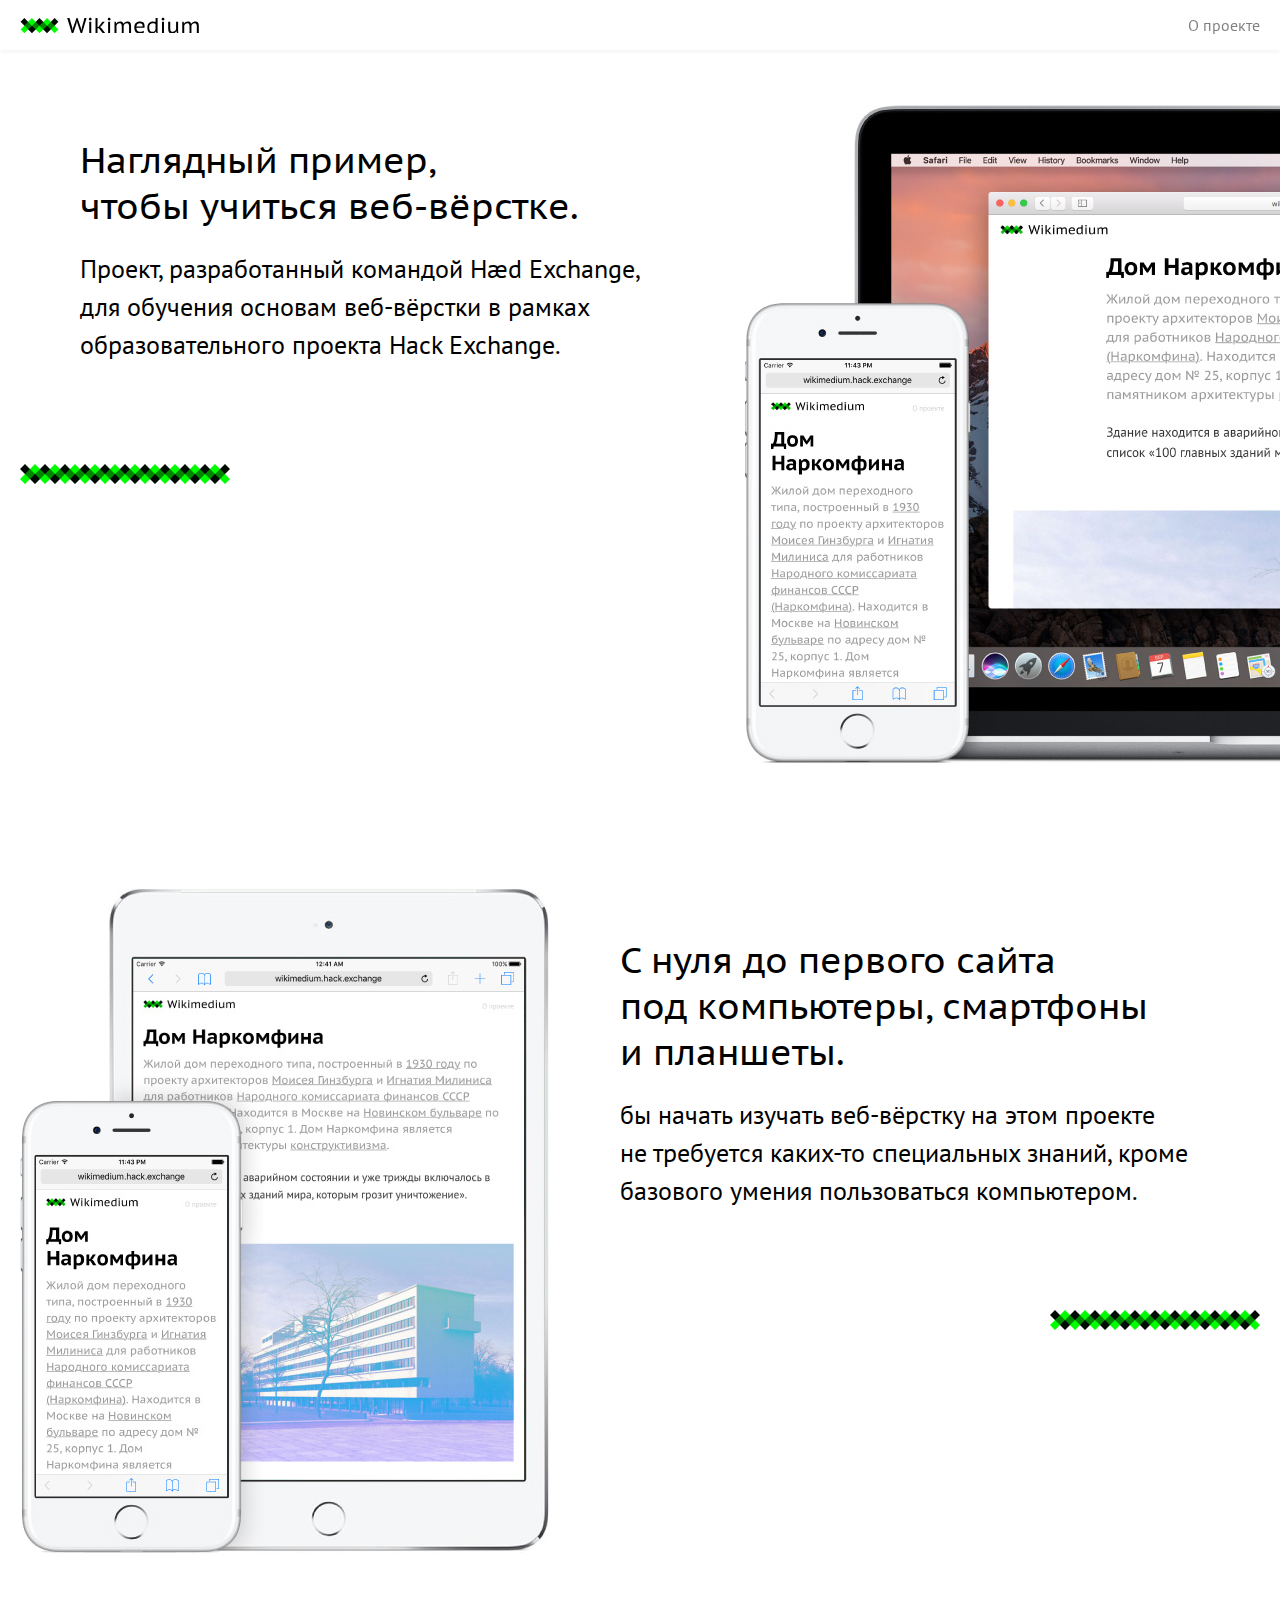
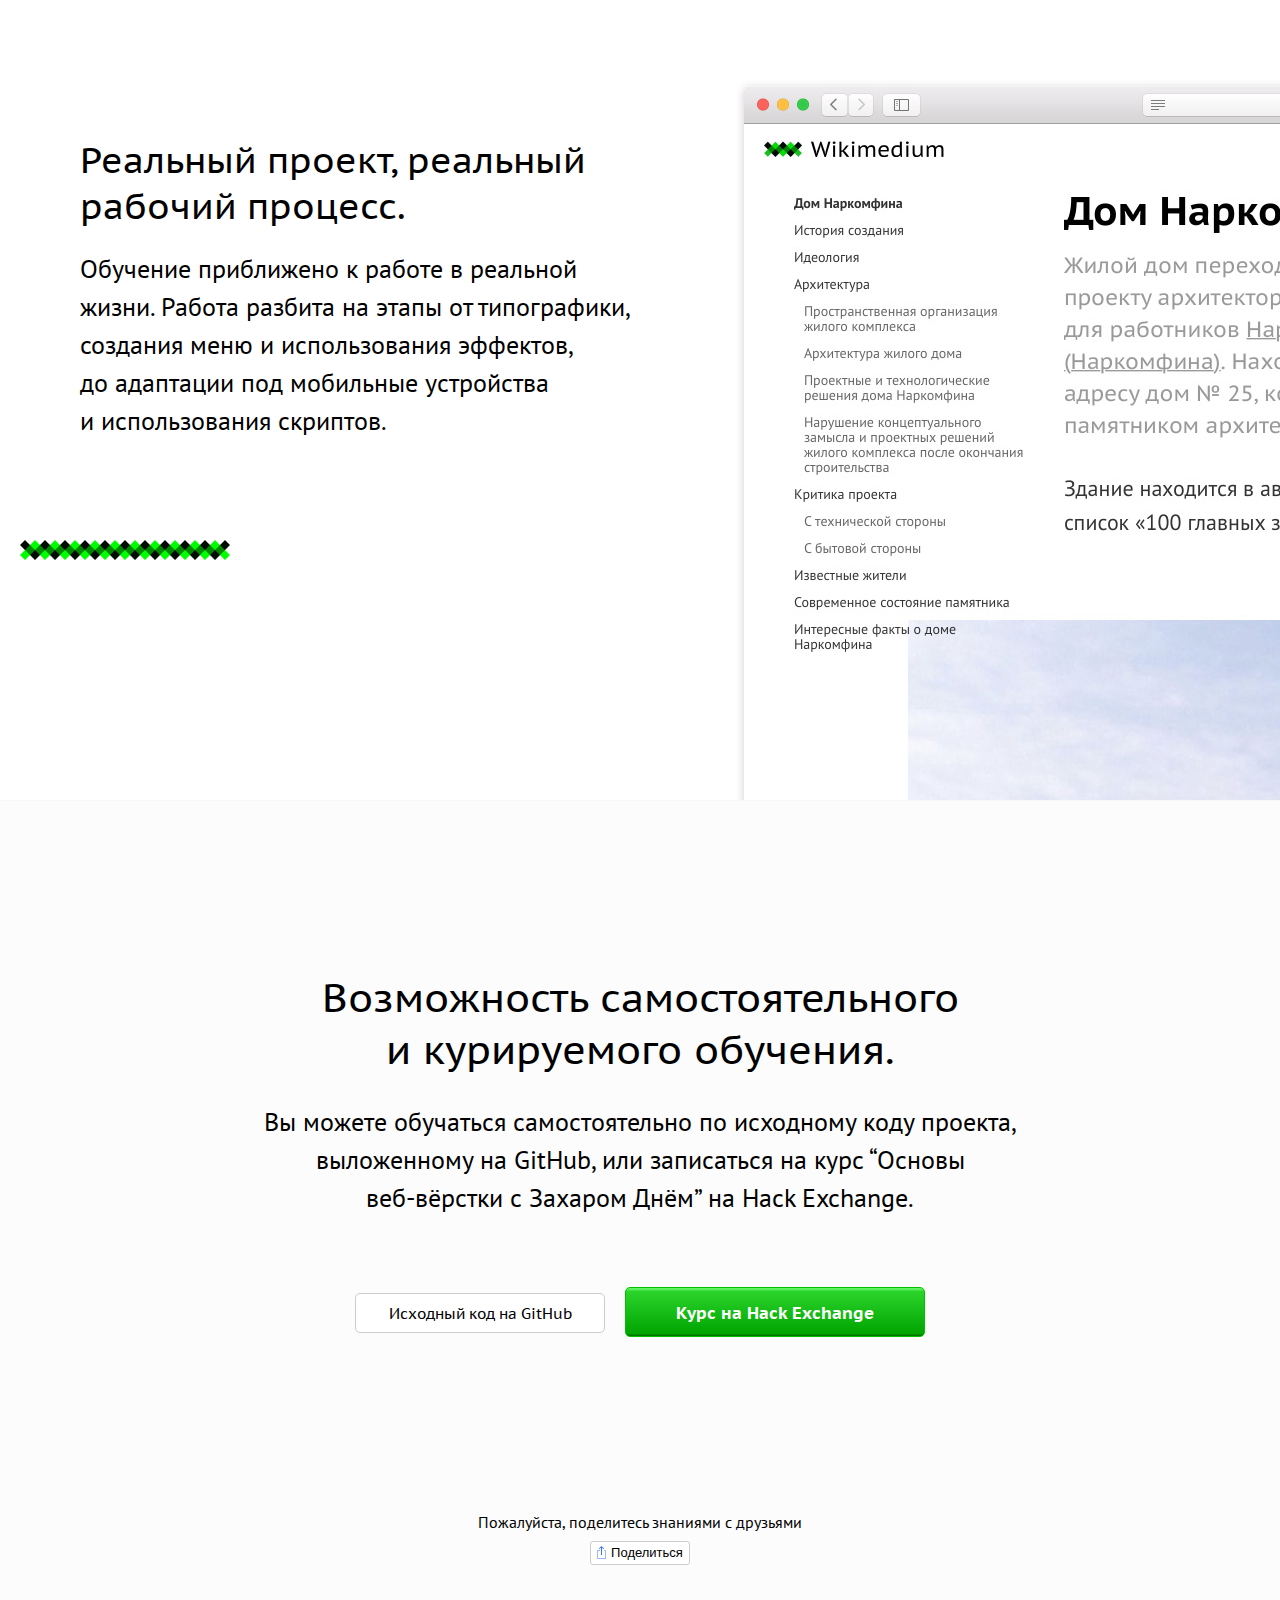
<file: index.html>
<!DOCTYPE html>
<html lang="en">

<head>
  <meta charset="UTF-8">
  <meta name="viewport" content="width=device-width, initial-scale=1.0">
  <meta http-equiv="X-UA-Compatible" content="ie=edge">
  <meta name="keywords" content="wikimedium верстка программирование веб-разработка moscow coding school">
  <meta name="description" content="Проект, разработанный командой Hæd Exchange, для обучения основам веб-вёрстки в рамках образовательного проекта Hack Exchange.">
  <meta name="twitter:" content="wikimedium">

  <meta property="og:type" content="website">
  <meta property="og:url" content="http://wikimedium.hack.exchange">
  <meta property="og:title" content="Wikimedium">
  <meta property="og:description" content="Проект, разработанный командой Hæd Exchange, для обучения основам веб-вёрстки в рамках образовательного проекта Hack Exchange.">
  <meta property="og:image" content="http://wikimedium.hack.exchange/images/share.png">


  <link rel="stylesheet" href="stylesheets/style.css">

  <link rel="icon" type="image/x-icon" href="favicon.ico" />
  <link rel="icon" type="image/png" href="favicon.png" />


  <title>Wikimedium — проект для изучения основ веб-вёрстки</title>

  <script src="javascripts/jquery.js" charset="utf-8"></script>
  <script src="javascripts/social-likes.min.js" charset="utf-8"></script>
  <script src="javascripts/sidebar.js" charset="utf-8"></script>

</head>

<body class="landing">

  <nav class="menubar">
        <a href="posts.html" class="logo"></a>
        <a href="index.html" class="about">О проекте</a>

    </nav>

  <section class="landingWrapper">

    <section class="mainSection left">

      <section>
        <h2>
          Наглядный пример,<br>
          чтобы учиться веб-вёрстке.
        </h2>

        <p>
          Проект, разработанный командой Hæd Exchange,<br>
          для обучения основам веб-вёрстки в рамках<br>
          образовательного проекта Hack Exchange.
        </p>

        <figure class="pattern">

        </figure>

      </section>

      <figure class="mockup" id="mockup1"></figure>

    </section>

    <section class="mainSection right">

      <section>
        <h2>
          С нуля до первого сайта<br>
          под компьютеры, смартфоны<br>
          и планшеты.
        </h2>

        <p>
          бы начать изучать веб-вёрстку на этом проекте<br>
          не требуется каких-то специальных знаний, кроме<br>
          базового умения пользоваться компьютером.
        </p>

        <figure class="pattern">

        </figure>

      </section>

      <figure class="mockup" id="mockup2"></figure>

    </section>

    <section class="mainSection left">

      <section>
        <h2>
          Реальный проект, реальный<br>
          рабочий процесс.
        </h2>

        <p>
          Обучение приближено к работе в реальной<br>
          жизни. Работа разбита на этапы от типографики,<br>
          создания меню и использования эффектов,<br>
          до адаптации под мобильные устройства<br>
          и использования скриптов.
        </p>

        <figure class="pattern">

        </figure>

      </section>

      <figure class="mockup" id="mockup3"></figure>

    </section>

    <section class="mainSection center">

      <section>
        <h2>
          Возможность самостоятельного<br>
          и курируемого обучения.
        </h2>

        <p>
          Вы можете обучаться самостоятельно по исходному<br class="compact"> коду проекта,<br class="full">
          выложенному на GitHub, или записаться<br class="compact"> на курс “Основы<br class="full">
          веб-вёрстки с Захаром Днём”<br class="compact"> на Hack Exchange.<br class="full">
        </p>

        <nav>
          <a class="btn white small" href="https://github.com/ZakharDay/Wikimedium/tree/gh-pages">Исходный код на GitHub</a>
          <a class="btn green large" href="http://lessons.hack.exchange/">Курс на Hack Exchange</a>
        </nav>

      </section>

      <footer>
        <p>Пожалуйста, поделитесь знаниями с друзьями</p>

        <div class="social-likes social-likes_single" data-counters="no" data-url="http://wikimedium.hack.exchange" data-single-title="Поделиться">
          <div class="facebook" title="Поделиться ссылкой на Фейсбуке">Facebook</div>
          <div class="twitter" title="Поделиться ссылкой в Твиттере">Twitter</div>
          <div class="vkontakte" title="Поделиться ссылкой во Вконтакте">Вконтакте</div>
          <div class="plusone" title="Поделиться ссылкой в Гугл-плюсе">Google+</div>
        </div>

      </footer>

    </section>

  </section>

</body>

</html>
</file>
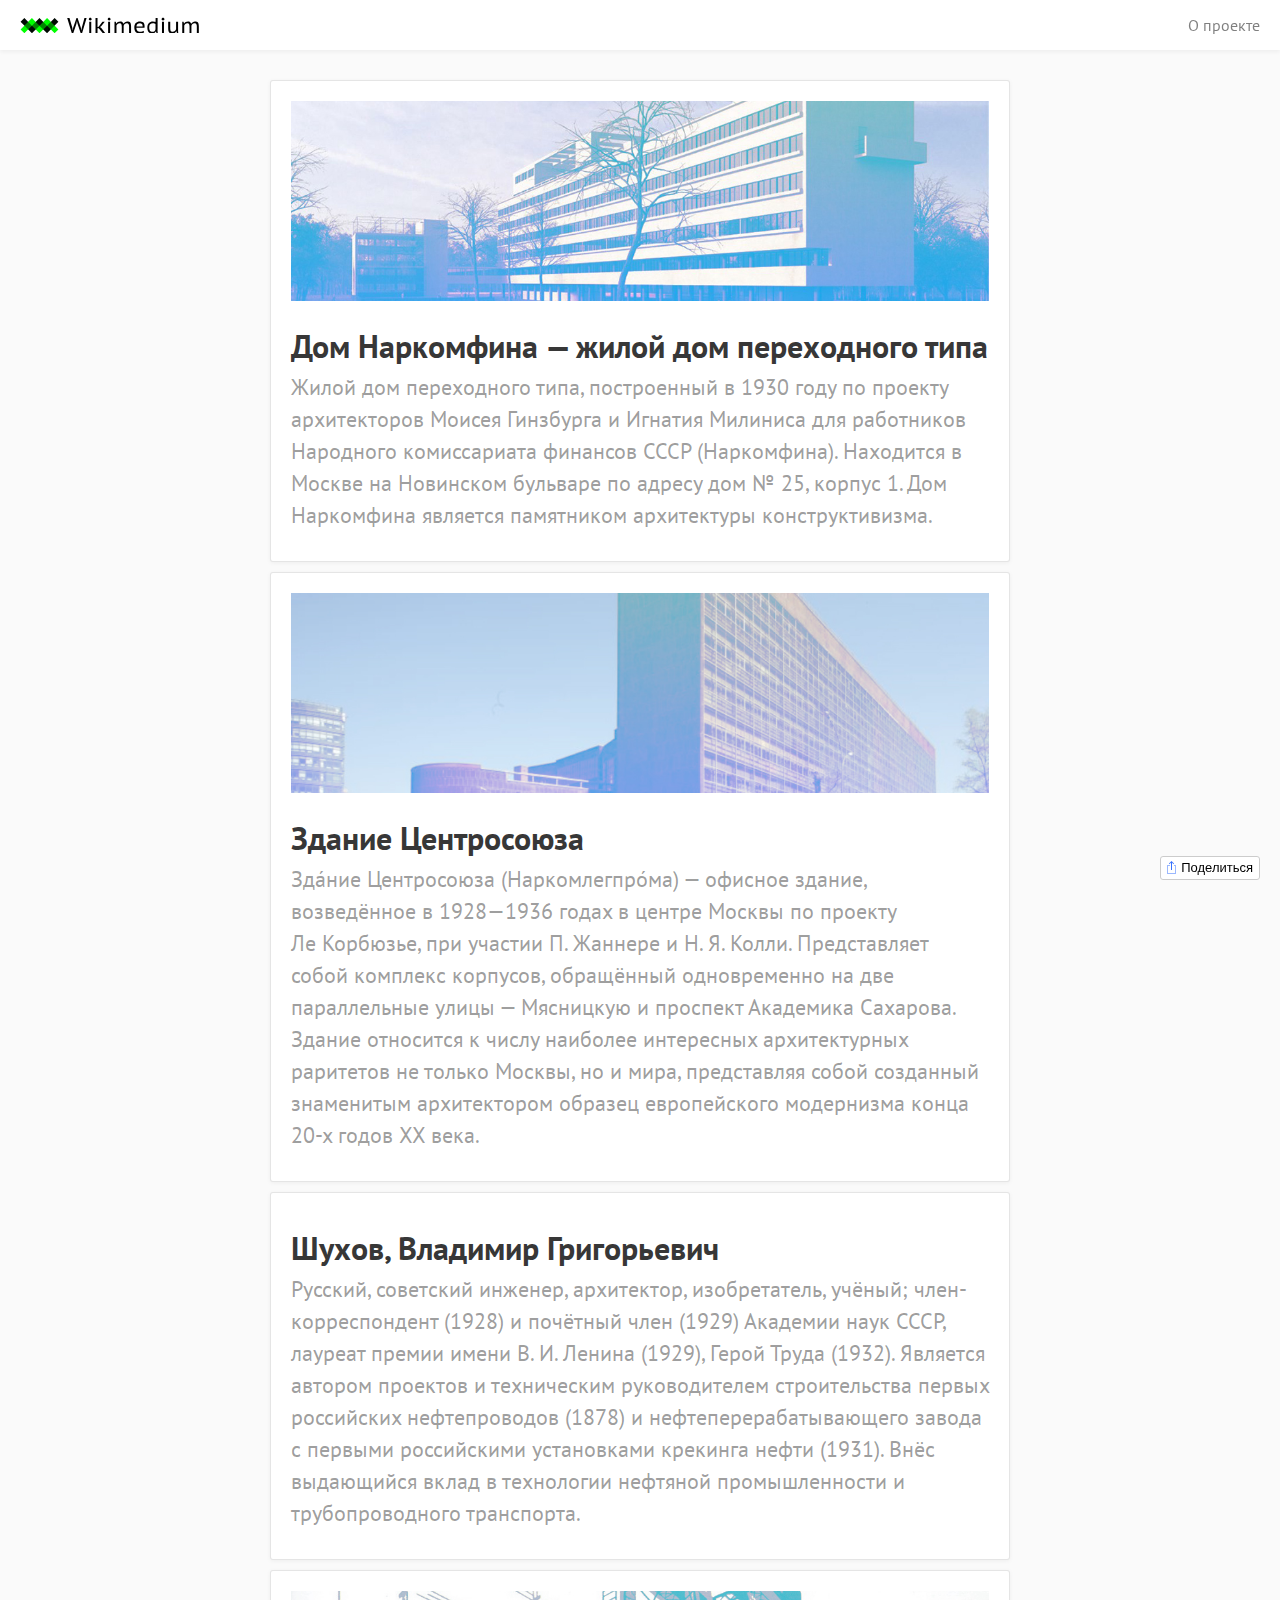
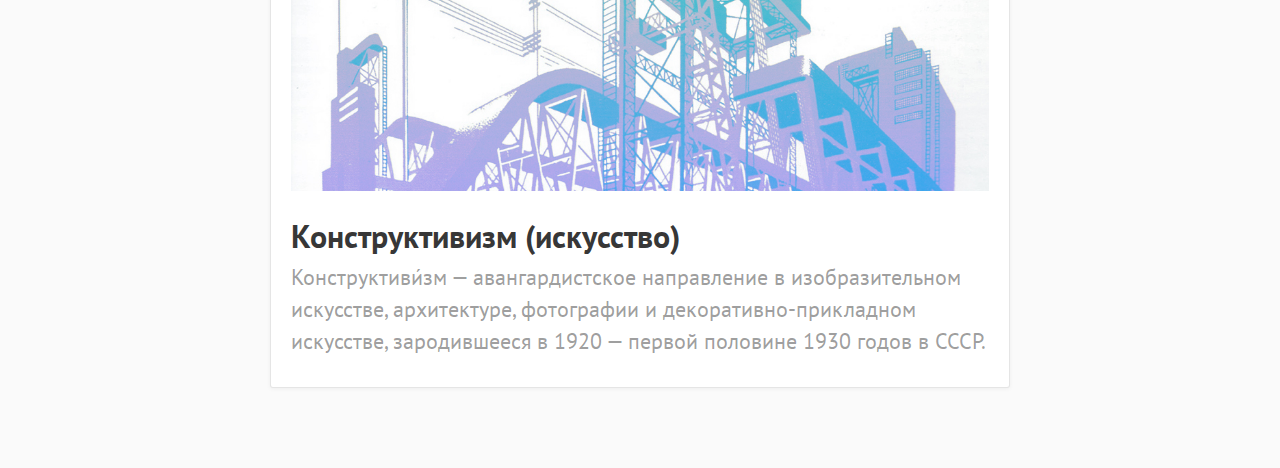
<file: posts.html>
<!DOCTYPE html>
<html lang="en">
<head>
  <meta charset="UTF-8">
  <meta name="viewport" content="width=device-width, initial-scale=1.0">
  <meta http-equiv="X-UA-Compatible" content="ie=edge">
  <meta name="keywords" content="wikimedium верстка программирование веб-разработка moscow coding school">
  <meta name="description" content="Проект, разработанный командой Hæd Exchange, для обучения основам веб-вёрстки в рамках образовательного проекта Hack Exchange.">
  <meta name="twitter:" content="wikimedium">

  <meta property="og:type" content="website">
  <meta property="og:url" content="http://wikimedium.hack.exchange">
  <meta property="og:title" content="Wikimedium">
  <meta property="og:description" content="Проект, разработанный командой Hæd Exchange, для обучения основам веб-вёрстки в рамках образовательного проекта Hack Exchange.">
  <meta property="og:image" content="http://wikimedium.hack.exchange/images/share.png">


  <link rel="stylesheet" href="stylesheets/style.css">

  <link rel="icon" type="image/x-icon" href="favicon.ico" />
  <link rel="icon" type="image/png" href="favicon.png" />


  <title>Wikimedium — проект для изучения основ веб-вёрстки</title>

  <script src="javascripts/jquery.js" charset="utf-8"></script>
  <script src="javascripts/social-likes.min.js" charset="utf-8"></script>
  <script src="javascripts/sidebar.js" charset="utf-8"></script>

</head>
<body class="posts">

  <nav class="menubar">
    <a href="posts.html" class="logo"></a>
    <a href="index.html" class="about">О проекте</a>

  </nav>

  <section class="postsFeed">

    <!-- <header>Цуканов Евгений</header> -->

    <a href="posts/narkomfin.html">
      <figure style="background-image: url(images/posts/narkomfin.jpg);"></figure>
      <h2>Дом Наркомфина — жилой дом переходного типа</h2>
      <p>Жилой дом переходного типа, построенный в 1930 году по проекту архитекторов Моисея Гинзбурга и Игнатия Милиниса для работников Народного комиссариата финансов СССР (Наркомфина). Находится в Москве на Новинском бульваре по адресу дом № 25, корпус 1. Дом Наркомфина является памятником архитектуры конструктивизма.</p>
    </a>

    <!-- <header>Цуканов Евгений</header> -->

    <a href="posts/centrsouz.html">
      <figure style="background-image: url(images/posts/centrosouz.jpg);"></figure>
      <h2>Здание Центросоюза</h2>
      <p>Зда́ние Центросоюза (Наркомлегпро́ма) — офисное здание, возведённое в 1928—1936 годах в центре Москвы по проекту Ле&nbsp;Корбюзье, при участии П. Жаннере и Н. Я. Колли. Представляет собой комплекс корпусов, обращённый одновременно на две параллельные улицы — Мясницкую и проспект Академика Сахарова. Здание относится к числу наиболее интересных архитектурных раритетов не только Москвы, но и мира, представляя собой созданный знаменитым архитектором образец европейского модернизма конца 20-х годов XX века.</p>
    </a>

     <!-- <header>Цуканов Евгений</header>  -->

    <a href="posts/shuhov.html">
      <h2>Шухов, Владимир Григорьевич</h2>
      <p>Русский, советский инженер, архитектор, изобретатель, учёный; член-корреспондент (1928) и почётный член (1929) Академии наук СССР, лауреат премии имени В. И. Ленина (1929), Герой Труда (1932). Является автором проектов и техническим руководителем строительства первых российских нефтепроводов (1878) и нефтеперерабатывающего завода с первыми российскими установками крекинга нефти (1931). Внёс выдающийся вклад в технологии нефтяной промышленности и трубопроводного транспорта.</p>
    </a>

     <!-- <header>Цуканов Евгений</header>  -->

    <a href="posts/construcktivizm.html">
      <figure style="background-image: url(images/posts/constructivism.jpg);"></figure>
      <h2>Конструктивизм (искусство)</h2>
      <p>Конструктиви́зм — авангардистское направление в изобразительном искусстве, архитектуре, фотографии и декоративно-прикладном искусстве, зародившееся в 1920 — первой половине 1930 годов в СССР.</p>
    </a>

  </section>

  <footer class="share">
    <div class="social-likes social-likes_single" data-counters="no" data-url="http://wikimedium.hack.exchange/posts/narkomfin.html" data-single-title="Поделиться">
      <div class="facebook" title="Поделиться ссылкой на Фейсбуке">Facebook</div>
      <div class="twitter" title="Поделиться ссылкой в Твиттере">Twitter</div>
      <div class="vkontakte" title="Поделиться ссылкой во Вконтакте">Вконтакте</div>
      <div class="plusone" title="Поделиться ссылкой в Гугл-плюсе">Google+</div>
    </div>
  </footer>

</body>
</html>
</file>
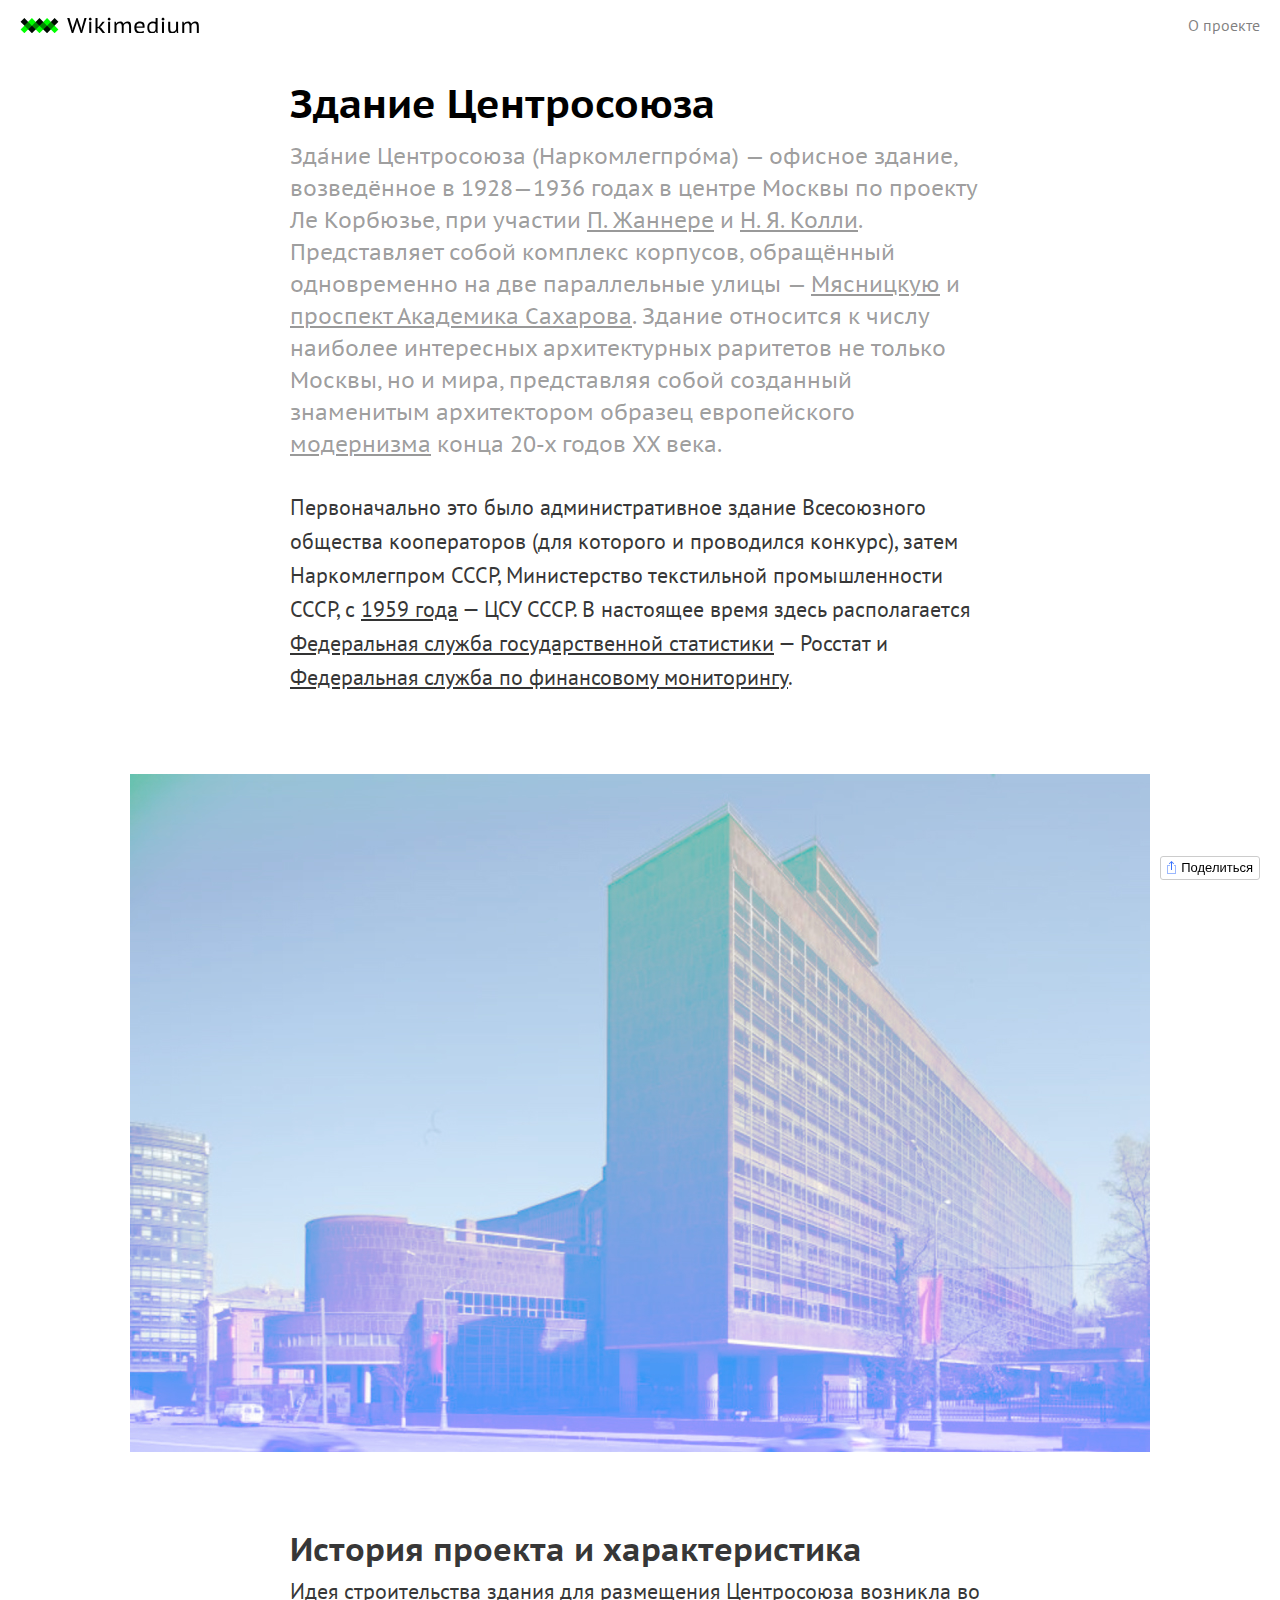
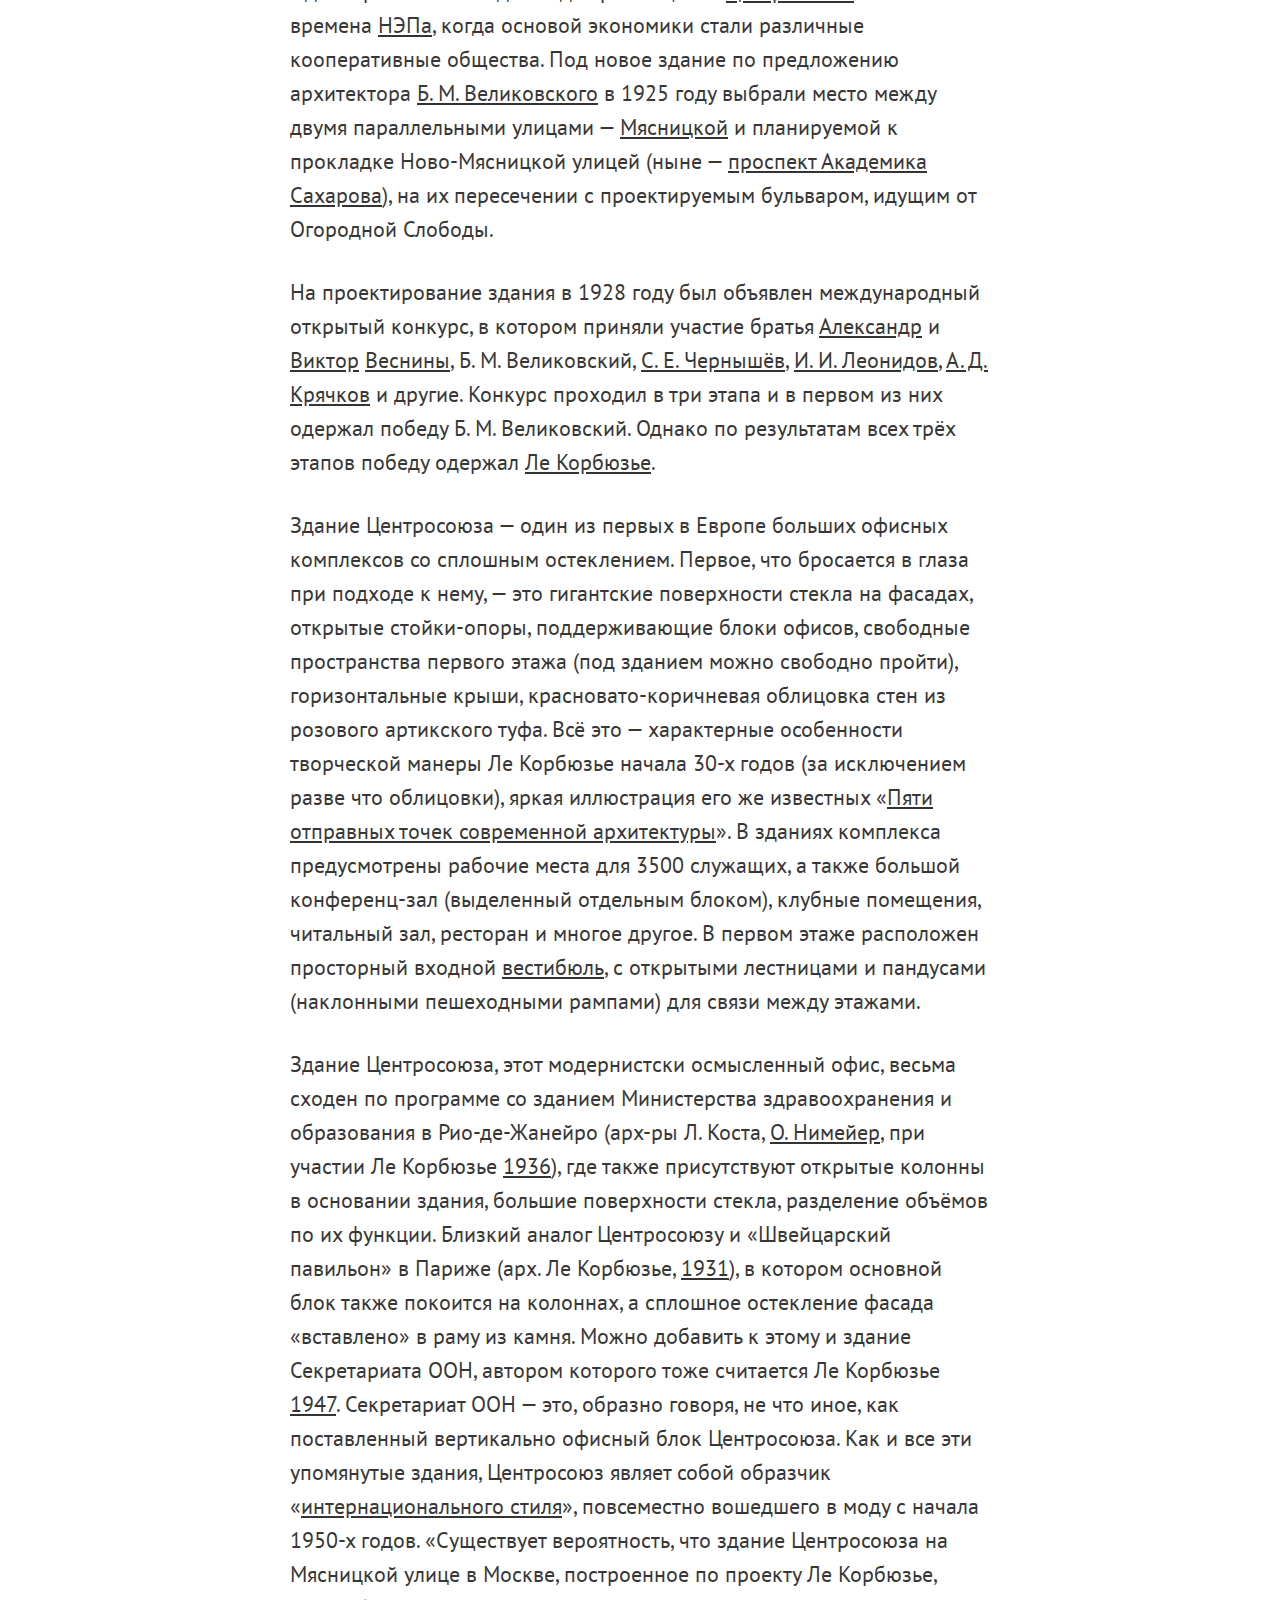
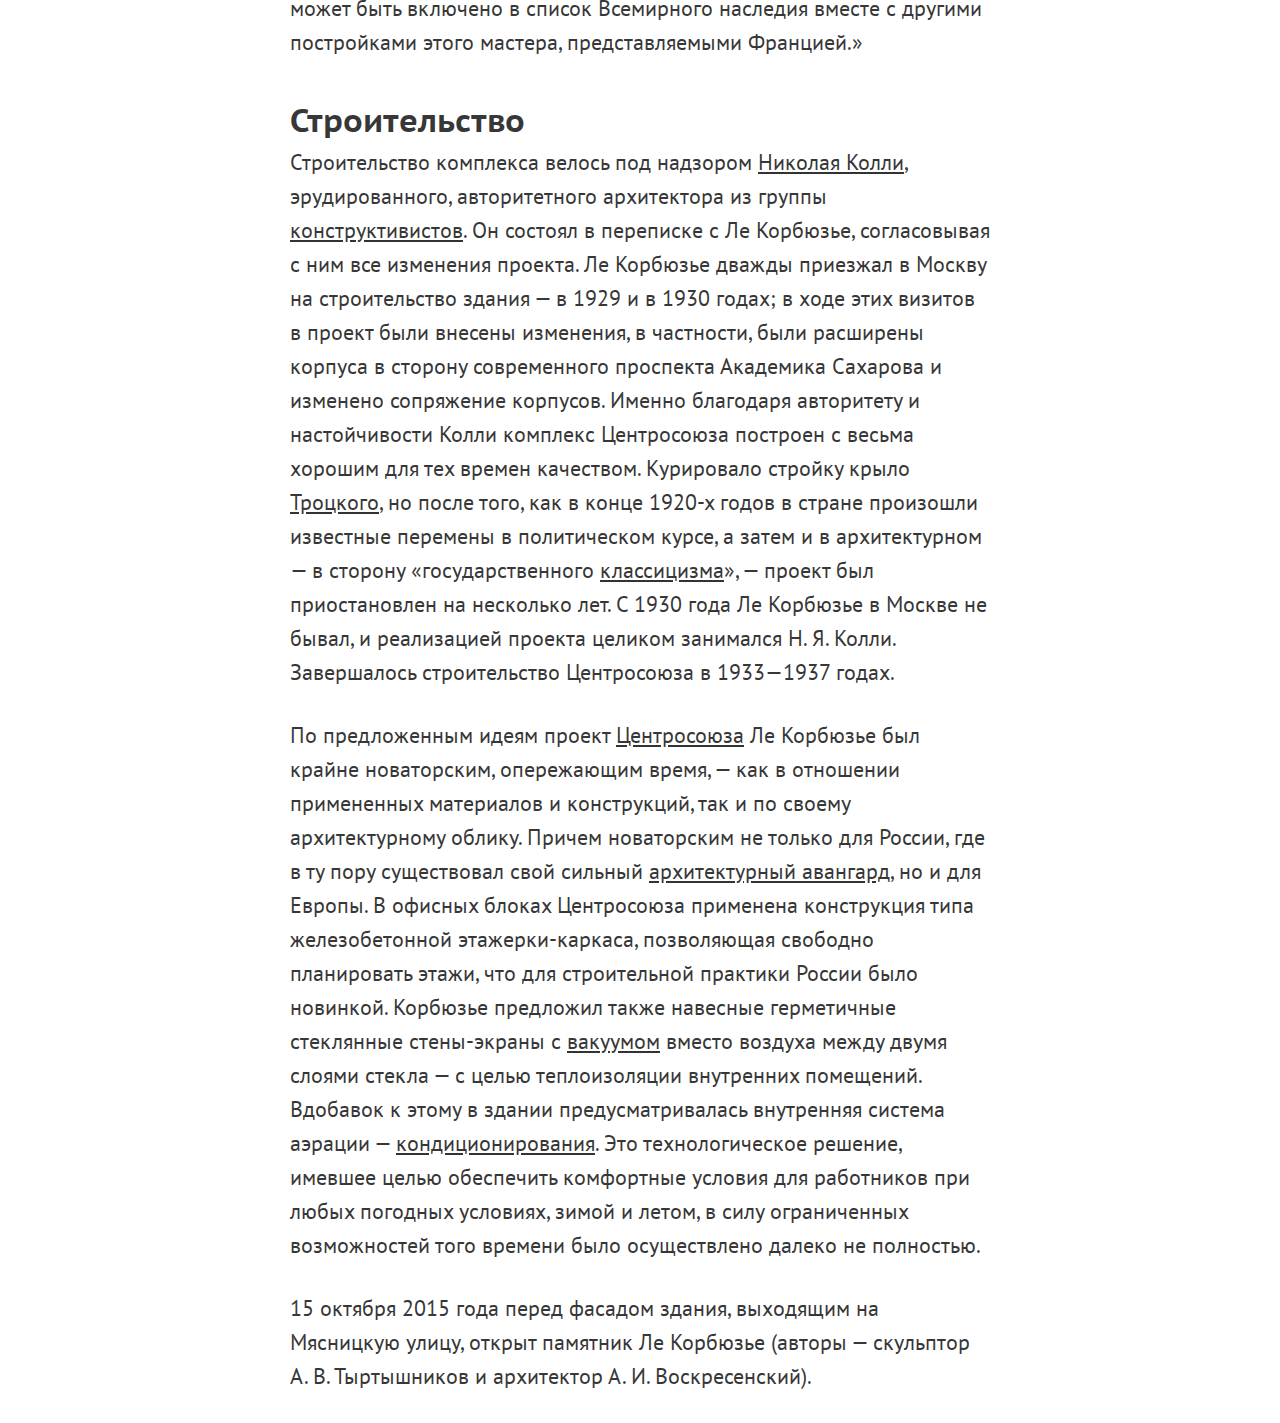
<file: posts/centrsouz.html>
<!DOCTYPE html>
<html>
<head>
  <meta name="viewport" content="width=device-width">
  <meta charset="utf-8">
  <meta name="keywords" content="wikimedium верстка программирование moscow coding school">
  <meta name="description" content="Здание Центросоюза">
  <meta name="twitter:" content="">

  <meta property="og:type" content="article">
  <meta property="og:url" content="http://wikimedium.hack.exchange/posts/narkomfin.html">
  <meta property="og:title" content="Здание Центросоюза">
  <meta property="og:description" content="Здание Центросоюза">
  <meta property="og:image" content="{image_url}">


  <title>Здание Центросоюза</title>

  <link rel="icon" type="image/x-icon" href="../favicon.ico" />
  <link rel="icon" type="image/png" href="../favicon.png" />

  <link rel="stylesheet" href="../stylesheets/style.css">

  <script src="../javascripts/jquery.js" charset="utf-8"></script>
  <script src="../javascripts/social-likes.min.js" charset="utf-8"></script>
  <script src="../javascripts/sidebar.js" charset="utf-8"></script>

</head>


<body>

  <nav class="menubar">
    <a href="../posts.html" class="logo"></a>
    <a href="../index.html" class="about">О проекте</a>

  </nav>

  <nav class="sidebar">
    <ul>
      <li>
        <a href="#s1">Здание Центросоюза</a>
      </li>

      <li>
        <a href="#s2">История проекта и характеристика</a>
      </li>

      <li>
        <a href="#s3">Строительство</a>
      </li>

    </ul>
  </nav>
  <article>
    <h1 id="s1">Здание Центросоюза</h1>
    <p>Зда́ние Центросоюза (Наркомлегпро́ма) — офисное здание, возведённое в 1928—1936 годах в центре Москвы по проекту Ле&nbsp;Корбюзье, при участии <a target="_blank" href="https://ru.wikipedia.org/wiki/%D0%96%D0%B0%D0%BD%D0%BD%D0%B5%D1%80%D0%B5,_%D0%9F%D1%8C%D0%B5%D1%80">П. Жаннере</a> и <a target="_blank" href="https://ru.wikipedia.org/wiki/%D0%9A%D0%BE%D0%BB%D0%BB%D0%B8,_%D0%9D%D0%B8%D0%BA%D0%BE%D0%BB%D0%B0%D0%B9_%D0%94%D0%B6%D0%B5%D0%BC%D1%81%D0%BE%D0%B2%D0%B8%D1%87">Н. Я. Колли</a>. Представляет собой комплекс корпусов, обращённый одновременно на две параллельные улицы — <a target="_blank" href="https://ru.wikipedia.org/wiki/%D0%9C%D1%8F%D1%81%D0%BD%D0%B8%D1%86%D0%BA%D0%B0%D1%8F_%D1%83%D0%BB%D0%B8%D1%86%D0%B0">Мясницкую</a> и <a target="_blank" href="https://ru.wikipedia.org/wiki/%D0%9F%D1%80%D0%BE%D1%81%D0%BF%D0%B5%D0%BA%D1%82_%D0%90%D0%BA%D0%B0%D0%B4%D0%B5%D0%BC%D0%B8%D0%BA%D0%B0_%D0%A1%D0%B0%D1%85%D0%B0%D1%80%D0%BE%D0%B2%D0%B0_(%D0%9C%D0%BE%D1%81%D0%BA%D0%B2%D0%B0)">проспект Академика Сахарова</a>. Здание относится к числу наиболее интересных архитектурных раритетов не только Москвы, но и мира, представляя собой созданный знаменитым архитектором образец европейского <a target="_blank" href="https://ru.wikipedia.org/wiki/%D0%90%D1%80%D1%85%D0%B8%D1%82%D0%B5%D0%BA%D1%82%D1%83%D1%80%D0%BD%D1%8B%D0%B9_%D0%BC%D0%BE%D0%B4%D0%B5%D1%80%D0%BD%D0%B8%D0%B7%D0%BC">модернизма</a> конца 20-х годов XX века.</p>
    <p>Первоначально это было административное здание Всесоюзного общества кооператоров (для которого и проводился конкурс), затем Наркомлегпром СССР, Министерство текстильной промышленности СССР, с <a target="_blank" href="https://ru.wikipedia.org/wiki/1959_%D0%B3%D0%BE%D0%B4">1959 года</a> — ЦСУ СССР. В настоящее время здесь располагается <a target="_blank" href="https://ru.wikipedia.org/wiki/%D0%A4%D0%B5%D0%B4%D0%B5%D1%80%D0%B0%D0%BB%D1%8C%D0%BD%D0%B0%D1%8F_%D1%81%D0%BB%D1%83%D0%B6%D0%B1%D0%B0_%D0%B3%D0%BE%D1%81%D1%83%D0%B4%D0%B0%D1%80%D1%81%D1%82%D0%B2%D0%B5%D0%BD%D0%BD%D0%BE%D0%B9_%D1%81%D1%82%D0%B0%D1%82%D0%B8%D1%81%D1%82%D0%B8%D0%BA%D0%B8">Федеральная служба государственной статистики</a> — Росстат и <a target="_blank" href="https://ru.wikipedia.org/wiki/%D0%A4%D0%B5%D0%B4%D0%B5%D1%80%D0%B0%D0%BB%D1%8C%D0%BD%D0%B0%D1%8F_%D1%81%D0%BB%D1%83%D0%B6%D0%B1%D0%B0_%D0%BF%D0%BE_%D1%84%D0%B8%D0%BD%D0%B0%D0%BD%D1%81%D0%BE%D0%B2%D0%BE%D0%BC%D1%83_%D0%BC%D0%BE%D0%BD%D0%B8%D1%82%D0%BE%D1%80%D0%B8%D0%BD%D0%B3%D1%83">Федеральная служба по финансовому мониторингу</a>.</p>
    <img src="../images/posts/centrosouz.jpg" alt="Здание Центросоюза">

    <h2 id="s2">История проекта и характеристика</h2>
    <p>Идея строительства здания для размещения <a target="_blank" href="https://ru.wikipedia.org/wiki/%D0%A6%D0%B5%D0%BD%D1%82%D1%80%D0%BE%D1%81%D0%BE%D1%8E%D0%B7" target="_blank">Центросоюза</a> возникла во времена <a target="_blank" href="https://ru.wikipedia.org/wiki/%D0%9D%D0%BE%D0%B2%D0%B0%D1%8F_%D1%8D%D0%BA%D0%BE%D0%BD%D0%BE%D0%BC%D0%B8%D1%87%D0%B5%D1%81%D0%BA%D0%B0%D1%8F_%D0%BF%D0%BE%D0%BB%D0%B8%D1%82%D0%B8%D0%BA%D0%B0">НЭПа</a>, когда основой экономики стали различные кооперативные общества. Под новое здание по предложению архитектора <a target="_blank" href="https://ru.wikipedia.org/wiki/%D0%92%D0%B5%D0%BB%D0%B8%D0%BA%D0%BE%D0%B2%D1%81%D0%BA%D0%B8%D0%B9,_%D0%91%D0%BE%D1%80%D0%B8%D1%81_%D0%9C%D0%B8%D1%85%D0%B0%D0%B9%D0%BB%D0%BE%D0%B2%D0%B8%D1%87">Б. М. Великовского</a> в 1925 году выбрали место между двумя параллельными улицами — <a target="_blank" href="https://ru.wikipedia.org/wiki/%D0%9C%D1%8F%D1%81%D0%BD%D0%B8%D1%86%D0%BA%D0%B0%D1%8F_%D1%83%D0%BB%D0%B8%D1%86%D0%B0">Мясницкой</a> и планируемой к прокладке Ново-Мясницкой улицей (ныне — <a target="_blank" href="https://ru.wikipedia.org/wiki/%D0%9F%D1%80%D0%BE%D1%81%D0%BF%D0%B5%D0%BA%D1%82_%D0%90%D0%BA%D0%B0%D0%B4%D0%B5%D0%BC%D0%B8%D0%BA%D0%B0_%D0%A1%D0%B0%D1%85%D0%B0%D1%80%D0%BE%D0%B2%D0%B0_(%D0%9C%D0%BE%D1%81%D0%BA%D0%B2%D0%B0)">проспект Академика Сахарова</a>), на их пересечении с проектируемым бульваром, идущим от Огородной Слободы.</p>
    <p>На проектирование здания в 1928 году был объявлен международный открытый конкурс, в котором приняли участие братья <a target="_blank" href="https://ru.wikipedia.org/wiki/%D0%92%D0%B5%D1%81%D0%BD%D0%B8%D0%BD,_%D0%90%D0%BB%D0%B5%D0%BA%D1%81%D0%B0%D0%BD%D0%B4%D1%80_%D0%90%D0%BB%D0%B5%D0%BA%D1%81%D0%B0%D0%BD%D0%B4%D1%80%D0%BE%D0%B2%D0%B8%D1%87">Александр</a> и <a target="_blank" href="https://ru.wikipedia.org/wiki/%D0%92%D0%B5%D1%81%D0%BD%D0%B8%D0%BD,_%D0%92%D0%B8%D0%BA%D1%82%D0%BE%D1%80_%D0%90%D0%BB%D0%B5%D0%BA%D1%81%D0%B0%D0%BD%D0%B4%D1%80%D0%BE%D0%B2%D0%B8%D1%87">Виктор</a> <a target="_blank" href="https://ru.wikipedia.org/wiki/%D0%92%D0%B5%D1%81%D0%BD%D0%B8%D0%BD%D1%8B">Веснины</a>, Б. М. Великовский, <a target="_blank" href="https://ru.wikipedia.org/wiki/%D0%A7%D0%B5%D1%80%D0%BD%D1%8B%D1%88%D1%91%D0%B2,_%D0%A1%D0%B5%D1%80%D0%B3%D0%B5%D0%B9_%D0%95%D0%B3%D0%BE%D1%80%D0%BE%D0%B2%D0%B8%D1%87">С. Е. Чернышёв</a>, <a target="_blank" href="https://ru.wikipedia.org/wiki/%D0%9B%D0%B5%D0%BE%D0%BD%D0%B8%D0%B4%D0%BE%D0%B2,_%D0%98%D0%B2%D0%B0%D0%BD_%D0%98%D0%BB%D1%8C%D0%B8%D1%87">И. И. Леонидов</a>, <a target="_blank" href="https://ru.wikipedia.org/wiki/%D0%9A%D1%80%D1%8F%D1%87%D0%BA%D0%BE%D0%B2,_%D0%90%D0%BD%D0%B4%D1%80%D0%B5%D0%B9_%D0%94%D0%BC%D0%B8%D1%82%D1%80%D0%B8%D0%B5%D0%B2%D0%B8%D1%87">А. Д. Крячков</a> и другие. Конкурс проходил в три этапа и в первом из них одержал победу Б. М. Великовский. Однако по результатам всех трёх этапов победу одержал <a target="_blank" href="https://ru.wikipedia.org/wiki/%D0%9B%D0%B5_%D0%9A%D0%BE%D1%80%D0%B1%D1%8E%D0%B7%D1%8C%D0%B5">Ле&nbsp;Корбюзье</a>.</p>
    <p>Здание Центросоюза — один из первых в Европе больших офисных комплексов со сплошным остеклением. Первое, что бросается в глаза при подходе к нему, — это гигантские поверхности стекла на фасадах, открытые стойки-опоры, поддерживающие блоки офисов, свободные пространства первого этажа (под зданием можно свободно пройти), горизонтальные крыши, красновато-коричневая облицовка стен из розового артикского туфа. Всё это — характерные особенности творческой манеры Ле&nbsp;Корбюзье начала 30-х годов (за исключением разве что облицовки), яркая иллюстрация его же известных «<a target="_blank" href="https://ru.wikipedia.org/wiki/%D0%9F%D1%8F%D1%82%D1%8C_%D0%BE%D1%82%D0%BF%D1%80%D0%B0%D0%B2%D0%BD%D1%8B%D1%85_%D1%82%D0%BE%D1%87%D0%B5%D0%BA_%D1%81%D0%BE%D0%B2%D1%80%D0%B5%D0%BC%D0%B5%D0%BD%D0%BD%D0%BE%D0%B9_%D0%B0%D1%80%D1%85%D0%B8%D1%82%D0%B5%D0%BA%D1%82%D1%83%D1%80%D1%8B">Пяти отправных точек современной архитектуры</a>». В зданиях комплекса предусмотрены рабочие места для 3500 служащих, а также большой конференц-зал (выделенный отдельным блоком), клубные помещения, читальный зал, ресторан и многое другое. В первом этаже расположен просторный входной <a target="_blank" href="https://ru.wikipedia.org/wiki/%D0%92%D0%B5%D1%81%D1%82%D0%B8%D0%B1%D1%8E%D0%BB%D1%8C">вестибюль</a>, с открытыми лестницами и пандусами (наклонными пешеходными рампами) для связи между этажами.</p>
    <p>Здание Центросоюза, этот модернистски осмысленный офис, весьма сходен по программе со зданием Министерства здравоохранения и образования в Рио-де-Жанейро (арх-ры Л. Коста, <a target="_blank" href="https://ru.wikipedia.org/wiki/%D0%9D%D0%B8%D0%BC%D0%B5%D0%B9%D0%B5%D1%80,_%D0%9E%D1%81%D0%BA%D0%B0%D1%80">О. Нимейер</a>, при участии Ле&nbsp;Корбюзье <a target="_blank" href="https://ru.wikipedia.org/wiki/1936">1936</a>), где также присутствуют открытые колонны в основании здания, большие поверхности стекла, разделение объёмов по их функции. Близкий аналог Центросоюзу и «Швейцарский павильон» в Париже (арх. Ле&nbsp;Корбюзье, <a target="_blank" href="https://ru.wikipedia.org/wiki/1931">1931</a>), в котором основной блок также покоится на колоннах, а сплошное остекление фасада «вставлено» в раму из камня. Можно добавить к этому и здание Секретариата ООН, автором которого тоже считается Ле&nbsp;Корбюзье <a target="_blank" href="https://ru.wikipedia.org/wiki/1947">1947</a>. Секретариат ООН — это, образно говоря, не что иное, как поставленный вертикально офисный блок Центросоюза. Как и все эти упомянутые здания, Центросоюз являет собой образчик «<a target="_blank" href="https://ru.wikipedia.org/wiki/%D0%98%D0%BD%D1%82%D0%B5%D1%80%D0%BD%D0%B0%D1%86%D0%B8%D0%BE%D0%BD%D0%B0%D0%BB%D1%8C%D0%BD%D1%8B%D0%B9_%D1%81%D1%82%D0%B8%D0%BB%D1%8C">интернационального стиля</a>», повсеместно вошедшего в моду с начала 1950-х годов. «Существует вероятность, что здание Центросоюза на Мясницкой улице в Москве, построенное по проекту Ле&nbsp;Корбюзье, может быть включено в список Всемирного наследия вместе с другими постройками этого мастера, представляемыми Францией.»</p>

    <h2 id="s3">Строительство</h2>
    <p>Строительство комплекса велось под надзором <a target="_blank" href="https://ru.wikipedia.org/wiki/%D0%9A%D0%BE%D0%BB%D0%BB%D0%B8,_%D0%9D%D0%B8%D0%BA%D0%BE%D0%BB%D0%B0%D0%B9_%D0%AF%D0%BA%D0%BE%D0%B2%D0%BB%D0%B5%D0%B2%D0%B8%D1%87">Николая Колли</a>, эрудированного, авторитетного архитектора из группы <a target="_blank" href="https://ru.wikipedia.org/wiki/%D0%9A%D0%BE%D0%BD%D1%81%D1%82%D1%80%D1%83%D0%BA%D1%82%D0%B8%D0%B2%D0%B8%D0%B7%D0%BC_(%D0%B8%D1%81%D0%BA%D1%83%D1%81%D1%81%D1%82%D0%B2%D0%BE)">конструктивистов</a>. Он состоял в переписке с Ле&nbsp;Корбюзье, согласовывая с ним все изменения проекта. Ле&nbsp;Корбюзье дважды приезжал в Москву на строительство здания — в 1929 и в 1930 годах; в ходе этих визитов в проект были внесены изменения, в частности, были расширены корпуса в сторону современного проспекта Академика Сахарова и изменено сопряжение корпусов. Именно благодаря авторитету и настойчивости Колли комплекс Центросоюза построен с весьма хорошим для тех времен качеством. Курировало стройку крыло <a target="_blank" href="https://ru.wikipedia.org/wiki/%D0%A2%D1%80%D0%BE%D1%86%D0%BA%D0%B8%D0%B9,_%D0%9B%D0%B5%D0%B2">Троцкого</a>, но после того, как в конце 1920-х годов в стране произошли известные перемены в политическом курсе, а затем и в архитектурном — в сторону «государственного <a target="_blank" href="https://ru.wikipedia.org/wiki/%D0%9A%D0%BB%D0%B0%D1%81%D1%81%D0%B8%D1%86%D0%B8%D0%B7%D0%BC">классицизма</a>», — проект был приостановлен на несколько лет. С 1930 года Ле&nbsp;Корбюзье в Москве не бывал, и реализацией проекта целиком занимался Н. Я. Колли. Завершалось строительство Центросоюза в 1933—1937 годах.</p>
    <p>По предложенным идеям проект <a target="_blank" href="https://ru.wikipedia.org/wiki/%D0%A6%D0%B5%D0%BD%D1%82%D1%80%D0%BE%D1%81%D0%BE%D1%8E%D0%B7">Центросоюза</a> Ле&nbsp;Корбюзье был крайне новаторским, опережающим время, — как в отношении примененных материалов и конструкций, так и по своему архитектурному облику. Причем новаторским не только для России, где в ту пору существовал свой сильный <a target="_blank" href="https://ru.wikipedia.org/wiki/%D0%9A%D0%BE%D0%BD%D1%81%D1%82%D1%80%D1%83%D0%BA%D1%82%D0%B8%D0%B2%D0%B8%D0%B7%D0%BC_(%D0%B8%D1%81%D0%BA%D1%83%D1%81%D1%81%D1%82%D0%B2%D0%BE)">архитектурный авангард</a>, но и для Европы. В офисных блоках Центросоюза применена конструкция типа железобетонной этажерки-каркаса, позволяющая свободно планировать этажи, что для строительной практики России было новинкой. Корбюзье предложил также навесные герметичные стеклянные стены-экраны с <a target="_blank" href="https://ru.wikipedia.org/wiki/%D0%92%D0%B0%D0%BA%D1%83%D1%83%D0%BC">вакуумом</a> вместо воздуха между двумя слоями стекла — с целью теплоизоляции внутренних помещений. Вдобавок к этому в здании предусматривалась внутренняя система аэрации — <a target="_blank" href="https://ru.wikipedia.org/wiki/%D0%9A%D0%BE%D0%BD%D0%B4%D0%B8%D1%86%D0%B8%D0%BE%D0%BD%D0%B8%D1%80%D0%BE%D0%B2%D0%B0%D0%BD%D0%B8%D0%B5">кондиционирования</a>. Это технологическое решение, имевшее целью обеспечить комфортные условия для работников при любых погодных условиях, зимой и летом, в силу ограниченных возможностей того времени было осуществлено далеко не полностью.</p>
    <p>15 октября 2015 года перед фасадом здания, выходящим на Мясницкую улицу, открыт памятник Ле&nbsp;Корбюзье (авторы — скульптор А. В. Тыртышников и архитектор А. И. Воскресенский).</p>
  </article>
  <footer class="share">
    <div class="social-likes social-likes_single" data-counters="no" data-url="http://wikimedium.hack.exchange/posts/narkomfin.html" data-single-title="Поделиться">
      <div class="facebook" title="Поделиться ссылкой на Фейсбуке">Facebook</div>
      <div class="twitter" title="Поделиться ссылкой в Твиттере">Twitter</div>
      <div class="vkontakte" title="Поделиться ссылкой во Вконтакте">Вконтакте</div>
      <div class="plusone" title="Поделиться ссылкой в Гугл-плюсе">Google+</div>
    </div>
  </footer>
</body>
</html>
</file>
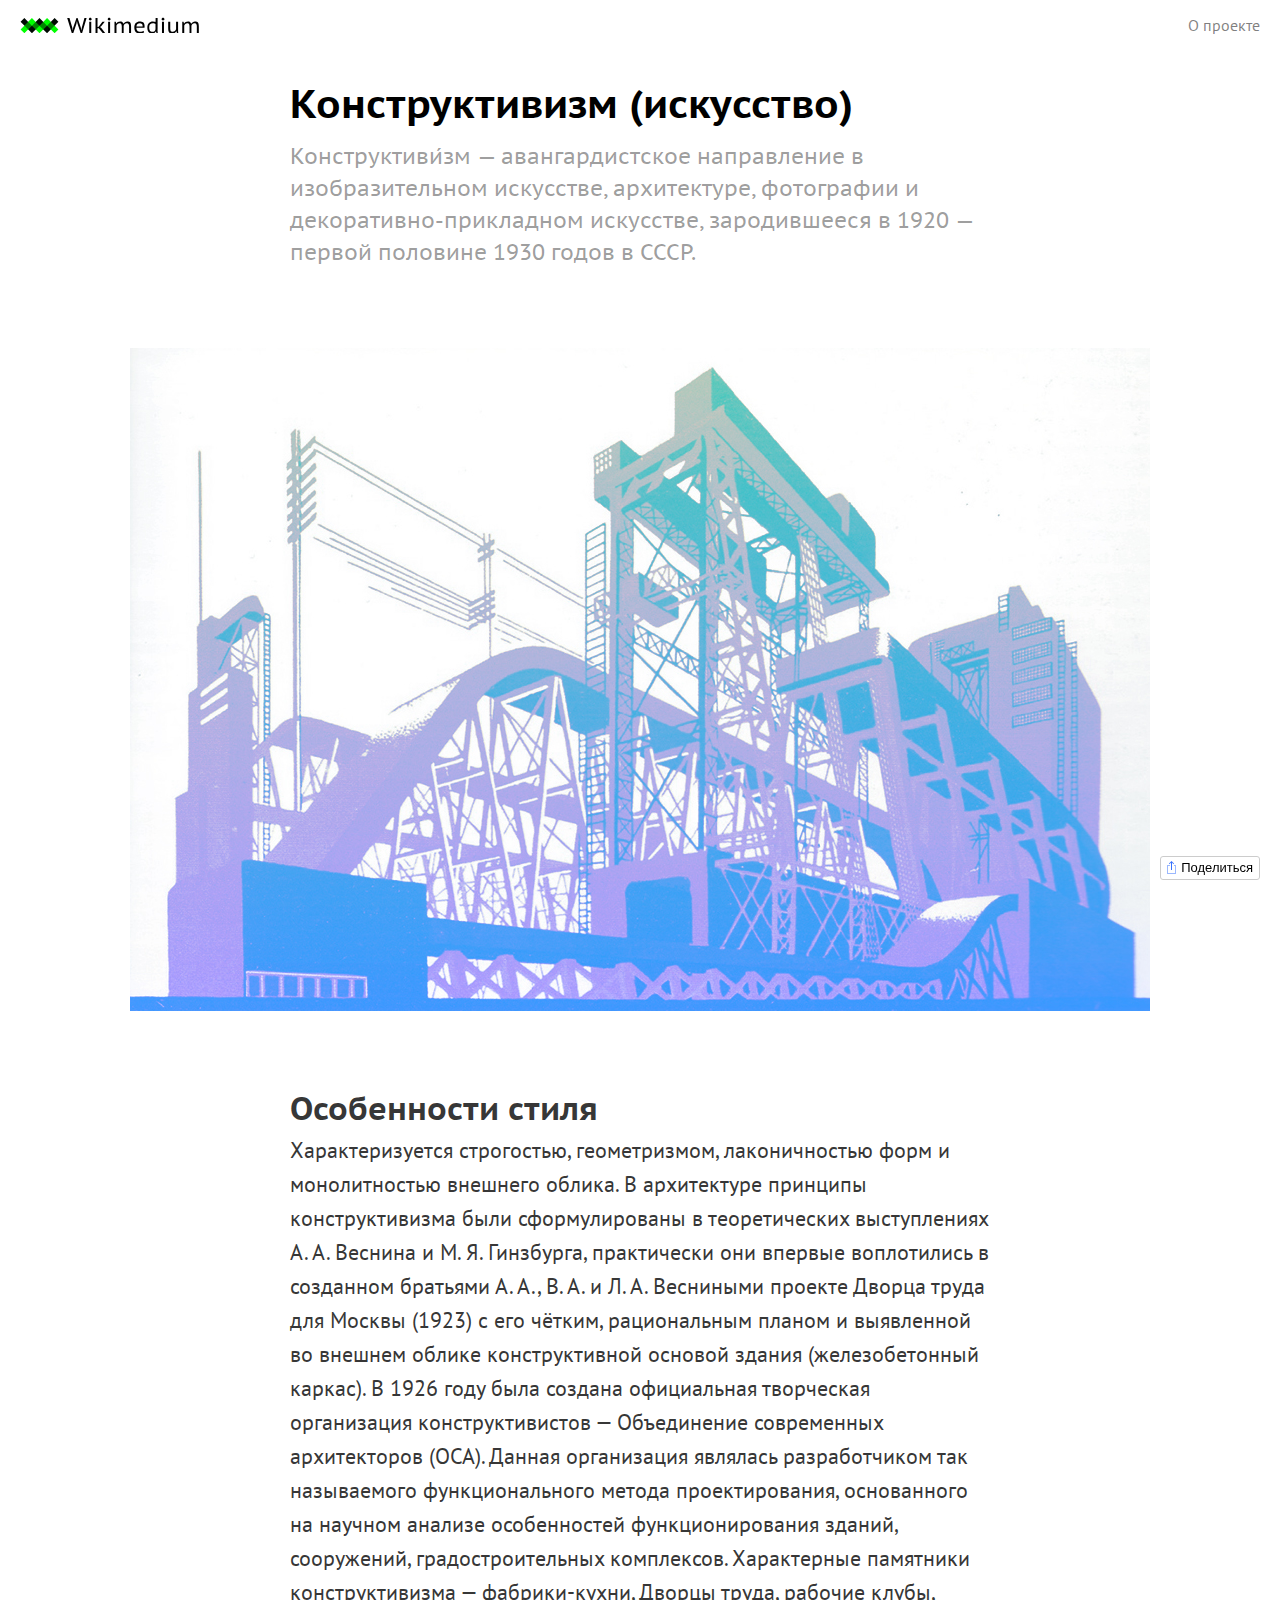
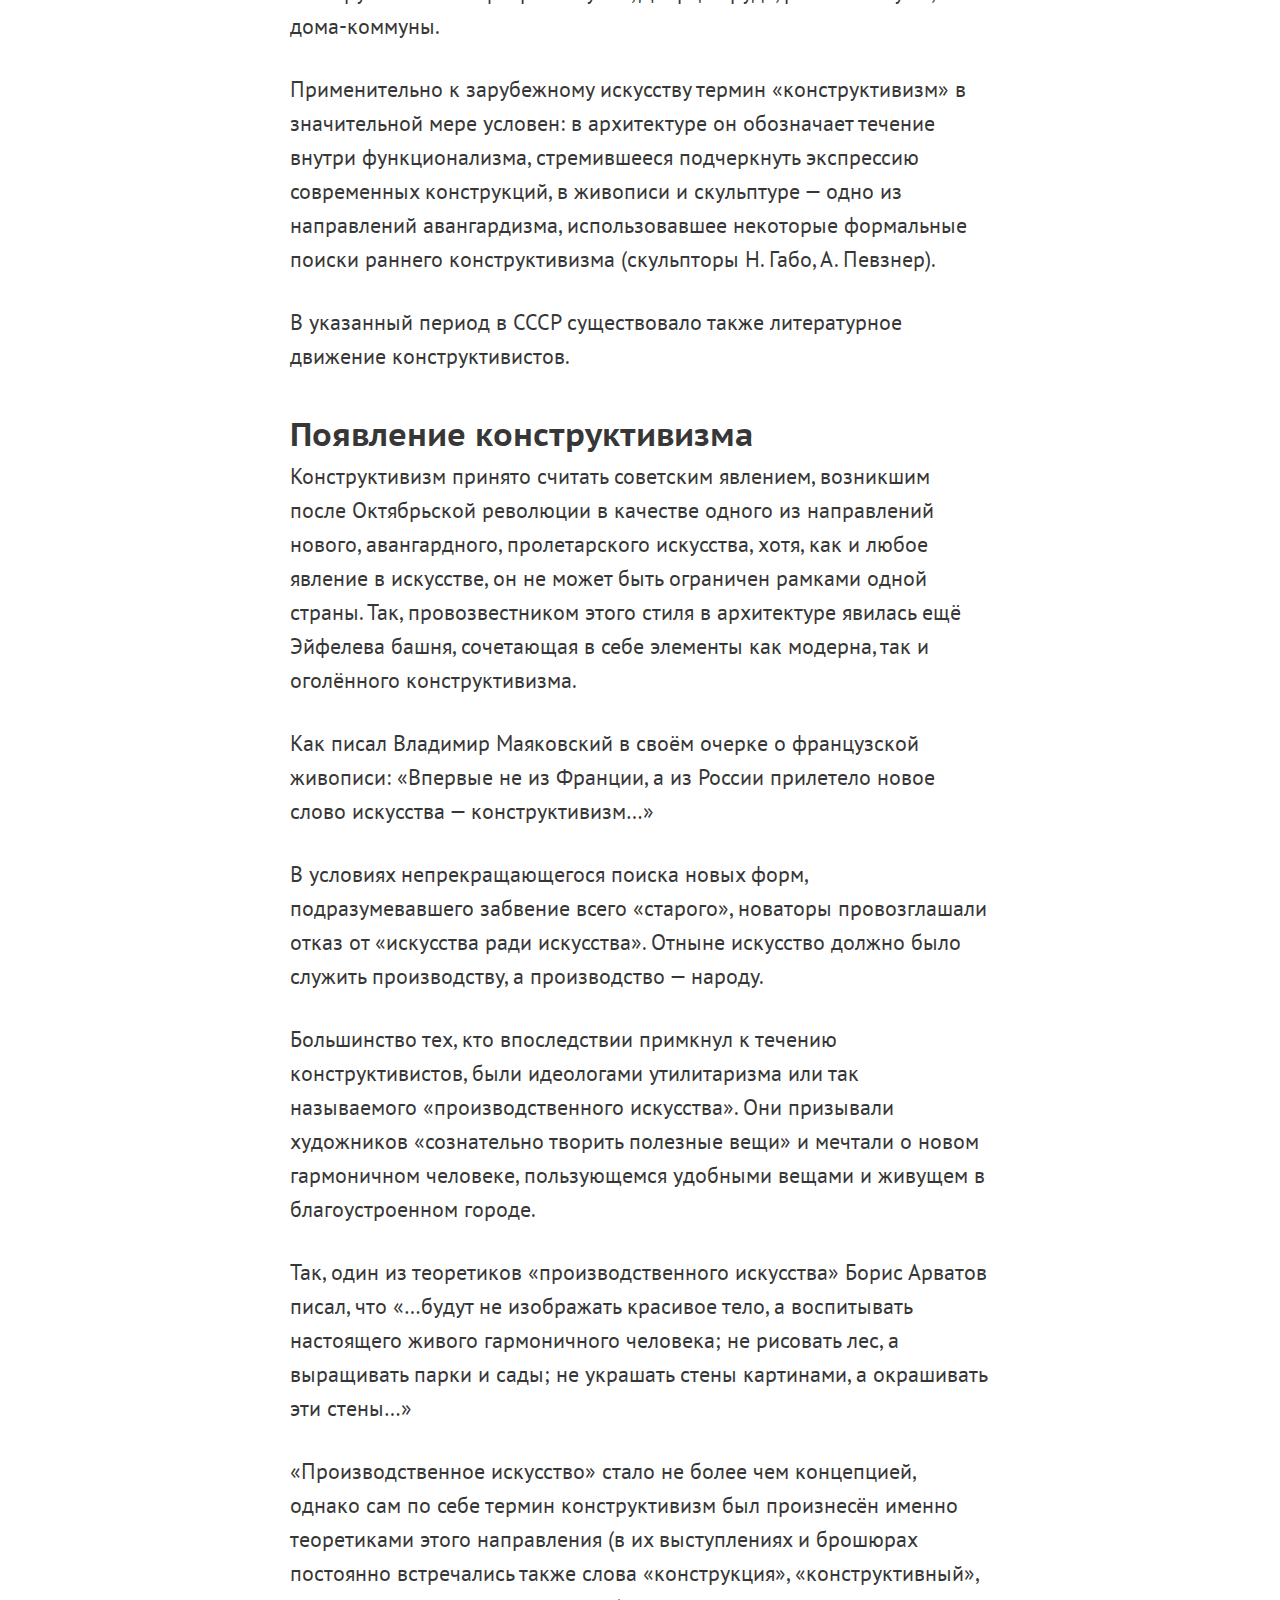
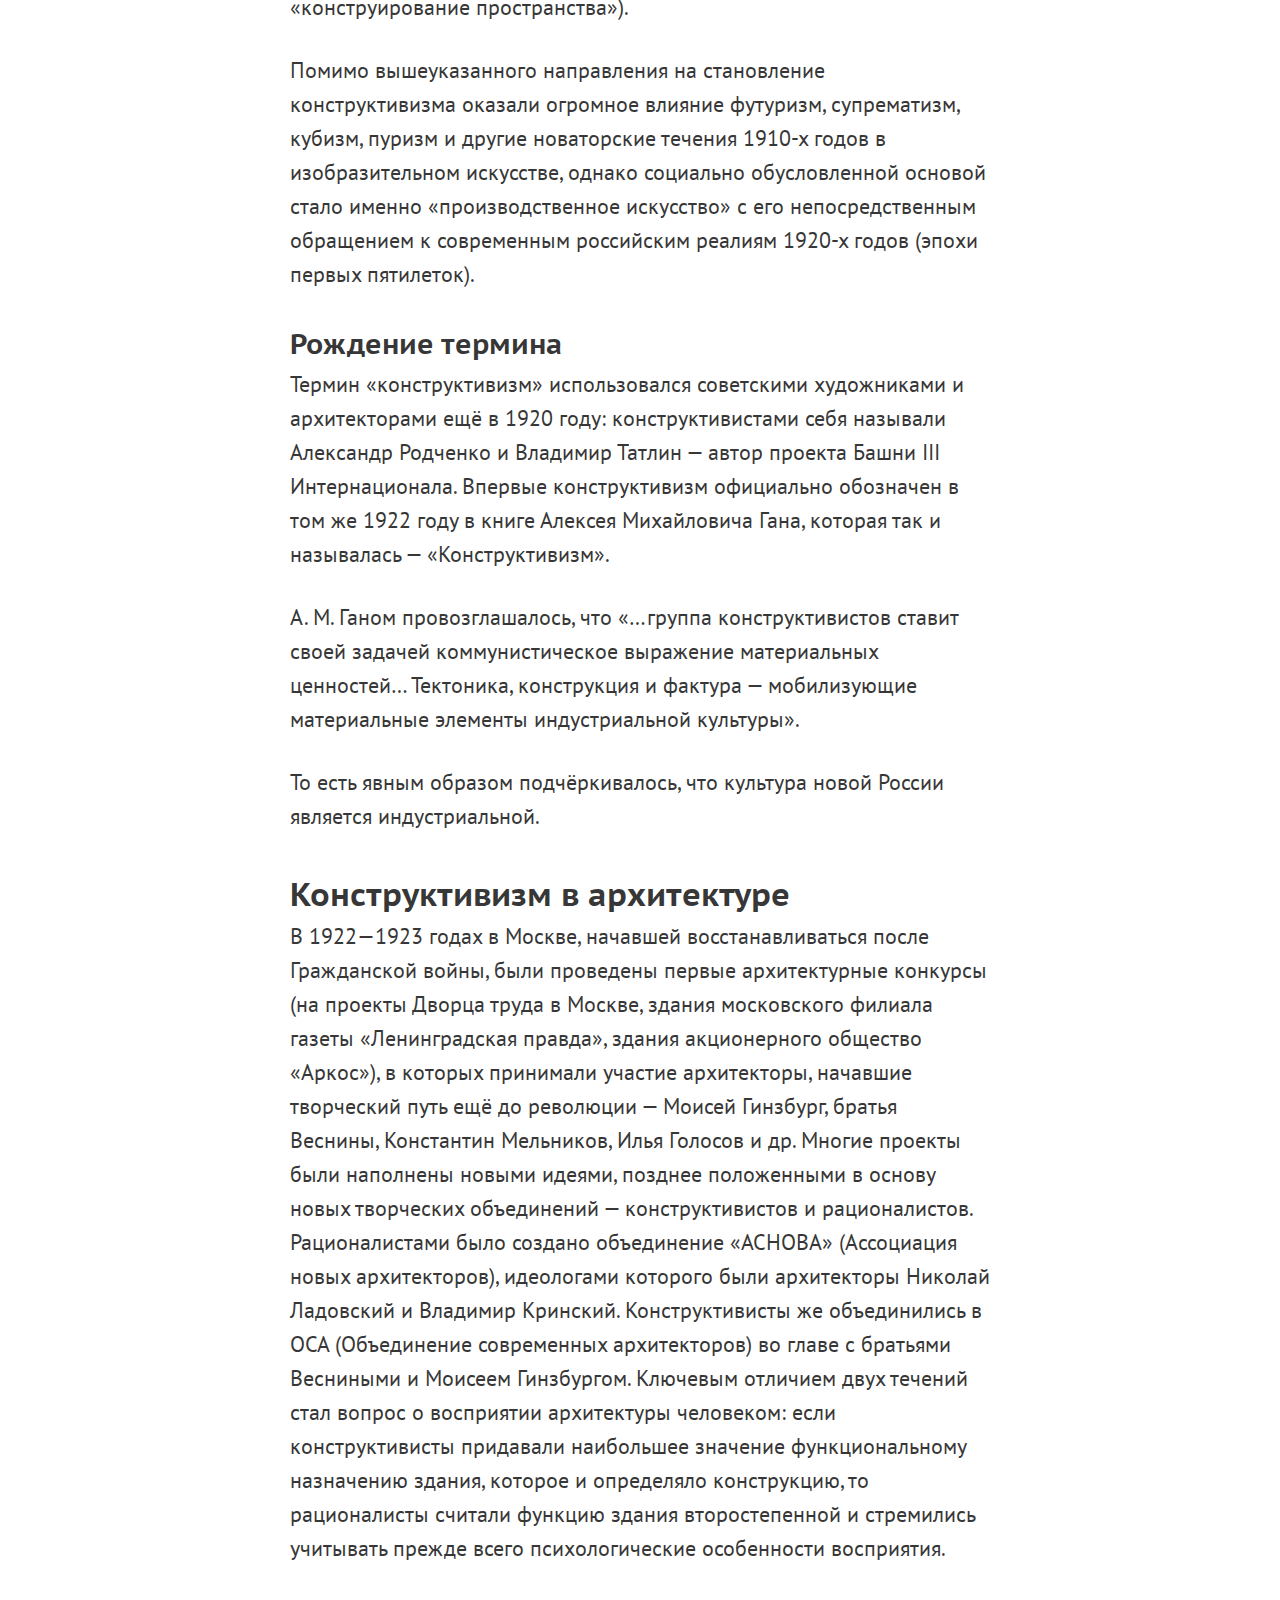
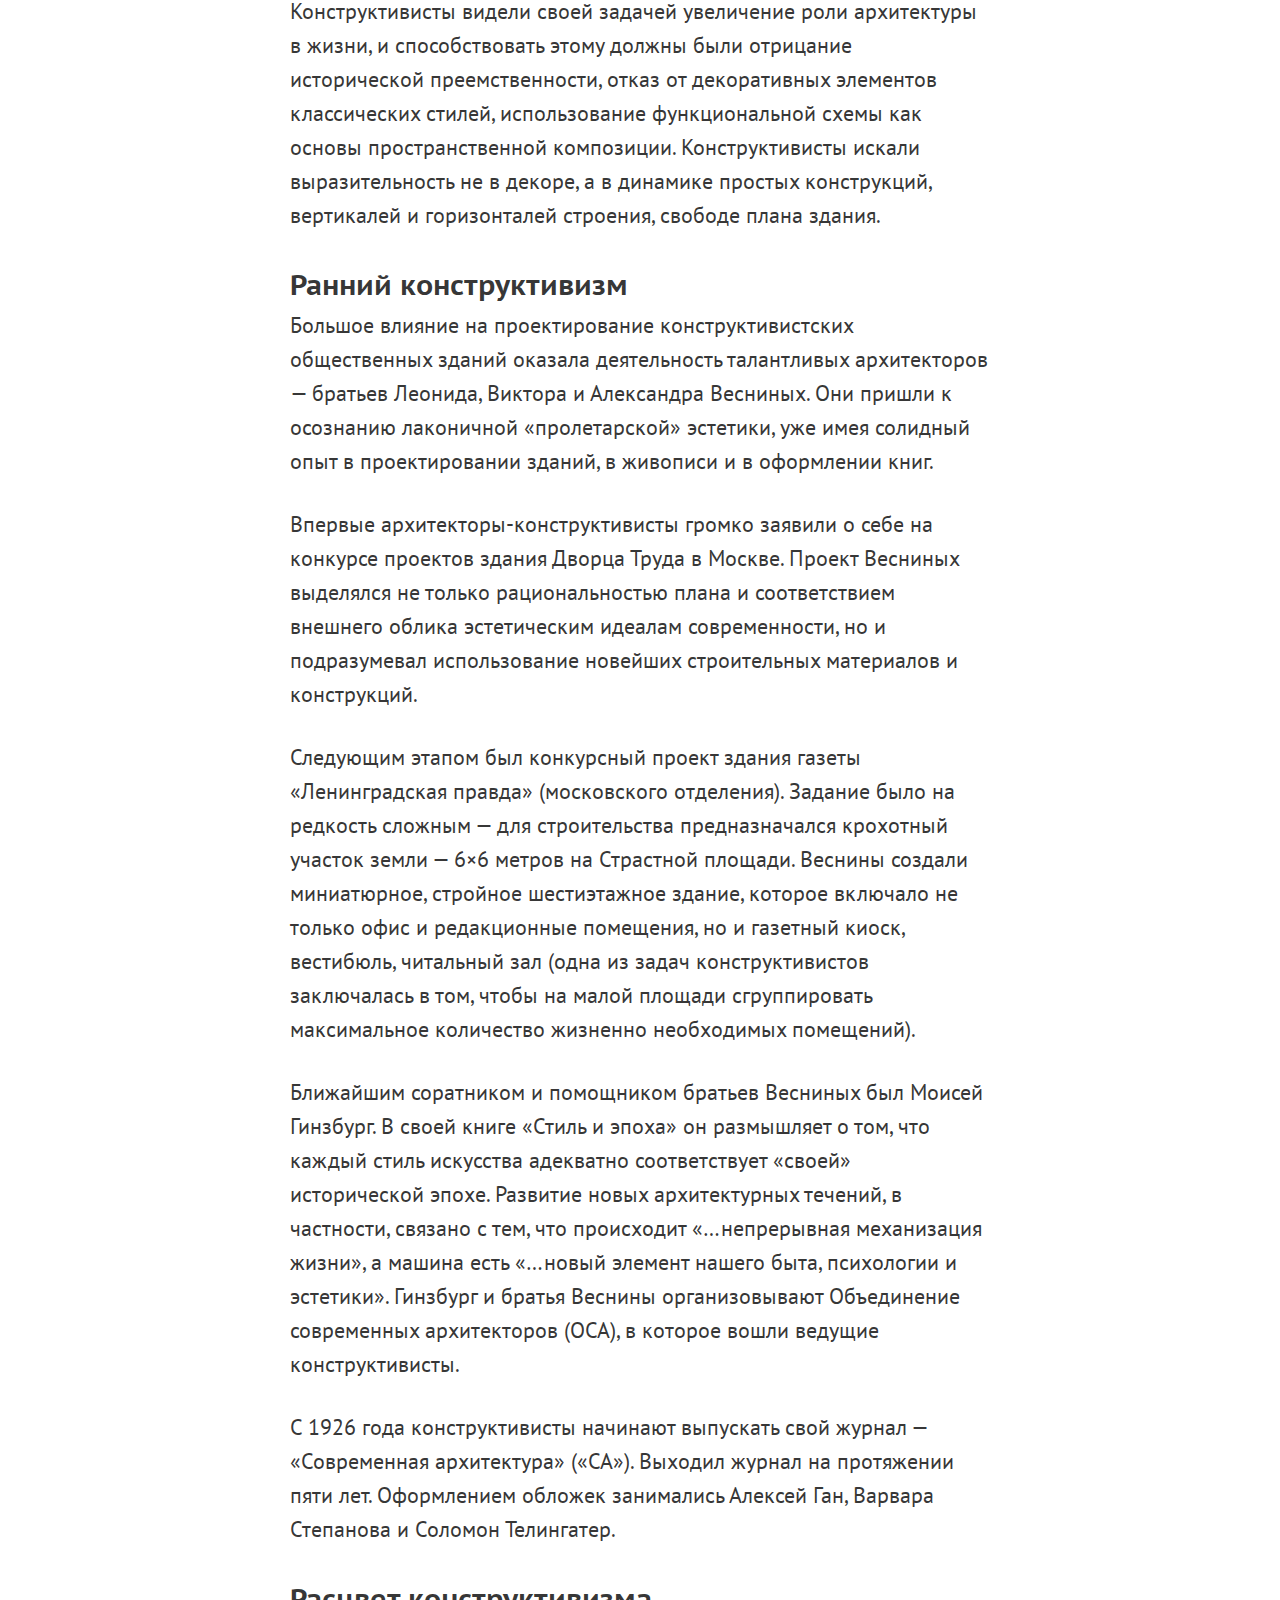
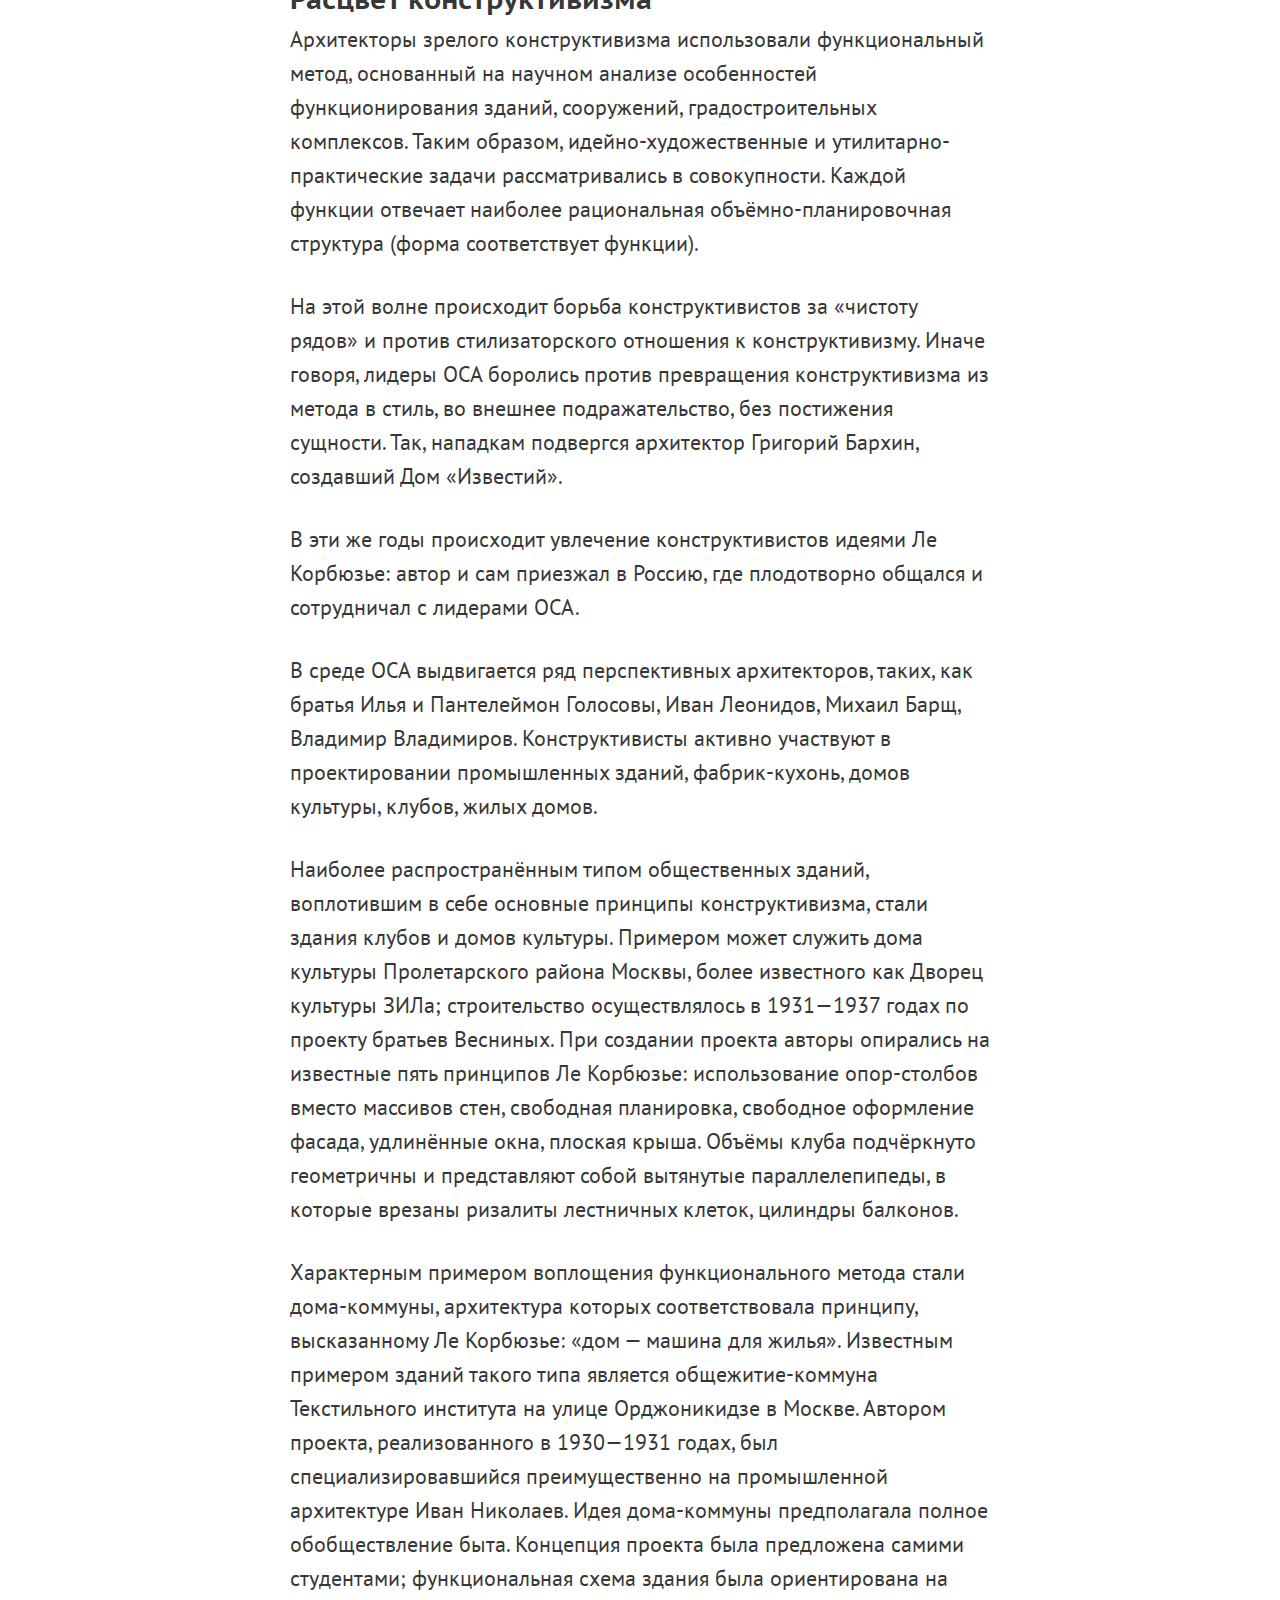
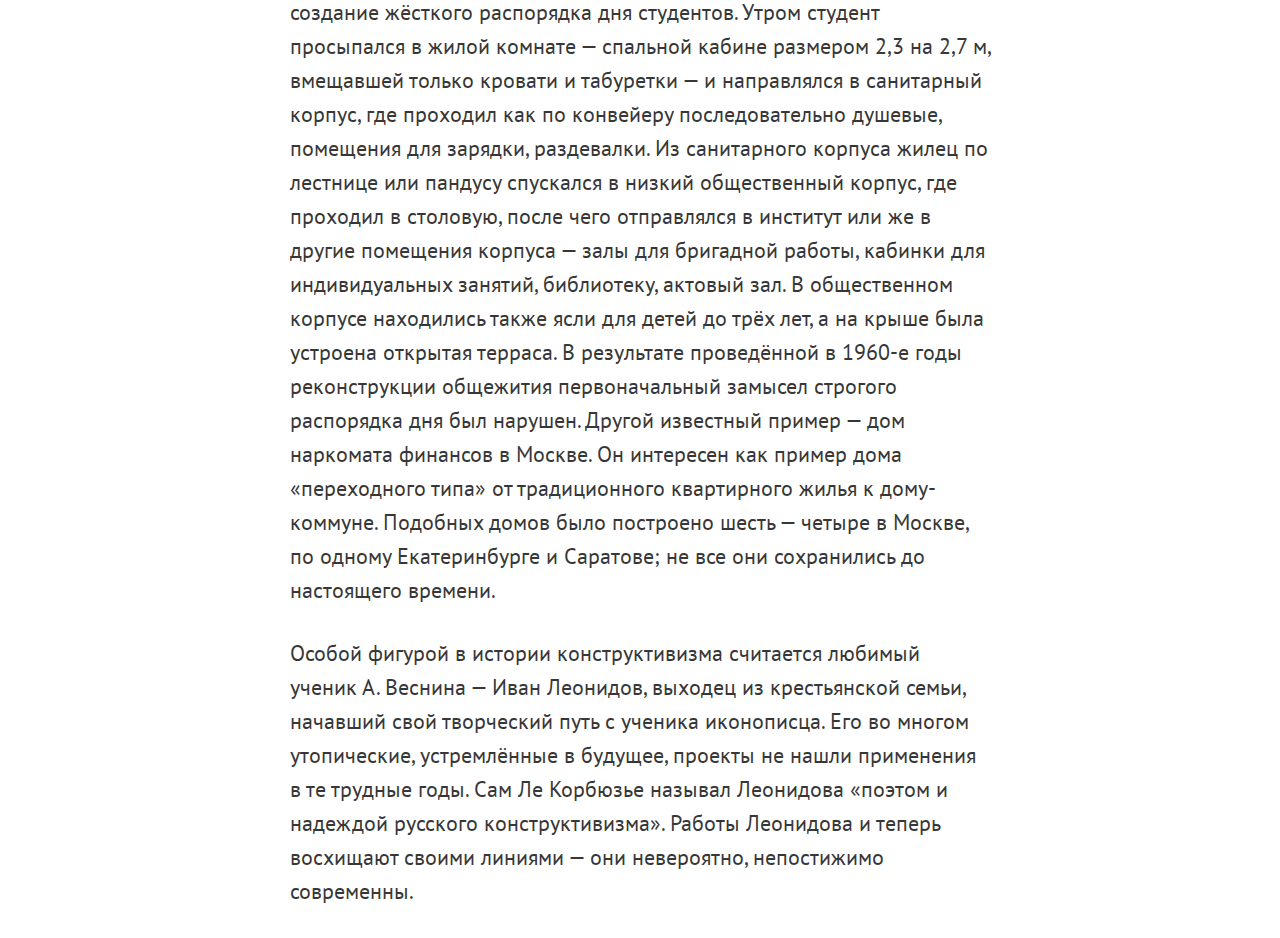
<file: posts/construcktivizm.html>
<!DOCTYPE html>
<html>
<head>
  <meta name="viewport" content="width=device-width">
  <meta charset="utf-8">
  <meta name="keywords" content="wikimedium верстка программирование moscow coding school">
  <meta name="description" content="Конструктивизм (искусство)">
  <meta name="twitter:" content="">

  <meta property="og:type" content="article">
  <meta property="og:url" content="http://wikimedium.hack.exchange/posts/narkomfin.html">
  <meta property="og:title" content="Конструктивизм (искусство)">
  <meta property="og:description" content="Конструктивизм (искусство)">
  <meta property="og:image" content="http://wikimedium.hack.exchange/images/posts/narkomfin.jpg">


  <title>Конструктивизм (искусство)</title>

  <link rel="icon" type="image/x-icon" href="../favicon.ico" />
  <link rel="icon" type="image/png" href="../favicon.png" />

  <link rel="stylesheet" href="../stylesheets/style.css">

  <script src="../javascripts/jquery.js" charset="utf-8"></script>
  <script src="../javascripts/social-likes.min.js" charset="utf-8"></script>
  <script src="../javascripts/sidebar.js" charset="utf-8"></script>


</head>
<body>
  <!-- nav.sidebar>ul>li*8>a>{Text} -->
  <nav class="menubar">
    <a href="../posts.html" class="logo"></a>
    <a href="../index.html" class="about">О проекте</a>

  </nav>

  <nav class="sidebar">
    <ul>
      <li>
        <a href="#s1">Конструктивизм (искусство)</a>
      </li>

      <li>
        <a href="#s2">Особенности стиля</a>
      </li>

      <li>
        <a href="#s3">Появление конструктивизма</a>

        <ul>

          <li>
            <a href="#s3s1">Рождение термина</a>
          </li>

        </ul>

      </li>

      <li>
        <a href="#s4">Конструктивизм в архитектуре</a>

        <ul>
          <li>
            <a href="#s4s1">Ранний конструктивизм</a>
          </li>

          <li>
            <a href="#s4s2">Расцвет конструктивизма</a>
          </li>

        </ul>
      </li>


    </ul>
  </nav>

  <article>

    <h1 id="s1">Конструктивизм (искусство)</h1>
    <p>Конструктиви́зм — авангардистское направление в изобразительном искусстве, архитектуре, фотографии и декоративно-прикладном искусстве, зародившееся в 1920 — первой половине 1930 годов в СССР.</p>

    <img src="../images/posts/constructivism.jpg" alt="Конструктивизм">

    <h2 id="s2">Особенности стиля</h2>

    <p>Характеризуется строгостью, геометризмом, лаконичностью форм и монолитностью внешнего облика. В архитектуре принципы конструктивизма были сформулированы в теоретических выступлениях А. А. Веснина и М. Я. Гинзбурга, практически они впервые воплотились в созданном братьями А. А., В. А. и Л. А. Весниными проекте Дворца труда для Москвы (1923) с его чётким, рациональным планом и выявленной во внешнем облике конструктивной основой здания (железобетонный каркас). В 1926 году была создана официальная творческая организация конструктивистов — Объединение современных архитекторов (ОСА). Данная организация являлась разработчиком так называемого функционального метода проектирования, основанного на научном анализе особенностей функционирования зданий, сооружений, градостроительных комплексов. Характерные памятники конструктивизма — фабрики-кухни, Дворцы труда, рабочие клубы, дома-коммуны.</p>
    <p>Применительно к зарубежному искусству термин «конструктивизм» в значительной мере условен: в архитектуре он обозначает течение внутри функционализма, стремившееся подчеркнуть экспрессию современных конструкций, в живописи и скульптуре — одно из направлений авангардизма, использовавшее некоторые формальные поиски раннего конструктивизма (скульпторы Н. Габо, А. Певзнер).</p>
    <p>В указанный период в СССР существовало также литературное движение конструктивистов.</p>

    <h2 id="s3">Появление конструктивизма</h2>

    <p>Конструктивизм принято считать советским явлением, возникшим после Октябрьской революции в качестве одного из направлений нового, авангардного, пролетарского искусства, хотя, как и любое явление в искусстве, он не может быть ограничен рамками одной страны. Так, провозвестником этого стиля в архитектуре явилась ещё Эйфелева башня, сочетающая в себе элементы как модерна, так и оголённого конструктивизма.</p>
    <p>Как писал Владимир Маяковский в своём очерке о французской живописи: «Впервые не из Франции, а из России прилетело новое слово искусства — конструктивизм…»</p>
    <p>В условиях непрекращающегося поиска новых форм, подразумевавшего забвение всего «старого», новаторы провозглашали отказ от «искусства ради искусства». Отныне искусство должно было служить производству, а производство — народу.</p>
    <p>Большинство тех, кто впоследствии примкнул к течению конструктивистов, были идеологами утилитаризма или так называемого «производственного искусства». Они призывали художников «сознательно творить полезные вещи» и мечтали о новом гармоничном человеке, пользующемся удобными вещами и живущем в благоустроенном городе.</p>
    <p>Так, один из теоретиков «производственного искусства» Борис Арватов писал, что «…будут не изображать красивое тело, а воспитывать настоящего живого гармоничного человека; не рисовать лес, а выращивать парки и сады; не украшать стены картинами, а окрашивать эти стены…»</p>
    <p>«Производственное искусство» стало не более чем концепцией, однако сам по себе термин конструктивизм был произнесён именно теоретиками этого направления (в их выступлениях и брошюрах постоянно встречались также слова «конструкция», «конструктивный», «конструирование пространства»).</p>
    <p>Помимо вышеуказанного направления на становление конструктивизма оказали огромное влияние футуризм, супрематизм, кубизм, пуризм и другие новаторские течения 1910-х годов в изобразительном искусстве, однако социально обусловленной основой стало именно «производственное искусство» с его непосредственным обращением к современным российским реалиям 1920-х годов (эпохи первых пятилеток).</p>

    <h3 id="s3s1">Рождение термина</h3>

    <p>Термин «конструктивизм» использовался советскими художниками и архитекторами ещё в 1920 году: конструктивистами себя называли Александр Родченко и Владимир Татлин — автор проекта Башни III Интернационала. Впервые конструктивизм официально обозначен в том же 1922 году в книге Алексея Михайловича Гана, которая так и называлась — «Конструктивизм».</p>
    <p>А. М. Ганом провозглашалось, что «…группа конструктивистов ставит своей задачей коммунистическое выражение материальных ценностей… Тектоника, конструкция и фактура — мобилизующие материальные элементы индустриальной культуры».</p>
    <p>То есть явным образом подчёркивалось, что культура новой России является индустриальной.</p>

    <h2 id="s4">Конструктивизм в архитектуре</h2>

    <p>В 1922—1923 годах в Москве, начавшей восстанавливаться после Гражданской войны, были проведены первые архитектурные конкурсы (на проекты Дворца труда в Москве, здания московского филиала газеты «Ленинградская правда», здания акционерного общество «Аркос»), в которых принимали участие архитекторы, начавшие творческий путь ещё до революции — Моисей Гинзбург, братья Веснины, Константин Мельников, Илья Голосов и др. Многие проекты были наполнены новыми идеями, позднее положенными в основу новых творческих объединений — конструктивистов и рационалистов. Рационалистами было создано объединение «АСНОВА» (Ассоциация новых архитекторов), идеологами которого были архитекторы Николай Ладовский и Владимир Кринский. Конструктивисты же объединились в ОСА (Объединение современных архитекторов) во главе с братьями Весниными и Моисеем Гинзбургом. Ключевым отличием двух течений стал вопрос о восприятии архитектуры человеком: если конструктивисты придавали наибольшее значение функциональному назначению здания, которое и определяло конструкцию, то рационалисты считали функцию здания второстепенной и стремились учитывать прежде всего психологические особенности восприятия.</p>
    <p>Конструктивисты видели своей задачей увеличение роли архитектуры в жизни, и способствовать этому должны были отрицание исторической преемственности, отказ от декоративных элементов классических стилей, использование функциональной схемы как основы пространственной композиции. Конструктивисты искали выразительность не в декоре, а в динамике простых конструкций, вертикалей и горизонталей строения, свободе плана здания.</p>

    <h3 id="s4s1">Ранний конструктивизм</h3>

    <p>Большое влияние на проектирование конструктивистских общественных зданий оказала деятельность талантливых архитекторов — братьев Леонида, Виктора и Александра Весниных. Они пришли к осознанию лаконичной «пролетарской» эстетики, уже имея солидный опыт в проектировании зданий, в живописи и в оформлении книг.</p>
    <p>Впервые архитекторы-конструктивисты громко заявили о себе на конкурсе проектов здания Дворца Труда в Москве. Проект Весниных выделялся не только рациональностью плана и соответствием внешнего облика эстетическим идеалам современности, но и подразумевал использование новейших строительных материалов и конструкций.</p>
    <p>Следующим этапом был конкурсный проект здания газеты «Ленинградская правда» (московского отделения). Задание было на редкость сложным — для строительства предназначался крохотный участок земли — 6×6 метров на Страстной площади. Веснины создали миниатюрное, стройное шестиэтажное здание, которое включало не только офис и редакционные помещения, но и газетный киоск, вестибюль, читальный зал (одна из задач конструктивистов заключалась в том, чтобы на малой площади сгруппировать максимальное количество жизненно необходимых помещений).</p>
    <p>Ближайшим соратником и помощником братьев Весниных был Моисей Гинзбург. В своей книге «Стиль и эпоха» он размышляет о том, что каждый стиль искусства адекватно соответствует «своей» исторической эпохе. Развитие новых архитектурных течений, в частности, связано с тем, что происходит «…непрерывная механизация жизни», а машина есть «…новый элемент нашего быта, психологии и эстетики». Гинзбург и братья Веснины организовывают Объединение современных архитекторов (ОСА), в которое вошли ведущие конструктивисты.</p>
    <p>C 1926 года конструктивисты начинают выпускать свой журнал — «Современная архитектура» («СА»). Выходил журнал на протяжении пяти лет. Оформлением обложек занимались Алексей Ган, Варвара Степанова и Соломон Телингатер.</p>

    <h3 id="s4s2">Расцвет конструктивизма</h3>

    <p>Архитекторы зрелого конструктивизма использовали функциональный метод, основанный на научном анализе особенностей функционирования зданий, сооружений, градостроительных комплексов. Таким образом, идейно-художественные и утилитарно-практические задачи рассматривались в совокупности. Каждой функции отвечает наиболее рациональная объёмно-планировочная структура (форма соответствует функции).</p>
    <p>На этой волне происходит борьба конструктивистов за «чистоту рядов» и против стилизаторского отношения к конструктивизму. Иначе говоря, лидеры ОСА боролись против превращения конструктивизма из метода в стиль, во внешнее подражательство, без постижения сущности. Так, нападкам подвергся архитектор Григорий Бархин, создавший Дом «Известий».</p>
    <p>В эти же годы происходит увлечение конструктивистов идеями Ле Корбюзье: автор и сам приезжал в Россию, где плодотворно общался и сотрудничал с лидерами ОСА.</p>
    <p>В среде ОСА выдвигается ряд перспективных архитекторов, таких, как братья Илья и Пантелеймон Голосовы, Иван Леонидов, Михаил Барщ, Владимир Владимиров. Конструктивисты активно участвуют в проектировании промышленных зданий, фабрик-кухонь, домов культуры, клубов, жилых домов.</p>
    <p>Наиболее распространённым типом общественных зданий, воплотившим в себе основные принципы конструктивизма, стали здания клубов и домов культуры. Примером может служить дома культуры Пролетарского района Москвы, более известного как Дворец культуры ЗИЛа; строительство осуществлялось в 1931—1937 годах по проекту братьев Весниных. При создании проекта авторы опирались на известные пять принципов Ле Корбюзье: использование опор-столбов вместо массивов стен, свободная планировка, свободное оформление фасада, удлинённые окна, плоская крыша. Объёмы клуба подчёркнуто геометричны и представляют собой вытянутые параллелепипеды, в которые врезаны ризалиты лестничных клеток, цилиндры балконов.</p>
    <p>Характерным примером воплощения функционального метода стали дома-коммуны, архитектура которых соответствовала принципу, высказанному Ле Корбюзье: «дом — машина для жилья». Известным примером зданий такого типа является общежитие-коммуна Текстильного института на улице Орджоникидзе в Москве. Автором проекта, реализованного в 1930—1931 годах, был специализировавшийся преимущественно на промышленной архитектуре Иван Николаев. Идея дома-коммуны предполагала полное обобществление быта. Концепция проекта была предложена самими студентами; функциональная схема здания была ориентирована на создание жёсткого распорядка дня студентов. Утром студент просыпался в жилой комнате — спальной кабине размером 2,3 на 2,7 м, вмещавшей только кровати и табуретки — и направлялся в санитарный корпус, где проходил как по конвейеру последовательно душевые, помещения для зарядки, раздевалки. Из санитарного корпуса жилец по лестнице или пандусу спускался в низкий общественный корпус, где проходил в столовую, после чего отправлялся в институт или же в другие помещения корпуса — залы для бригадной работы, кабинки для индивидуальных занятий, библиотеку, актовый зал. В общественном корпусе находились также ясли для детей до трёх лет, а на крыше была устроена открытая терраса. В результате проведённой в 1960-е годы реконструкции общежития первоначальный замысел строгого распорядка дня был нарушен. Другой известный пример — дом наркомата финансов в Москве. Он интересен как пример дома «переходного типа» от традиционного квартирного жилья к дому-коммуне. Подобных домов было построено шесть — четыре в Москве, по одному Екатеринбурге и Саратове; не все они сохранились до настоящего времени.</p>
    <p>Особой фигурой в истории конструктивизма считается любимый ученик А. Веснина — Иван Леонидов, выходец из крестьянской семьи, начавший свой творческий путь с ученика иконописца. Его во многом утопические, устремлённые в будущее, проекты не нашли применения в те трудные годы. Сам Ле Корбюзье называл Леонидова «поэтом и надеждой русского конструктивизма». Работы Леонидова и теперь восхищают своими линиями — они невероятно, непостижимо современны.</p>

  </article>

  <footer class="share">
    <div class="social-likes social-likes_single" data-counters="no" data-url="http://wikimedium.hack.exchange/posts/narkomfin.html" data-single-title="Поделиться">
      <div class="facebook" title="Поделиться ссылкой на Фейсбуке">Facebook</div>
      <div class="twitter" title="Поделиться ссылкой в Твиттере">Twitter</div>
      <div class="vkontakte" title="Поделиться ссылкой во Вконтакте">Вконтакте</div>
      <div class="plusone" title="Поделиться ссылкой в Гугл-плюсе">Google+</div>
    </div>
  </footer>
  
</body>
</html>
</file>
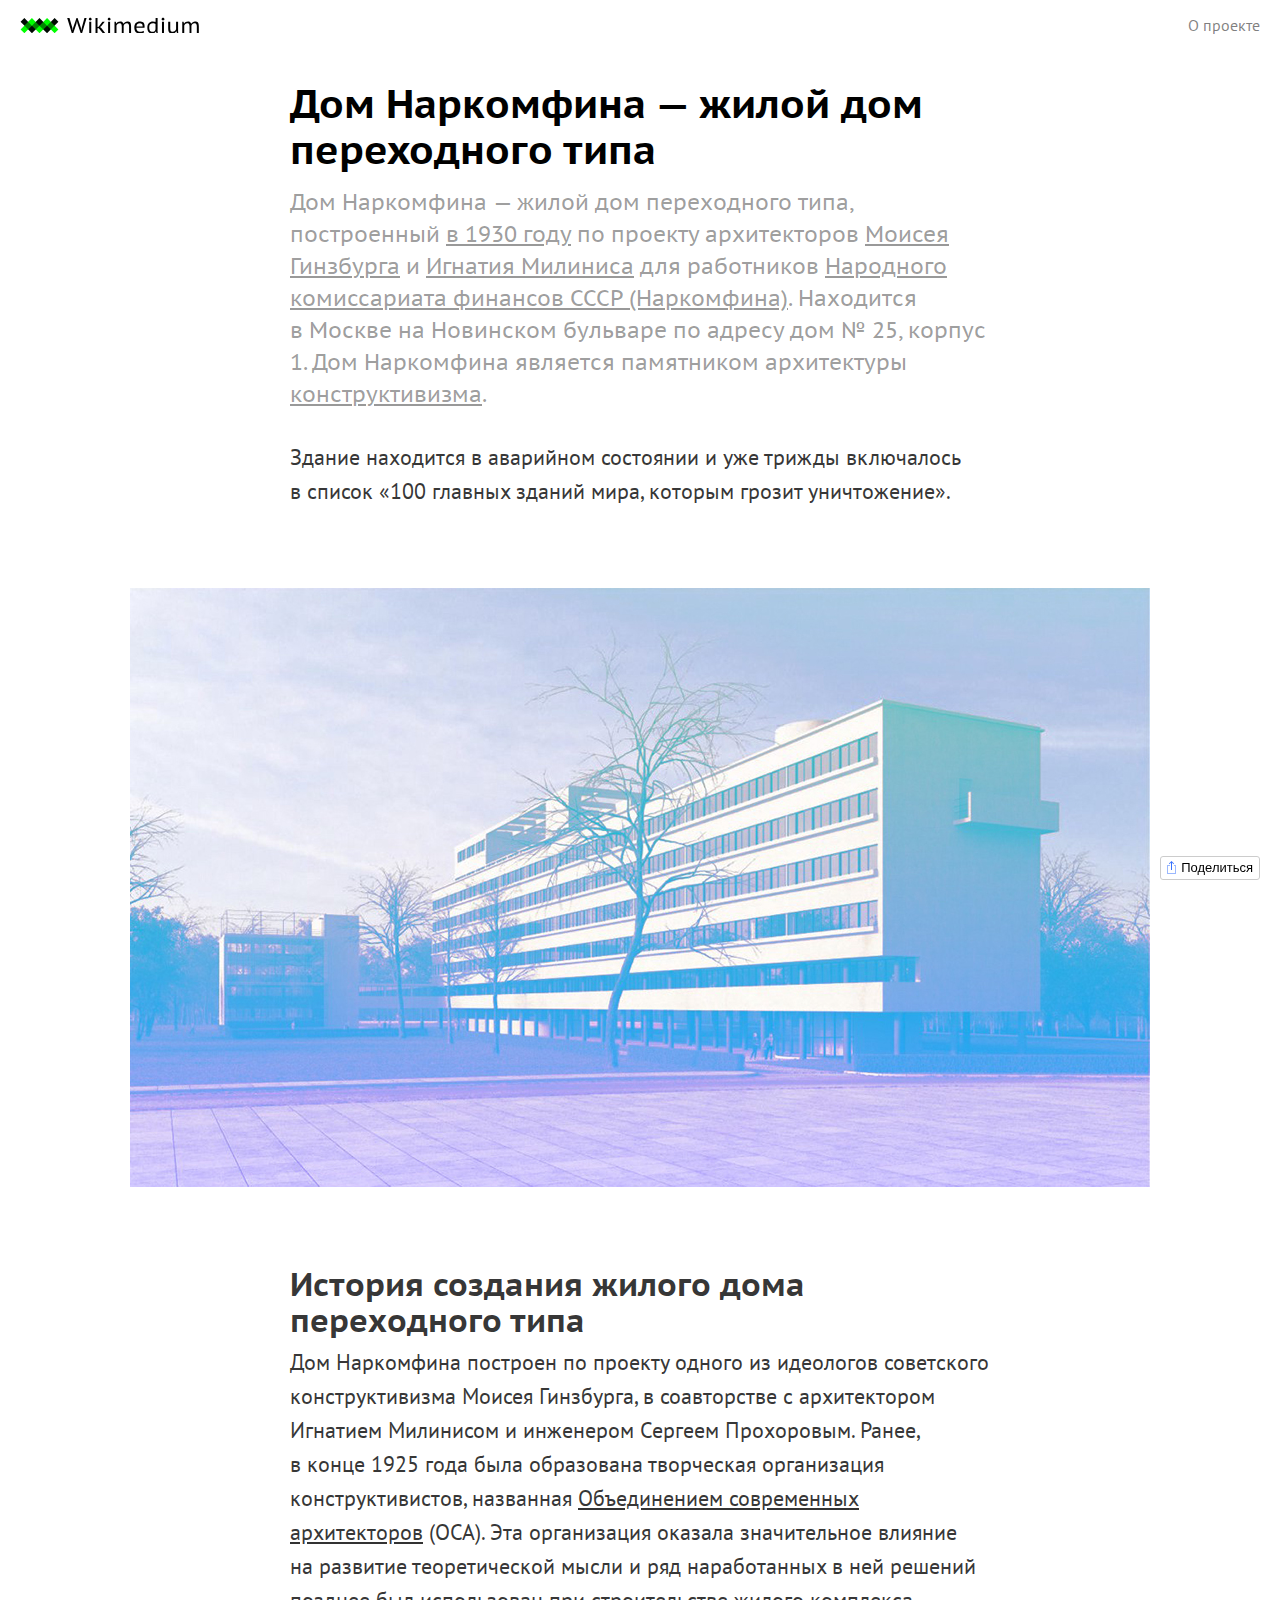
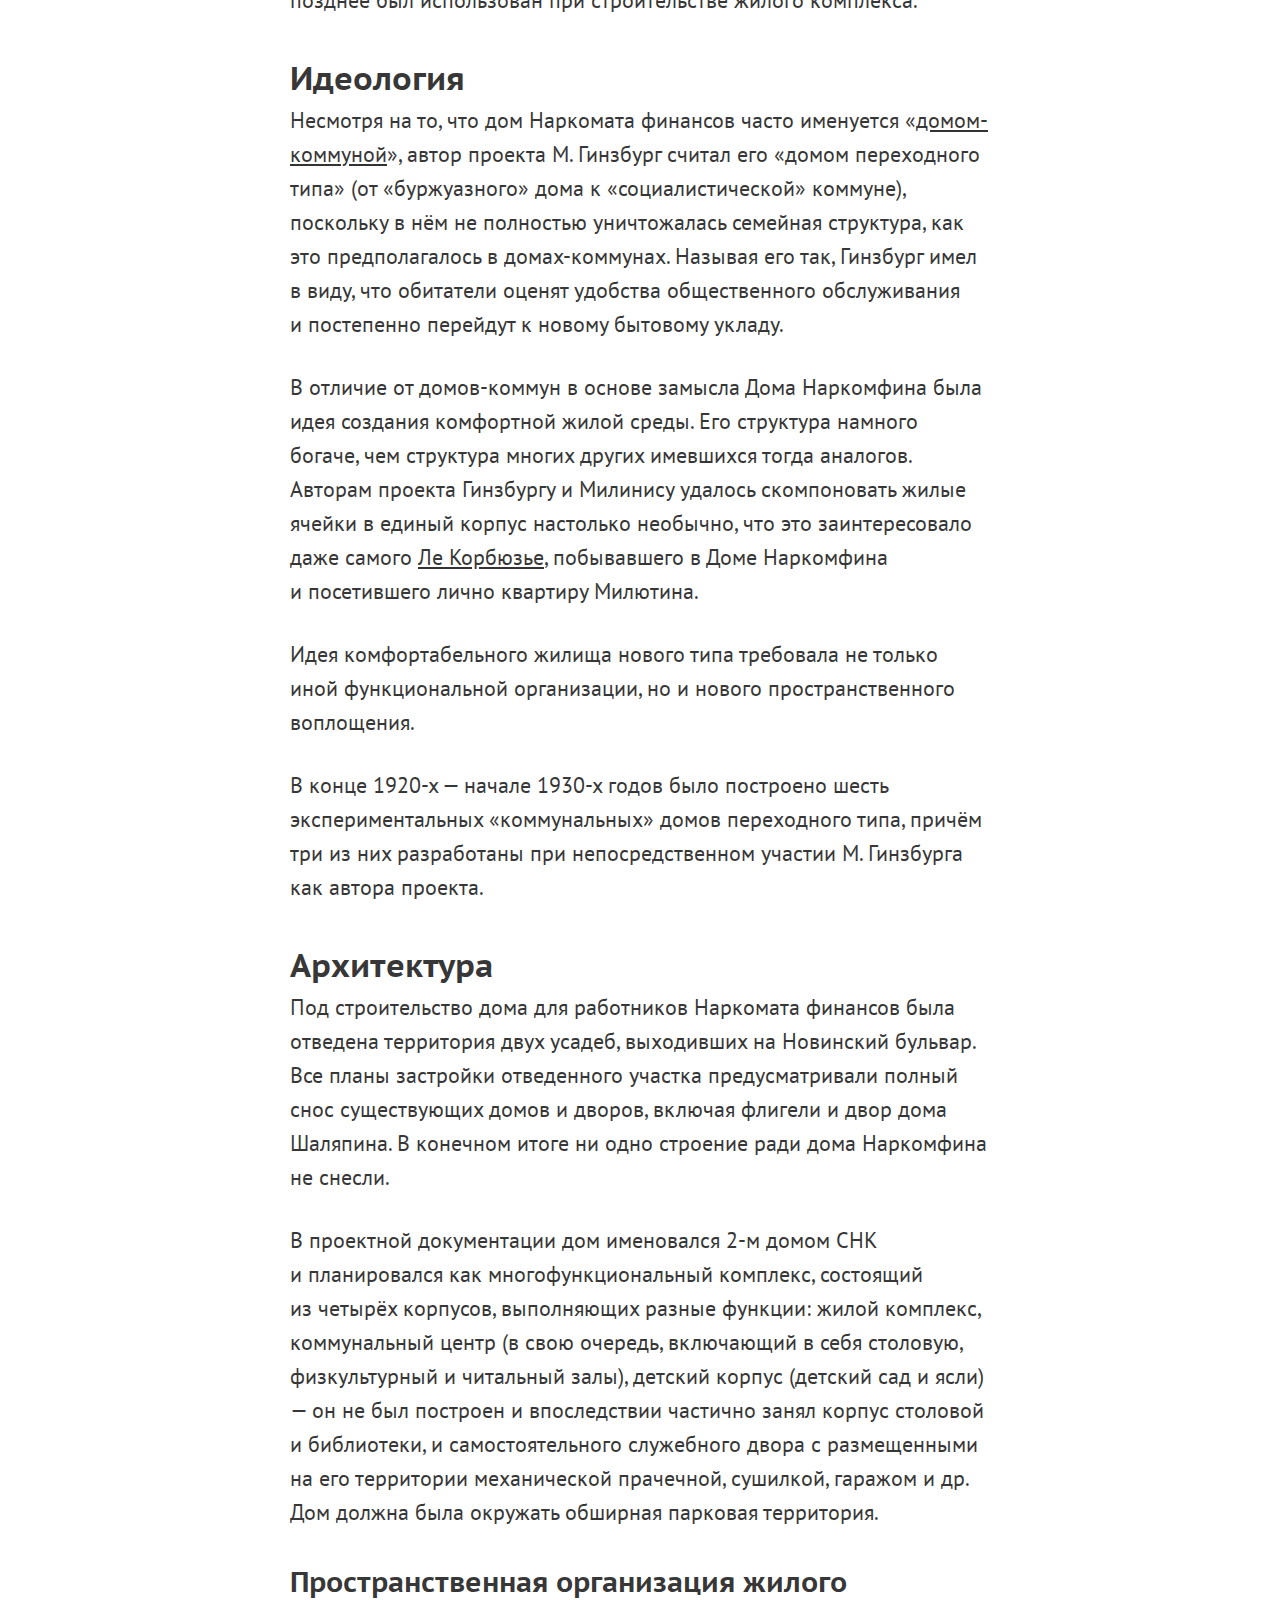
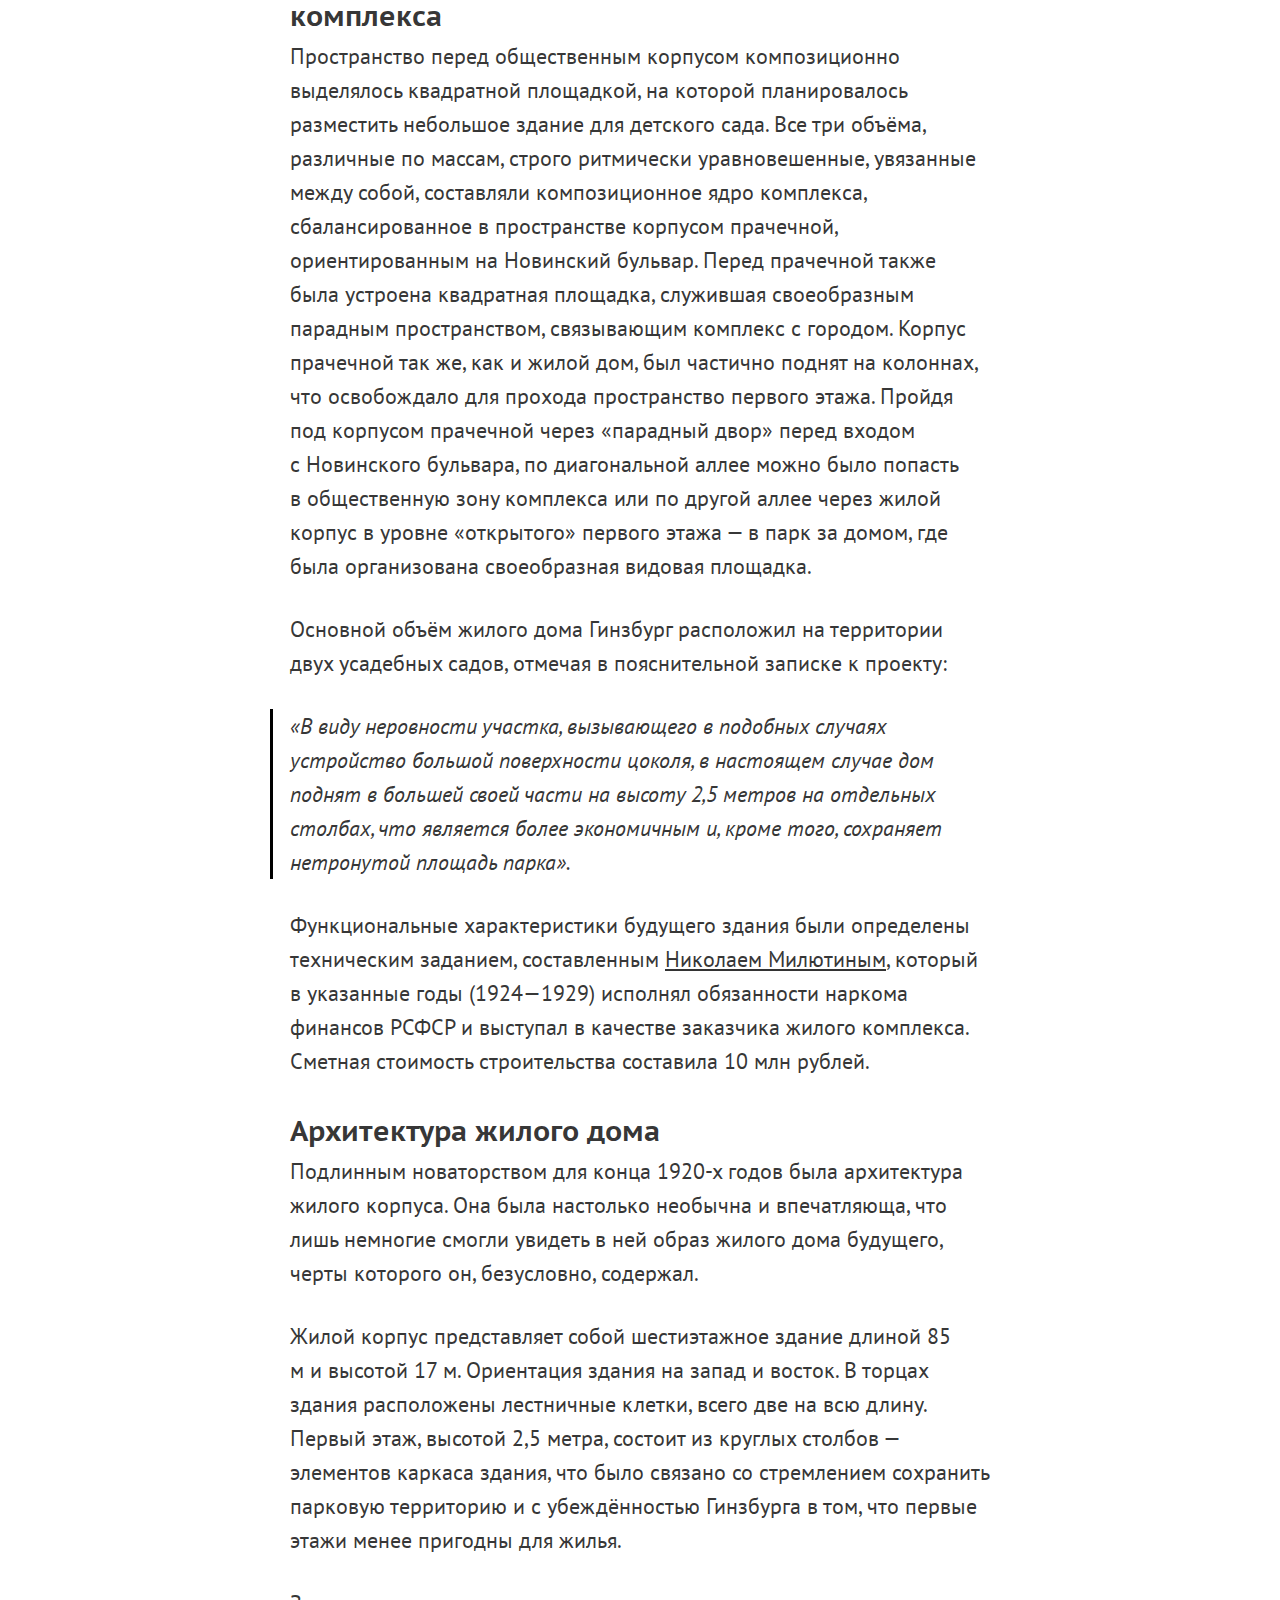
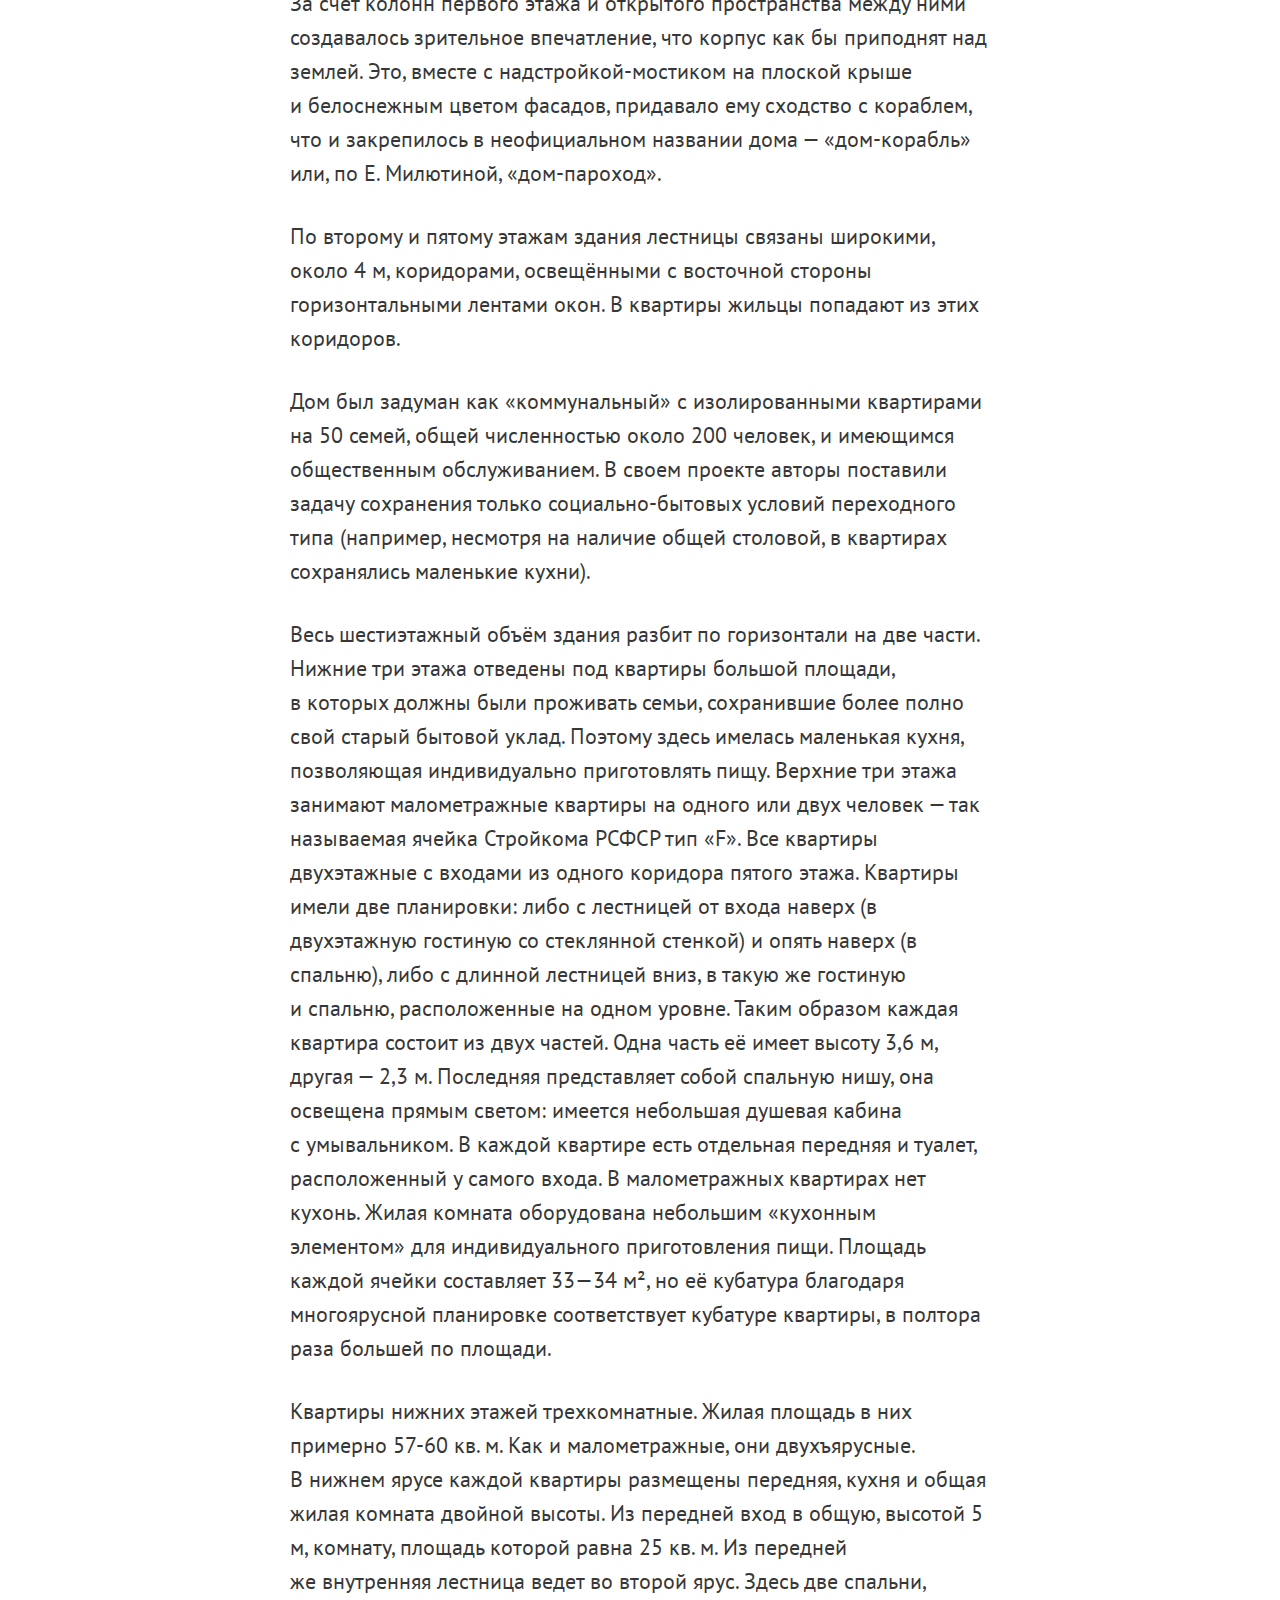
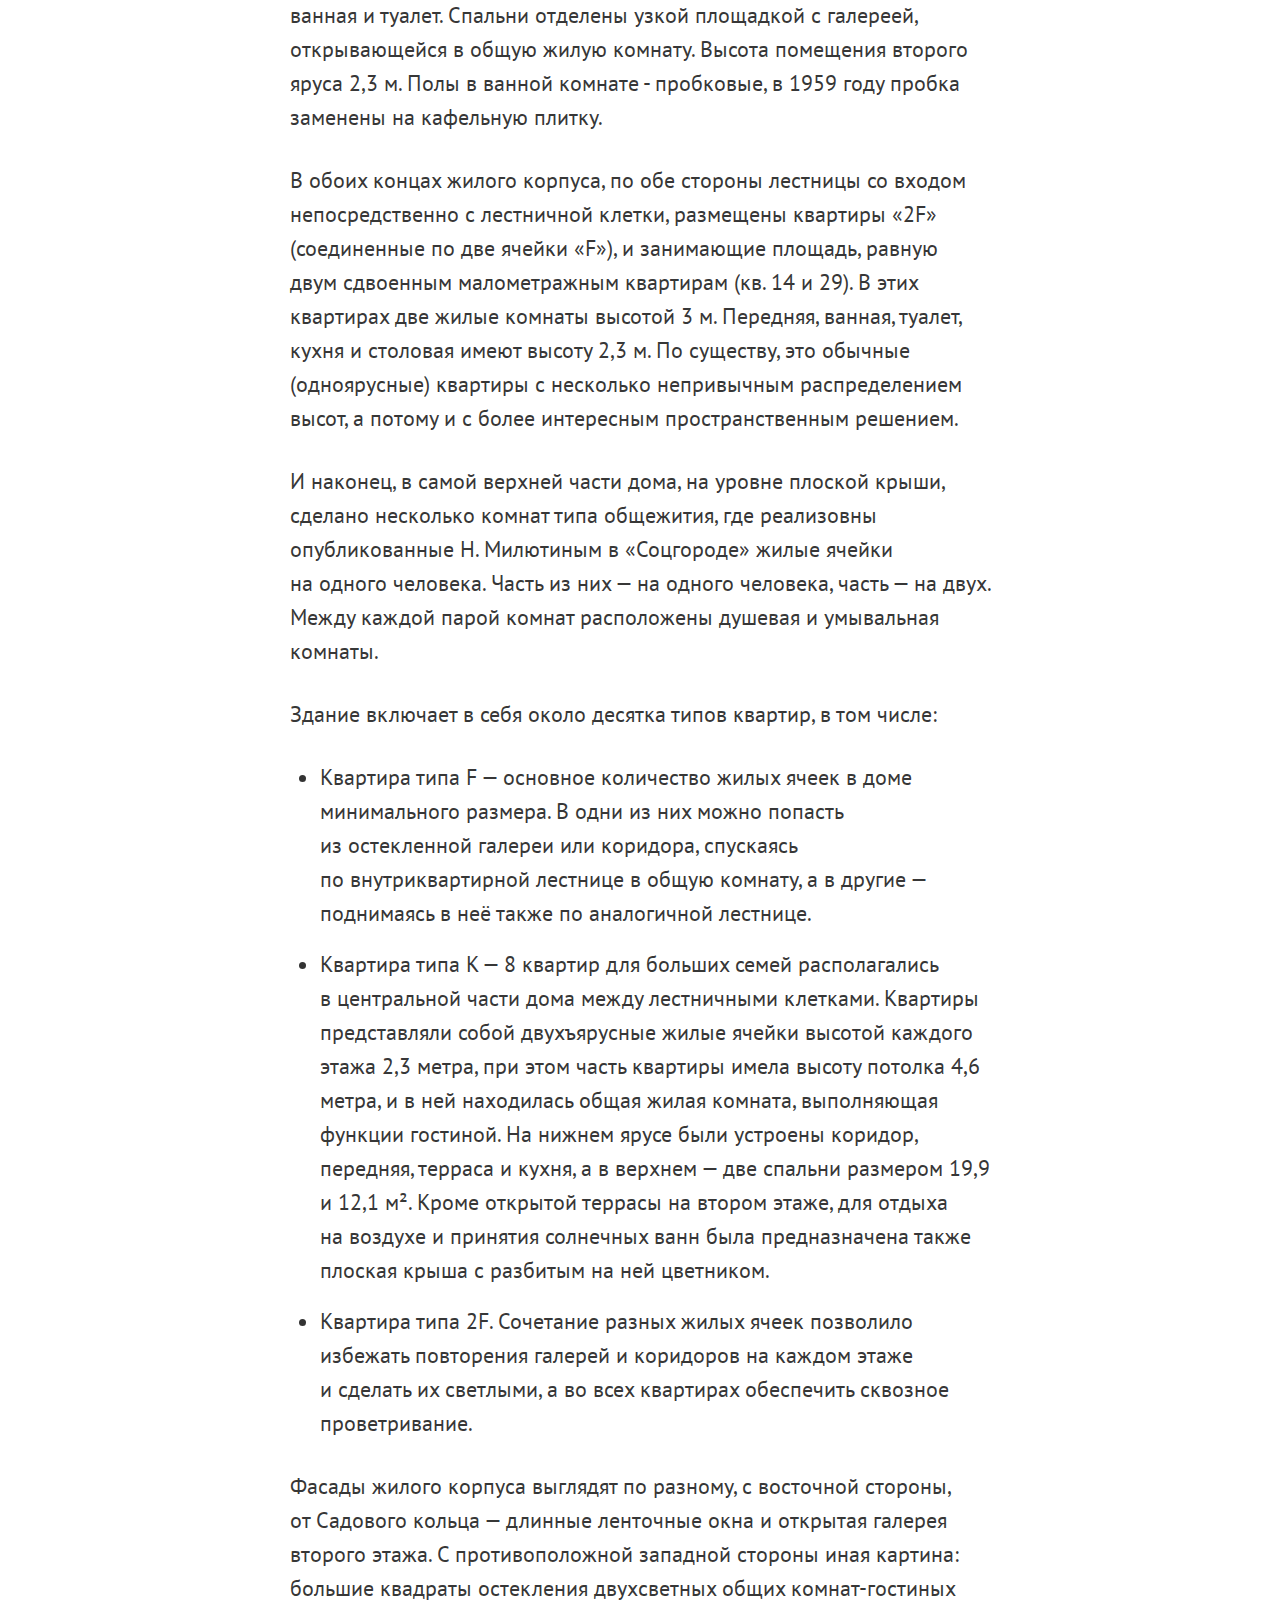
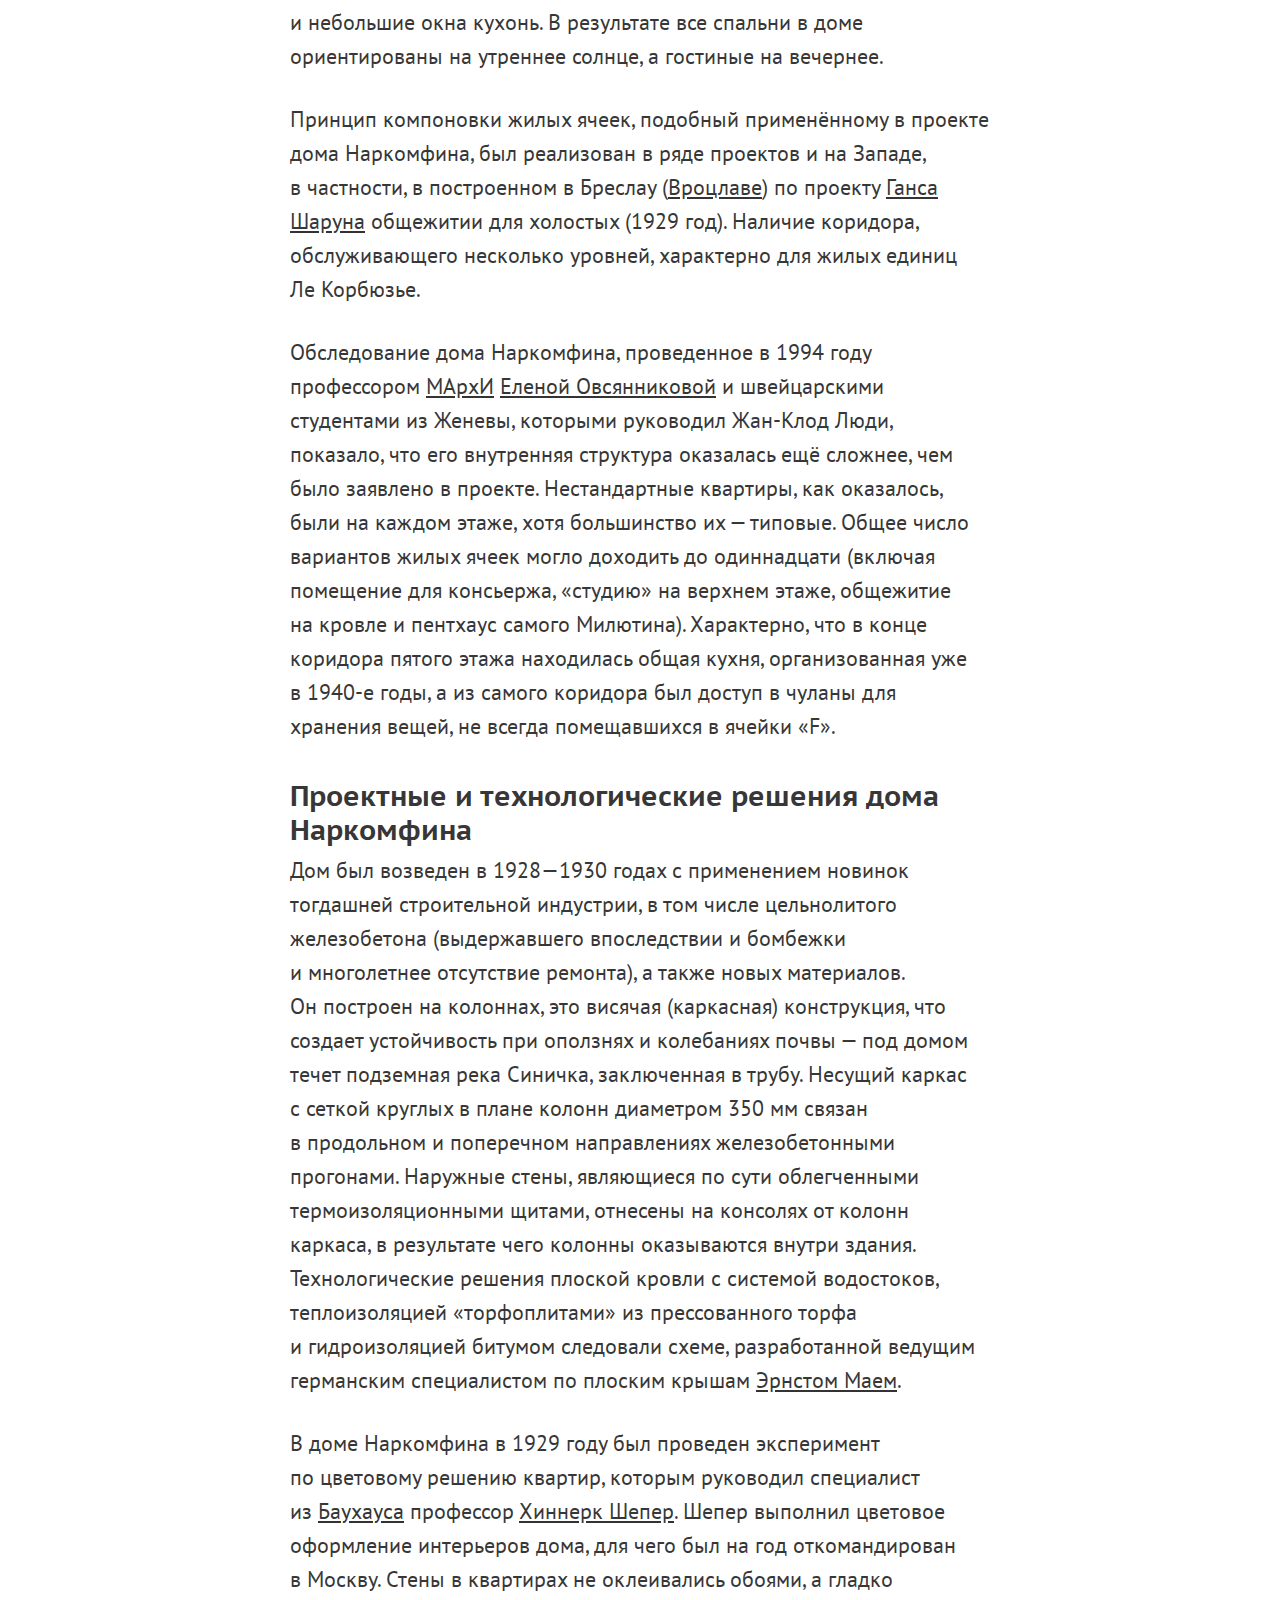
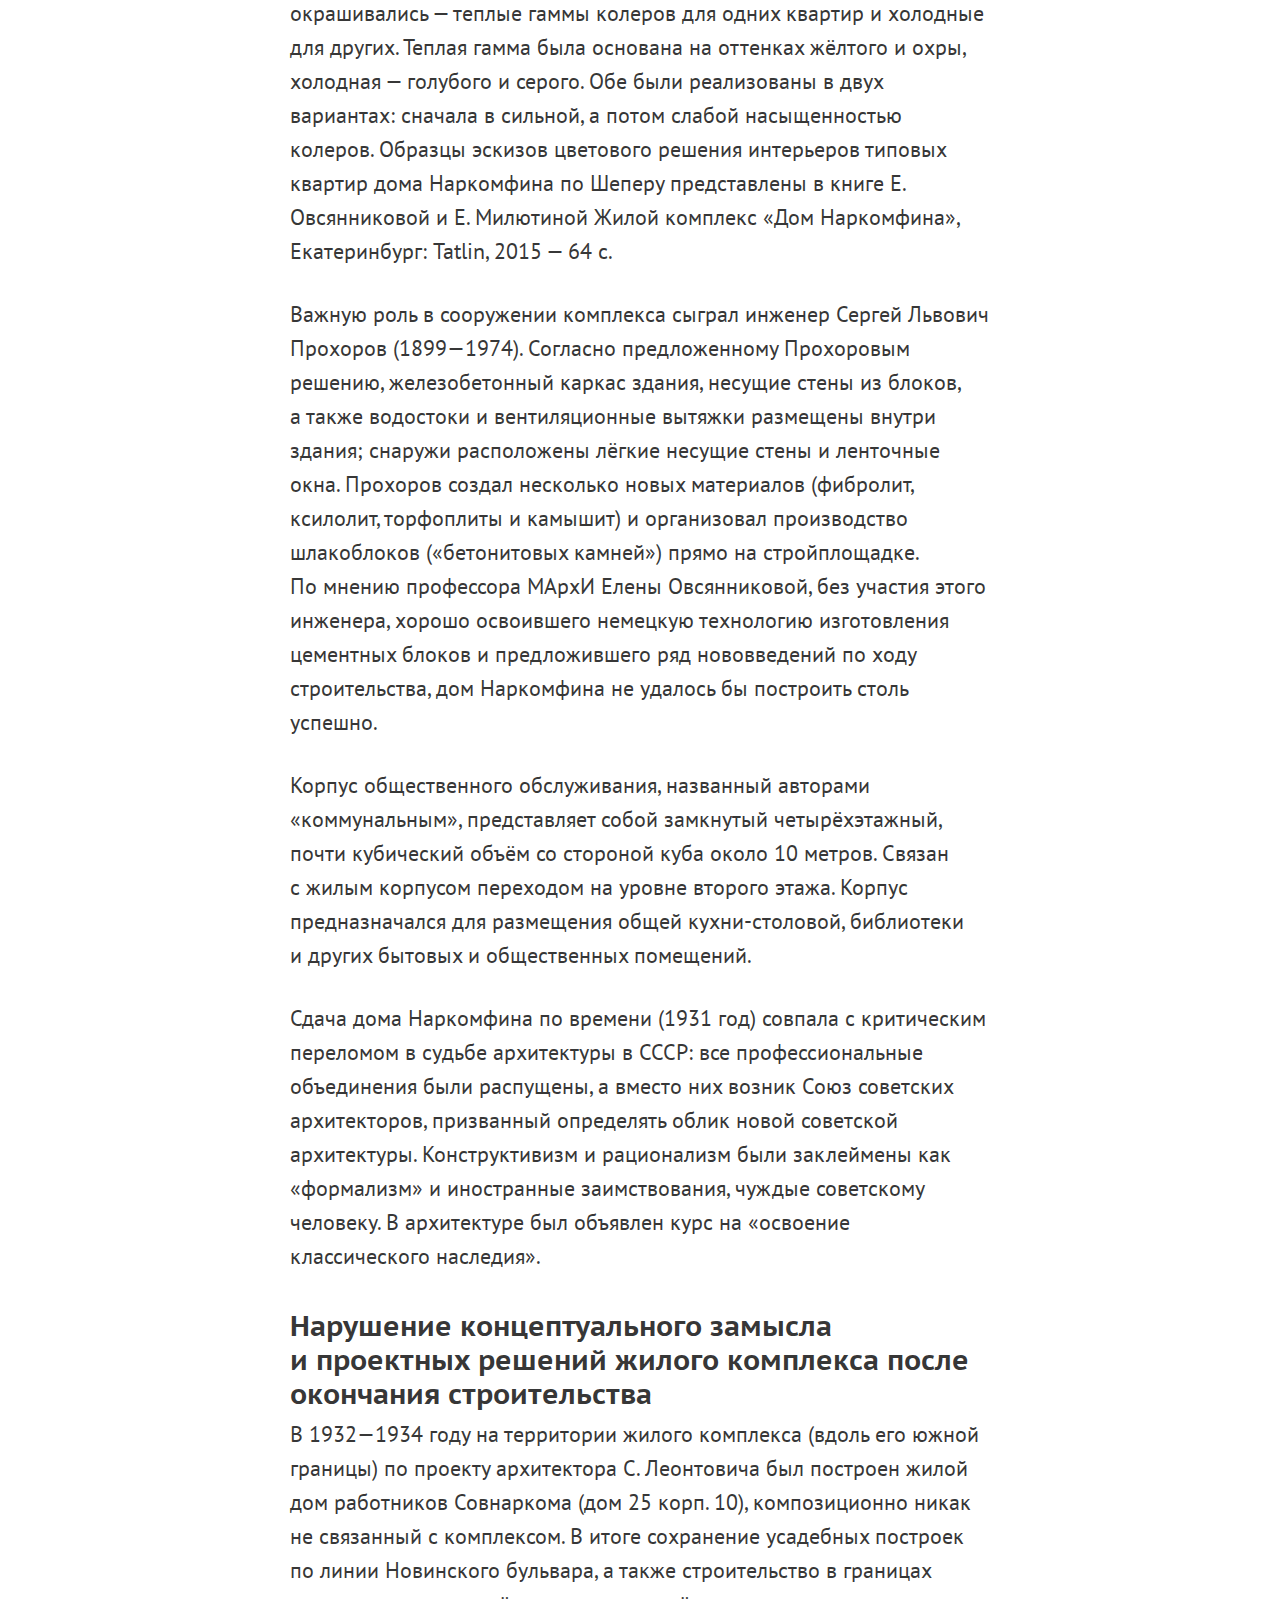
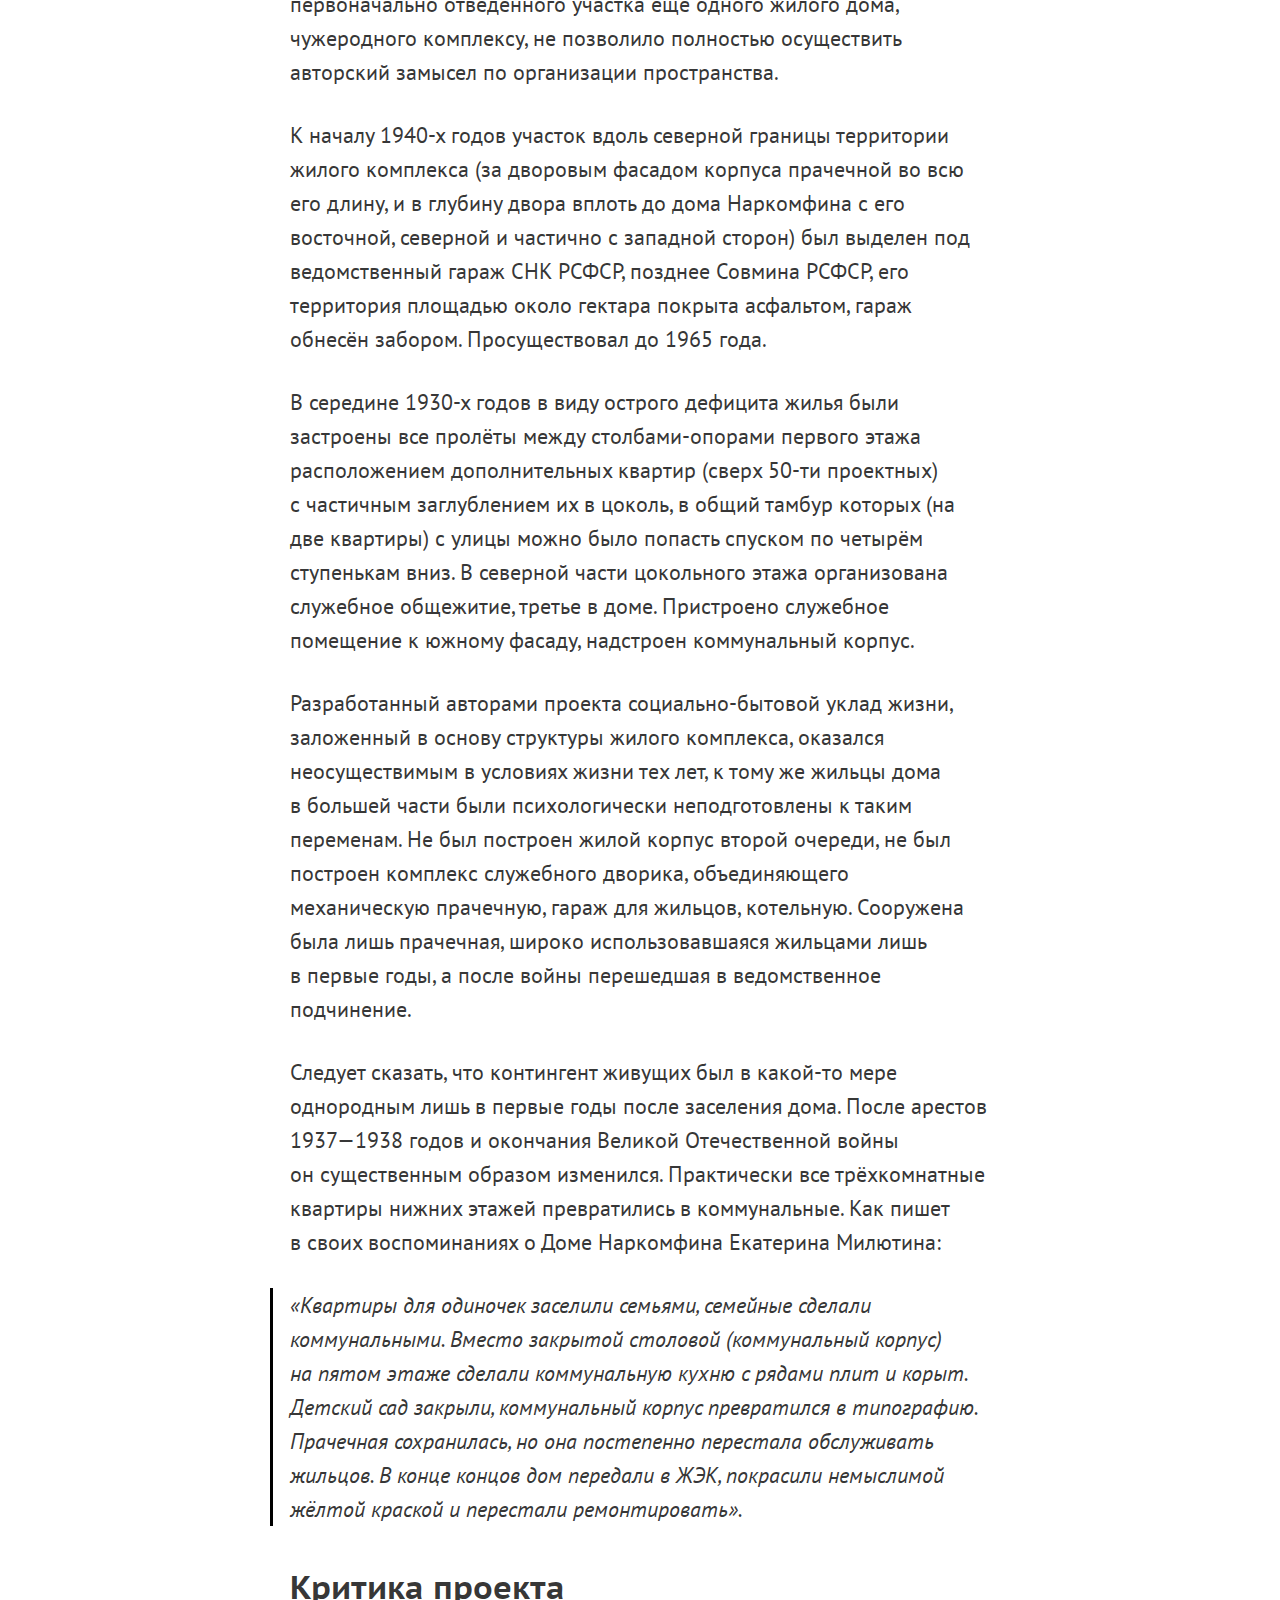
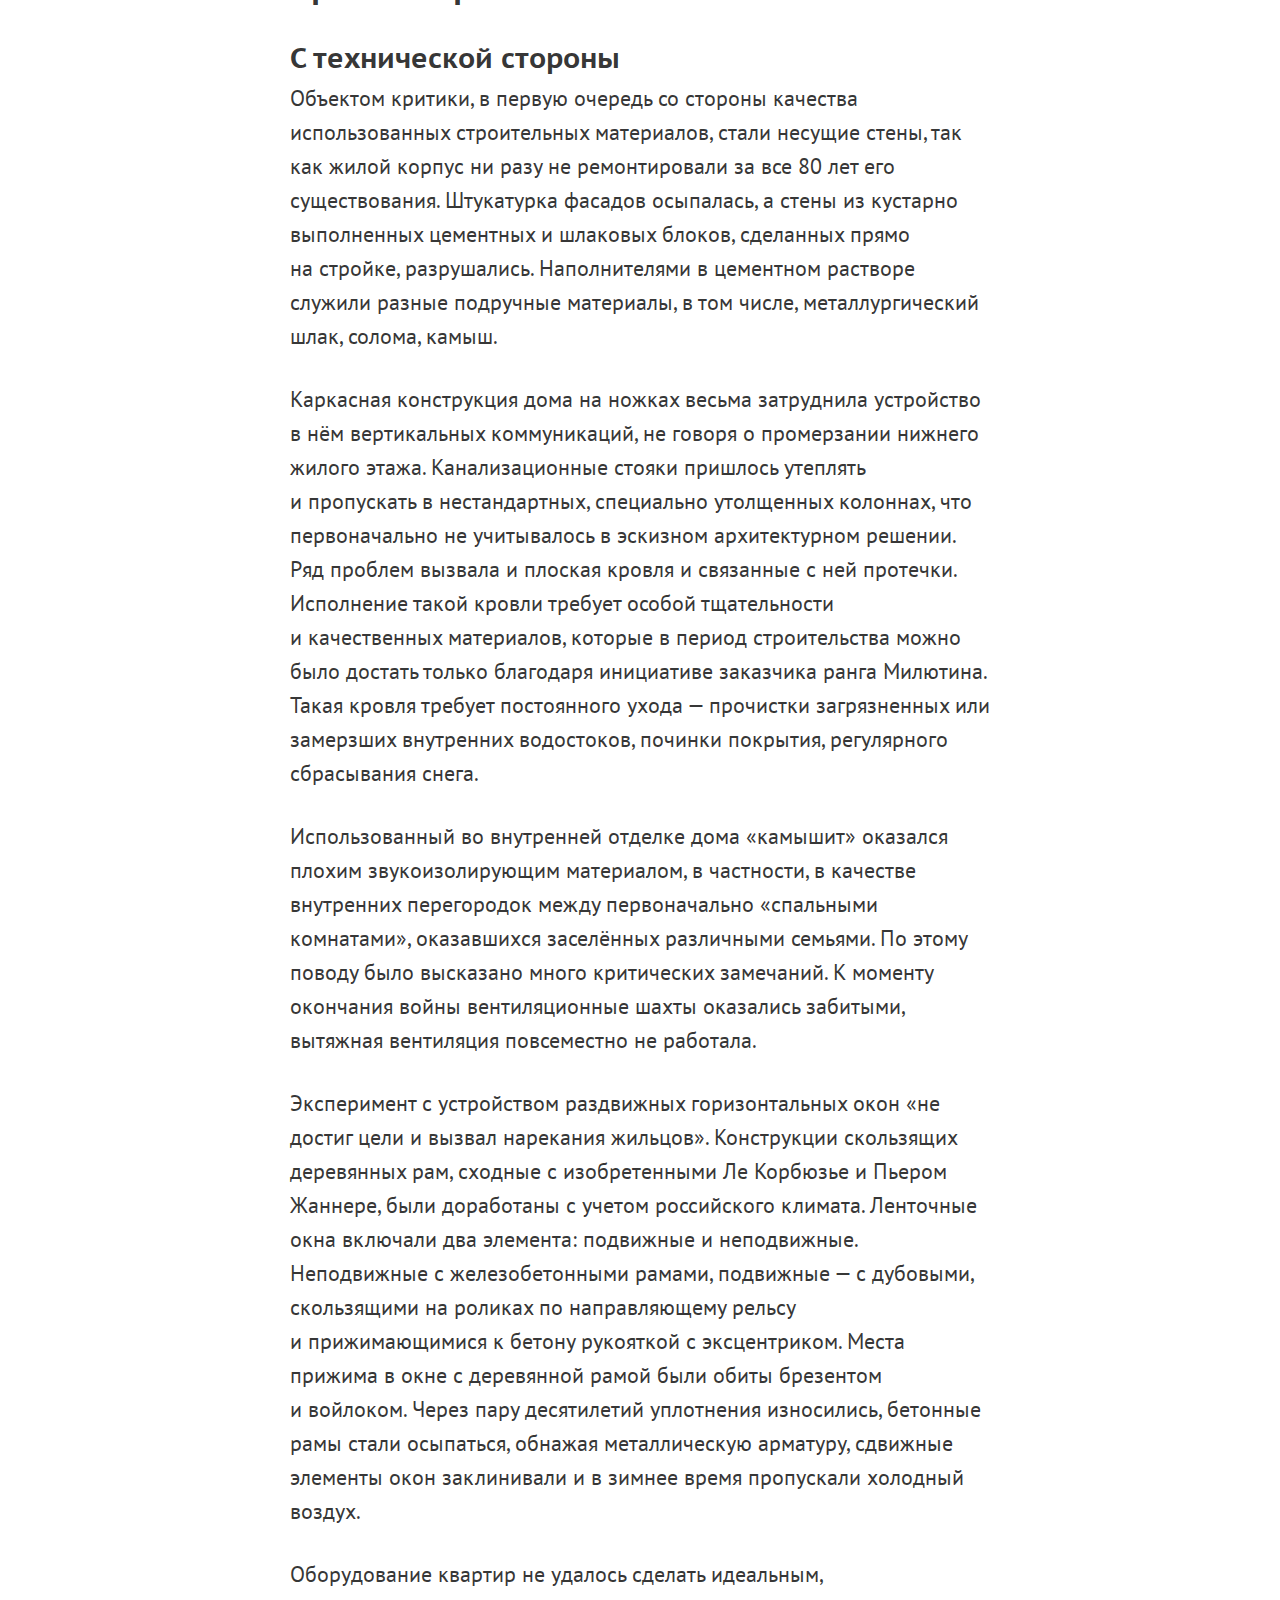
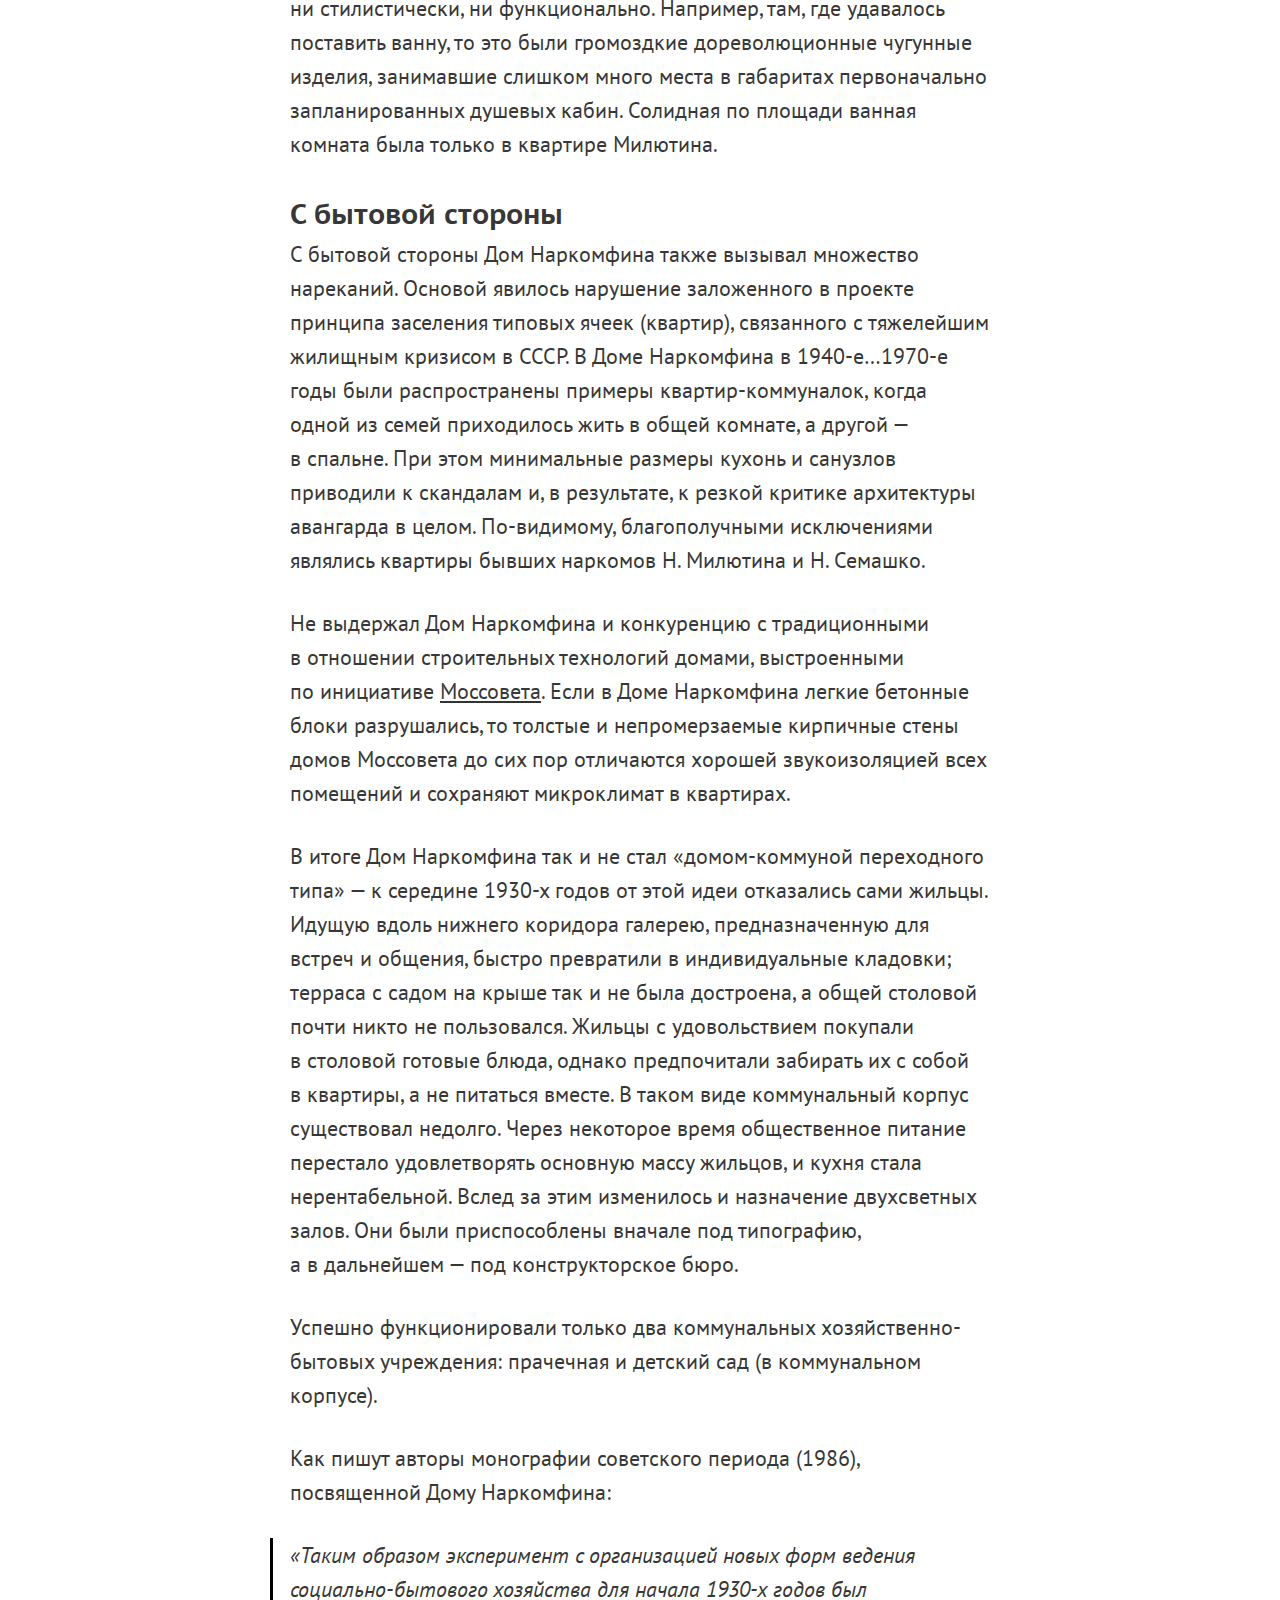
<file: posts/narkomfin.html>
<!DOCTYPE html>
<html>
<head>
  <meta name="viewport" content="width=device-width">
  <meta charset="utf-8">
  <meta name="keywords" content="wikimedium верстка программирование moscow coding school">
  <meta name="description" content="Дом Наркомфина – жилой дом переходного типа">
  <meta name="twitter:" content="">

  <meta property="og:type" content="article">
  <meta property="og:url" content="http://wikimedium.hack.exchange/posts/narkomfin.html">
  <meta property="og:title" content="Дом Наркомфина">
  <meta property="og:description" content="Дом Наркомфина – жилой дом переходного типа">
  <meta property="og:image" content="http://wikimedium.hack.exchange/images/posts/narkomfin.jpg">


  <title>Дом Наркомфина – жилой дом переходного типа</title>

  <link rel="icon" type="image/x-icon" href="../favicon.ico" />
  <link rel="icon" type="image/png" href="../favicon.png" />

  <link rel="stylesheet" href="../stylesheets/style.css">

  <script src="../javascripts/jquery.js" charset="utf-8"></script>
  <script src="../javascripts/social-likes.min.js" charset="utf-8"></script>
  <script src="../javascripts/sidebar.js" charset="utf-8"></script>


</head>
<body>
  <!-- nav.sidebar>ul>li*8>a>{Text} -->
  <nav class="menubar">
    <a href="../posts.html" class="logo"></a>
    <a href="../index.html" class="about">О проекте</a>

  </nav>

  <nav class="sidebar">
    <ul>
      <li>
        <a href="#s1">Дом Наркомфина — жилой дом переходного типа</a>
      </li>

      <li>
        <a href="#s2">История создания</a>
      </li>

      <li>
        <a href="#s3">Идеология</a>
      </li>

      <li>
        <a href="#s4">Архитектура</a>

        <ul>
          <li>
            <a href="#s4s1">Пространственная организация жилого комплекса</a>
          </li>

          <li>
            <a href="#s4s2">Архитектура жилого дома</a>
          </li>

          <li>
            <a href="#s4s3">Проектные и технологические решения дома Наркомфина</a>
          </li>

          <li>
            <a href="#s4s4">Нарушение концептуального замысла и проектных решений жилого комплекса после окончания строительства</a>
          </li>

        </ul>
      </li>

      <li>
        <a href="#s5">Критика проекта</a>

        <ul>
          <li>
            <a href="#s5s1">С технической стороны</a>
          </li>

          <li>
            <a href="#s5s2">С бытовой стороны</a>
          </li>

        </ul>
      </li>

      <li>
        <a href="#s6">Известные жители</a>
      </li>

      <li>
        <a href="#s7">Современное состояние памятника</a>
      </li>

      <li>
        <a href="#s8">Интересные факты о Доме Наркомфина</a>
      </li>

    </ul>
  </nav>

  <article>

    <h1 id="s1">Дом Наркомфина — жилой дом переходного типа</h1>
    <p>Дом Наркомфина — жилой дом переходного типа, построенный <a target="_blank" href="https://ru.wikipedia.org/wiki/1930_%D0%B3%D0%BE%D0%B4">в 1930 году</a> по&nbsp;проекту архитекторов <a target="_blank" href="https://ru.wikipedia.org/wiki/%D0%93%D0%B8%D0%BD%D0%B7%D0%B1%D1%83%D1%80%D0%B3,_%D0%9C%D0%BE%D0%B8%D1%81%D0%B5%D0%B9_%D0%AF%D0%BA%D0%BE%D0%B2%D0%BB%D0%B5%D0%B2%D0%B8%D1%87">Моисея Гинзбурга</a> и&nbsp;<a target="_blank" href="https://ru.wikipedia.org/wiki/%D0%9C%D0%B8%D0%BB%D0%B8%D0%BD%D0%B8%D1%81,_%D0%98%D0%B3%D0%BD%D0%B0%D1%82%D0%B8%D0%B9_%D0%A4%D1%80%D0%B0%D0%BD%D1%86%D0%B5%D0%B2%D0%B8%D1%87">Игнатия Милиниса</a> для работников <a target="_blank" href="https://ru.wikipedia.org/wiki/%D0%9D%D0%B0%D1%80%D0%BE%D0%B4%D0%BD%D1%8B%D0%B9_%D0%BA%D0%BE%D0%BC%D0%B8%D1%81%D1%81%D0%B0%D1%80%D0%B8%D0%B0%D1%82_%D1%84%D0%B8%D0%BD%D0%B0%D0%BD%D1%81%D0%BE%D0%B2_%D0%A1%D0%A1%D0%A1%D0%A0">Народного комиссариата финансов СССР (Наркомфина)</a>. Находится в&nbsp;Москве на&nbsp;Новинском бульваре по&nbsp;адресу дом № 25, корпус 1. Дом Наркомфина является памятником архитектуры <a target="_blank" href="https://ru.wikipedia.org/wiki/%D0%9A%D0%BE%D0%BD%D1%81%D1%82%D1%80%D1%83%D0%BA%D1%82%D0%B8%D0%B2%D0%B8%D0%B7%D0%BC_(%D0%B8%D1%81%D0%BA%D1%83%D1%81%D1%81%D1%82%D0%B2%D0%BE)">конструктивизма</a>.</p>
    <p>Здание находится в&nbsp;аварийном состоянии и&nbsp;уже трижды включалось в&nbsp;список «100 главных зданий мира, которым грозит уничтожение».</p>

    <img src="../images/posts/narkomfin.jpg" alt="Дом Наркомфина">

    <h2 id="s2">История создания жилого дома переходного типа</h2>
    <p>Дом Наркомфина построен по&nbsp;проекту одного из&nbsp;идеологов советского конструктивизма Моисея Гинзбурга, в&nbsp;соавторстве с&nbsp;архитектором Игнатием Милинисом и&nbsp;инженером Сергеем Прохоровым. Ранее, в&nbsp;конце 1925 года была образована творческая организация конструктивистов, названная <a target="_blank" href="https://ru.wikipedia.org/wiki/%D0%9E%D0%B1%D1%8A%D0%B5%D0%B4%D0%B8%D0%BD%D0%B5%D0%BD%D0%B8%D0%B5_%D1%81%D0%BE%D0%B2%D1%80%D0%B5%D0%BC%D0%B5%D0%BD%D0%BD%D1%8B%D1%85_%D0%B0%D1%80%D1%85%D0%B8%D1%82%D0%B5%D0%BA%D1%82%D0%BE%D1%80%D0%BE%D0%B2">Объединением современных архитекторов</a> (ОСА). Эта организация оказала значительное влияние на&nbsp;развитие теоретической мысли и&nbsp;ряд наработанных в&nbsp;ней решений позднее был использован при строительстве жилого комплекса.</p>

    <h2 id="s3">Идеология</h2>
    <p>Несмотря на&nbsp;то, что дом Наркомата финансов часто именуется «<a target="_blank" href="https://ru.wikipedia.org/wiki/%D0%94%D0%BE%D0%BC-%D0%BA%D0%BE%D0%BC%D0%BC%D1%83%D0%BD%D0%B0">домом-коммуной</a>», автор проекта М. Гинзбург считал его «домом переходного типа» (от «буржуазного» дома к&nbsp;«социалистической» коммуне), поскольку в&nbsp;нём не&nbsp;полностью уничтожалась семейная структура, как это предполагалось в&nbsp;домах-коммунах. Называя его так, Гинзбург имел в&nbsp;виду, что обитатели оценят удобства общественного обслуживания и&nbsp;постепенно перейдут к&nbsp;новому бытовому укладу.</p>
    <p>В отличие от&nbsp;домов-коммун в&nbsp;основе замысла Дома Наркомфина была идея создания комфортной жилой среды. Его структура намного богаче, чем структура многих других имевшихся тогда аналогов. Авторам проекта Гинзбургу и&nbsp;Милинису удалось скомпоновать жилые ячейки в&nbsp;единый корпус настолько необычно, что это заинтересовало даже самого <a target="_blank" href="https://ru.wikipedia.org/wiki/%D0%9B%D0%B5_%D0%9A%D0%BE%D1%80%D0%B1%D1%8E%D0%B7%D1%8C%D0%B5">Ле&nbsp;Корбюзье</a>, побывавшего в&nbsp;Доме Наркомфина и&nbsp;посетившего лично квартиру Милютина.</p>
    <p>Идея комфортабельного жилища нового типа требовала не&nbsp;только иной функциональной организации, но&nbsp;и&nbsp;нового пространственного воплощения.</p>
    <p>В конце 1920-х — начале 1930-х годов было построено шесть экспериментальных «коммунальных» домов переходного типа, причём три из&nbsp;них разработаны при непосредственном участии М. Гинзбурга как автора проекта.</p>

    <h2 id="s4">Архитектура</h2>
    <p>Под строительство дома для работников Наркомата финансов была отведена территория двух усадеб, выходивших на&nbsp;Новинский бульвар. Все планы застройки отведенного участка предусматривали полный снос существующих домов и&nbsp;дворов, включая флигели и&nbsp;двор дома Шаляпина. В&nbsp;конечном итоге ни&nbsp;одно строение ради дома Наркомфина не&nbsp;снесли.</p>
    <p>В проектной документации дом именовался 2-м домом СНК и&nbsp;планировался как многофункциональный комплекс, состоящий из&nbsp;четырёх корпусов, выполняющих разные функции: жилой комплекс, коммунальный центр (в свою очередь, включающий в&nbsp;себя столовую, физкультурный и&nbsp;читальный залы), детский корпус (детский сад и&nbsp;ясли) — он&nbsp;не&nbsp;был построен и&nbsp;впоследствии частично занял корпус столовой и&nbsp;библиотеки, и&nbsp;самостоятельного служебного двора с&nbsp;размещенными на&nbsp;его территории механической прачечной, сушилкой, гаражом и&nbsp;др. Дом должна была окружать обширная парковая территория.</p>

    <h3 id="s4s1">Пространственная организация жилого комплекса</h3>
    <p>Пространство перед общественным корпусом композиционно выделялось квадратной площадкой, на&nbsp;которой планировалось разместить небольшое здание для детского сада. Все три объёма, различные по&nbsp;массам, строго ритмически уравновешенные, увязанные между собой, составляли композиционное ядро комплекса, сбалансированное в&nbsp;пространстве корпусом прачечной, ориентированным на&nbsp;Новинский бульвар. Перед прачечной также была устроена квадратная площадка, служившая своеобразным парадным пространством, связывающим комплекс с&nbsp;городом. Корпус прачечной так же, как и&nbsp;жилой дом, был частично поднят на&nbsp;колоннах, что освобождало для прохода пространство первого этажа. Пройдя под корпусом прачечной через «парадный двор» перед входом с&nbsp;Новинского бульвара, по&nbsp;диагональной аллее можно было попасть в&nbsp;общественную зону комплекса или по&nbsp;другой аллее через жилой корпус в&nbsp;уровне «открытого» первого этажа — в&nbsp;парк за&nbsp;домом, где была организована своеобразная видовая площадка.</p>
    <p>Основной объём жилого дома Гинзбург расположил на&nbsp;территории двух усадебных садов, отмечая в&nbsp;пояснительной записке к&nbsp;проекту: </p>
    <blockquote>
      «В виду неровности участка, вызывающего в&nbsp;подобных случаях устройство большой поверхности цоколя, в&nbsp;настоящем случае дом поднят в&nbsp;большей своей части на&nbsp;высоту 2,5 метров на&nbsp;отдельных столбах, что является более экономичным и, кроме того, сохраняет нетронутой площадь парка».
    </blockquote>
    <p>Функциональные характеристики будущего здания были определены техническим заданием, составленным <a target="_blank" href="https://ru.wikipedia.org/wiki/%D0%9C%D0%B8%D0%BB%D1%8E%D1%82%D0%B8%D0%BD,_%D0%9D%D0%B8%D0%BA%D0%BE%D0%BB%D0%B0%D0%B9_%D0%90%D0%BB%D0%B5%D0%BA%D1%81%D0%B0%D0%BD%D0%B4%D1%80%D0%BE%D0%B2%D0%B8%D1%87">Николаем Милютиным</a>, который в&nbsp;указанные годы (1924—1929) исполнял обязанности наркома финансов РСФСР и&nbsp;выступал в&nbsp;качестве заказчика жилого комплекса. Сметная стоимость строительства составила 10 млн рублей.</p>

    <h3 id="s4s2">Архитектура жилого дома</h3>
    <p>Подлинным новаторством для конца 1920-х годов была архитектура жилого корпуса. Она была настолько необычна и&nbsp;впечатляюща, что лишь немногие смогли увидеть в&nbsp;ней образ жилого дома будущего, черты которого он, безусловно, содержал.</p>
    <p>Жилой корпус представляет собой шестиэтажное здание длиной 85 м&nbsp;и&nbsp;высотой 17 м. Ориентация здания на&nbsp;запад и&nbsp;восток. В&nbsp;торцах здания расположены лестничные клетки, всего две на&nbsp;всю длину. Первый этаж, высотой 2,5 метра, состоит из&nbsp;круглых столбов — элементов каркаса здания, что было связано со&nbsp;стремлением сохранить парковую территорию и&nbsp;с&nbsp;убеждённостью Гинзбурга в&nbsp;том, что первые этажи менее пригодны для жилья.</p>
    <p>За счет колонн первого этажа и&nbsp;открытого пространства между ними создавалось зрительное впечатление, что корпус как бы&nbsp;приподнят над землей. Это, вместе с&nbsp;надстройкой-мостиком на&nbsp;плоской крыше и&nbsp;белоснежным цветом фасадов, придавало ему сходство с&nbsp;кораблем, что и&nbsp;закрепилось в&nbsp;неофициальном названии дома — «дом-корабль» или, по&nbsp;Е. Милютиной, «дом-пароход».</p>
    <p>По второму и&nbsp;пятому этажам здания лестницы связаны широкими, около 4 м, коридорами, освещёнными с&nbsp;восточной стороны горизонтальными лентами окон. В&nbsp;квартиры жильцы попадают из&nbsp;этих коридоров.</p>
    <p>Дом был задуман как «коммунальный» с&nbsp;изолированными квартирами на&nbsp;50 семей, общей численностью около 200 человек, и&nbsp;имеющимся общественным обслуживанием. В&nbsp;своем проекте авторы поставили задачу сохранения только социально-бытовых условий переходного типа (например, несмотря на&nbsp;наличие общей столовой, в&nbsp;квартирах сохранялись маленькие кухни).</p>
    <p>Весь шестиэтажный объём здания разбит по&nbsp;горизонтали на&nbsp;две части. Нижние три этажа отведены под квартиры большой площади, в&nbsp;которых должны были проживать семьи, сохранившие более полно свой старый бытовой уклад. Поэтому здесь имелась маленькая кухня, позволяющая индивидуально приготовлять пищу. Верхние три этажа занимают малометражные квартиры на&nbsp;одного или двух человек — так называемая ячейка Стройкома РСФСР тип «F». Все квартиры двухэтажные с&nbsp;входами из&nbsp;одного коридора пятого этажа. Квартиры имели две планировки: либо с&nbsp;лестницей от&nbsp;входа наверх (в двухэтажную гостиную со&nbsp;стеклянной стенкой) и&nbsp;опять наверх (в спальню), либо с&nbsp;длинной лестницей вниз, в&nbsp;такую же&nbsp;гостиную и&nbsp;спальню, расположенные на&nbsp;одном уровне. Таким образом каждая квартира состоит из&nbsp;двух частей. Одна часть её имеет высоту 3,6 м, другая — 2,3 м. Последняя представляет собой спальную нишу, она освещена прямым светом: имеется небольшая душевая кабина с&nbsp;умывальником. В&nbsp;каждой квартире есть отдельная передняя и&nbsp;туалет, расположенный у&nbsp;самого входа. В&nbsp;малометражных квартирах нет кухонь. Жилая комната оборудована небольшим «кухонным элементом» для индивидуального приготовления пищи. Площадь каждой ячейки составляет 33—34 м², но&nbsp;её кубатура благодаря многоярусной планировке соответствует кубатуре квартиры, в&nbsp;полтора раза большей по&nbsp;площади.</p>
    <p>Квартиры нижних этажей трехкомнатные. Жилая площадь в&nbsp;них примерно 57-60 кв. м. Как и&nbsp;малометражные, они двухъярусные. В&nbsp;нижнем ярусе каждой квартиры размещены передняя, кухня и&nbsp;общая жилая комната двойной высоты. Из&nbsp;передней вход в&nbsp;общую, высотой 5 м, комнату, площадь которой равна 25 кв. м. Из&nbsp;передней же&nbsp;внутренняя лестница ведет во&nbsp;второй ярус. Здесь две спальни, ванная и&nbsp;туалет. Спальни отделены узкой площадкой с&nbsp;галереей, открывающейся в&nbsp;общую жилую комнату. Высота помещения второго яруса 2,3 м. Полы в&nbsp;ванной комнате - пробковые, в&nbsp;1959 году пробка заменены на&nbsp;кафельную плитку.</p>
    <p>В обоих концах жилого корпуса, по&nbsp;обе стороны лестницы со&nbsp;входом непосредственно с&nbsp;лестничной клетки, размещены квартиры «2F» (соединенные по&nbsp;две ячейки «F»), и&nbsp;занимающие площадь, равную двум сдвоенным малометражным квартирам (кв. 14 и&nbsp;29). В&nbsp;этих квартирах две жилые комнаты высотой 3 м. Передняя, ванная, туалет, кухня и&nbsp;столовая имеют высоту 2,3 м. По&nbsp;существу, это обычные (одноярусные) квартиры с&nbsp;несколько непривычным распределением высот, а&nbsp;потому и&nbsp;с&nbsp;более интересным пространственным решением.</p>
    <p>И наконец, в&nbsp;самой верхней части дома, на&nbsp;уровне плоской крыши, сделано несколько комнат типа общежития, где реализовны опубликованные Н. Милютиным в&nbsp;«Соцгороде» жилые ячейки на&nbsp;одного человека. Часть из&nbsp;них — на&nbsp;одного человека, часть — на&nbsp;двух. Между каждой парой комнат расположены душевая и&nbsp;умывальная комнаты.</p>

    <p>Здание включает в&nbsp;себя около десятка типов квартир, в&nbsp;том числе:</p>
    <ul>
      <li>Квартира типа F — основное количество жилых ячеек в&nbsp;доме минимального размера. В&nbsp;одни из&nbsp;них можно попасть из&nbsp;остекленной галереи или коридора, спускаясь по&nbsp;внутриквартирной лестнице в&nbsp;общую комнату, а&nbsp;в&nbsp;другие — поднимаясь в&nbsp;неё также по&nbsp;аналогичной лестнице.</li>
      <li>Квартира типа K — 8 квартир для больших семей располагались в&nbsp;центральной части дома между лестничными клетками. Квартиры представляли собой двухъярусные жилые ячейки высотой каждого этажа 2,3 метра, при этом часть квартиры имела высоту потолка 4,6 метра, и&nbsp;в&nbsp;ней находилась общая жилая комната, выполняющая функции гостиной. На&nbsp;нижнем ярусе были устроены коридор, передняя, терраса и&nbsp;кухня, а&nbsp;в&nbsp;верхнем — две спальни размером 19,9 и&nbsp;12,1 м². Кроме открытой террасы на&nbsp;втором этаже, для отдыха на&nbsp;воздухе и&nbsp;принятия солнечных ванн была предназначена также плоская крыша с&nbsp;разбитым на&nbsp;ней цветником.</li>
      <li>Квартира типа 2F. Сочетание разных жилых ячеек позволило избежать повторения галерей и&nbsp;коридоров на&nbsp;каждом этаже и&nbsp;сделать их&nbsp;светлыми, а&nbsp;во&nbsp;всех квартирах обеспечить сквозное проветривание.</li>
    </ul>
    <p>Фасады жилого корпуса выглядят по&nbsp;разному, с&nbsp;восточной стороны, от&nbsp;Садового кольца — длинные ленточные окна и&nbsp;открытая галерея второго этажа. С&nbsp;противоположной западной стороны иная картина: большие квадраты остекления двухсветных общих комнат-гостиных и&nbsp;небольшие окна кухонь. В&nbsp;результате все спальни в&nbsp;доме ориентированы на&nbsp;утреннее солнце, а&nbsp;гостиные на&nbsp;вечернее.</p>
    <p>Принцип компоновки жилых ячеек, подобный применённому в&nbsp;проекте дома Наркомфина, был реализован в&nbsp;ряде проектов и&nbsp;на&nbsp;Западе, в&nbsp;частности, в&nbsp;построенном в&nbsp;Бреслау (<a target="_blank" href="https://ru.wikipedia.org/wiki/%D0%92%D1%80%D0%BE%D1%86%D0%BB%D0%B0%D0%B2">Вроцлаве</a>) по&nbsp;проекту <a target="_blank" href="https://ru.wikipedia.org/wiki/%D0%A8%D0%B0%D1%80%D1%83%D0%BD,_%D0%93%D0%B0%D0%BD%D1%81_%D0%91%D0%B5%D1%80%D0%BD%D1%85%D0%B0%D1%80%D0%B4">Ганса Шаруна</a> общежитии для холостых (1929 год). Наличие коридора, обслуживающего несколько уровней, характерно для жилых единиц Ле&nbsp;Корбюзье.</p>
    <p>Обследование дома Наркомфина, проведенное в&nbsp;1994 году профессором <a target="_blank" href="https://ru.wikipedia.org/wiki/%D0%9C%D0%BE%D1%81%D0%BA%D0%BE%D0%B2%D1%81%D0%BA%D0%B8%D0%B9_%D0%B0%D1%80%D1%85%D0%B8%D1%82%D0%B5%D0%BA%D1%82%D1%83%D1%80%D0%BD%D1%8B%D0%B9_%D0%B8%D0%BD%D1%81%D1%82%D0%B8%D1%82%D1%83%D1%82_(%D0%B3%D0%BE%D1%81%D1%83%D0%B4%D0%B0%D1%80%D1%81%D1%82%D0%B2%D0%B5%D0%BD%D0%BD%D0%B0%D1%8F_%D0%B0%D0%BA%D0%B0%D0%B4%D0%B5%D0%BC%D0%B8%D1%8F)">МАрхИ</a> <a target="_blank" href="https://ru.wikipedia.org/wiki/%D0%9E%D0%B2%D1%81%D1%8F%D0%BD%D0%BD%D0%B8%D0%BA%D0%BE%D0%B2%D0%B0,_%D0%95%D0%BB%D0%B5%D0%BD%D0%B0_%D0%91%D0%BE%D1%80%D0%B8%D1%81%D0%BE%D0%B2%D0%BD%D0%B0">Еленой Овсянниковой</a> и&nbsp;швейцарскими студентами из&nbsp;Женевы, которыми руководил Жан-Клод Люди, показало, что его внутренняя структура оказалась ещё сложнее, чем было заявлено в&nbsp;проекте. Нестандартные квартиры, как оказалось, были на&nbsp;каждом этаже, хотя большинство их&nbsp;— типовые. Общее число вариантов жилых ячеек могло доходить до&nbsp;одиннадцати (включая помещение для консьержа, «студию» на&nbsp;верхнем этаже, общежитие на&nbsp;кровле и&nbsp;пентхаус самого Милютина). Характерно, что в&nbsp;конце коридора пятого этажа находилась общая кухня, организованная уже в&nbsp;1940-е годы, а&nbsp;из&nbsp;самого коридора был доступ в&nbsp;чуланы для хранения вещей, не&nbsp;всегда помещавшихся в&nbsp;ячейки «F».</p>

    <h3 id="s4s3">Проектные и&nbsp;технологические решения дома Наркомфина</h3>
    <p>Дом был возведен в&nbsp;1928—1930 годах с&nbsp;применением новинок тогдашней строительной индустрии, в&nbsp;том числе цельнолитого железобетона (выдержавшего впоследствии и&nbsp;бомбежки и&nbsp;многолетнее отсутствие ремонта), а&nbsp;также новых материалов. Он&nbsp;построен на&nbsp;колоннах, это висячая (каркасная) конструкция, что создает устойчивость при оползнях и&nbsp;колебаниях почвы — под домом течет подземная река Синичка, заключенная в&nbsp;трубу. Несущий каркас с&nbsp;сеткой круглых в&nbsp;плане колонн диаметром 350 мм&nbsp;связан в&nbsp;продольном и&nbsp;поперечном направлениях железобетонными прогонами. Наружные стены, являющиеся по&nbsp;сути облегченными термоизоляционными щитами, отнесены на&nbsp;консолях от&nbsp;колонн каркаса, в&nbsp;результате чего колонны оказываются внутри здания. Технологические решения плоской кровли с&nbsp;системой водостоков, теплоизоляцией «торфоплитами» из&nbsp;прессованного торфа и&nbsp;гидроизоляцией битумом следовали схеме, разработанной ведущим германским специалистом по&nbsp;плоским крышам <a target="_blank" href="https://ru.wikipedia.org/wiki/%D0%9C%D0%B0%D0%B9,_%D0%AD%D1%80%D0%BD%D1%81%D1%82">Эрнстом Маем</a>.</p>
    <p>В доме Наркомфина в&nbsp;1929 году был проведен эксперимент по&nbsp;цветовому решению квартир, которым руководил специалист из&nbsp;<a target="_blank" href="https://ru.wikipedia.org/wiki/%D0%91%D0%B0%D1%83%D1%85%D0%B0%D1%83%D1%81">Баухауса</a> профессор <a target="_blank" href="https://de.wikipedia.org/wiki/Hinnerk_Scheper">Хиннерк Шепер</a>. Шепер выполнил цветовое оформление интерьеров дома, для чего был на&nbsp;год откомандирован в&nbsp;Москву. Стены в&nbsp;квартирах не&nbsp;оклеивались обоями, а&nbsp;гладко окрашивались — теплые гаммы колеров для одних квартир и&nbsp;холодные для других. Теплая гамма была основана на&nbsp;оттенках жёлтого и&nbsp;охры, холодная — голубого и&nbsp;серого. Обе были реализованы в&nbsp;двух вариантах: сначала в&nbsp;сильной, а&nbsp;потом слабой насыщенностью колеров. Образцы эскизов цветового решения интерьеров типовых квартир дома Наркомфина по&nbsp;Шеперу представлены в&nbsp;книге Е. Овсянниковой и&nbsp;Е. Милютиной Жилой комплекс «Дом Наркомфина», Екатеринбург: Tatlin, 2015 — 64 с.</p>
    <p>Важную роль в&nbsp;сооружении комплекса сыграл инженер Сергей Львович Прохоров (1899—1974). Согласно предложенному Прохоровым решению, железобетонный каркас здания, несущие стены из&nbsp;блоков, а&nbsp;также водостоки и&nbsp;вентиляционные вытяжки размещены внутри здания; снаружи расположены лёгкие несущие стены и&nbsp;ленточные окна. Прохоров создал несколько новых материалов (фибролит, ксилолит, торфоплиты и&nbsp;камышит) и&nbsp;организовал производство шлакоблоков («бетонитовых камней») прямо на&nbsp;стройплощадке. По&nbsp;мнению профессора МАрхИ Елены Овсянниковой, без участия этого инженера, хорошо освоившего немецкую технологию изготовления цементных блоков и&nbsp;предложившего ряд нововведений по&nbsp;ходу строительства, дом Наркомфина не&nbsp;удалось бы&nbsp;построить столь успешно.</p>
    <p>Корпус общественного обслуживания, названный авторами «коммунальным», представляет собой замкнутый четырёхэтажный, почти кубический объём со&nbsp;стороной куба около 10 метров. Связан с&nbsp;жилым корпусом переходом на&nbsp;уровне второго этажа. Корпус предназначался для размещения общей кухни-столовой, библиотеки и&nbsp;других бытовых и&nbsp;общественных помещений.</p>
    <p>Сдача дома Наркомфина по&nbsp;времени (1931 год) совпала с&nbsp;критическим переломом в&nbsp;судьбе архитектуры в&nbsp;СССР: все профессиональные объединения были распущены, а&nbsp;вместо них возник Союз советских архитекторов, призванный определять облик новой советской архитектуры. Конструктивизм и&nbsp;рационализм были заклеймены как «формализм» и&nbsp;иностранные заимствования, чуждые советскому человеку. В&nbsp;архитектуре был объявлен курс на&nbsp;«освоение классического наследия».</p>

    <h3 id="s4s4">Нарушение концептуального замысла и&nbsp;проектных решений жилого комплекса после окончания строительства</h3>
    <p>В 1932—1934 году на&nbsp;территории жилого комплекса (вдоль его южной границы) по&nbsp;проекту архитектора С. Леонтовича был построен жилой дом работников Совнаркома (дом 25 корп. 10), композиционно никак не&nbsp;связанный с&nbsp;комплексом. В&nbsp;итоге сохранение усадебных построек по&nbsp;линии Новинского бульвара, а&nbsp;также строительство в&nbsp;границах первоначально отведённого участка ещё одного жилого дома, чужеродного комплексу, не&nbsp;позволило полностью осуществить авторский замысел по&nbsp;организации пространства.</p>
    <p>К началу 1940-х годов участок вдоль северной границы территории жилого комплекса (за дворовым фасадом корпуса прачечной во&nbsp;всю его длину, и&nbsp;в&nbsp;глубину двора вплоть до&nbsp;дома Наркомфина с&nbsp;его восточной, северной и&nbsp;частично с&nbsp;западной сторон) был выделен под ведомственный гараж СНК РСФСР, позднее Совмина РСФСР, его территория площадью около гектара покрыта асфальтом, гараж обнесён забором. Просуществовал до&nbsp;1965 года.
    <p>В середине 1930-х годов в&nbsp;виду острого дефицита жилья были застроены все пролёты между столбами-опорами первого этажа расположением дополнительных квартир (сверх 50-ти проектных) с&nbsp;частичным заглублением их&nbsp;в&nbsp;цоколь, в&nbsp;общий тамбур которых (на две квартиры) с&nbsp;улицы можно было попасть спуском по&nbsp;четырём ступенькам вниз. В&nbsp;северной части цокольного этажа организована служебное общежитие, третье в&nbsp;доме. Пристроено служебное помещение к&nbsp;южному фасаду, надстроен коммунальный корпус.</p>
    <p>Разработанный авторами проекта социально-бытовой уклад жизни, заложенный в&nbsp;основу структуры жилого комплекса, оказался неосуществимым в&nbsp;условиях жизни тех лет, к&nbsp;тому же&nbsp;жильцы дома в&nbsp;большей части были психологически неподготовлены к&nbsp;таким переменам. Не&nbsp;был построен жилой корпус второй очереди, не&nbsp;был построен комплекс служебного дворика, объединяющего механическую прачечную, гараж для жильцов, котельную. Сооружена была лишь прачечная, широко использовавшаяся жильцами лишь в&nbsp;первые годы, а&nbsp;после войны перешедшая в&nbsp;ведомственное подчинение.</p>
    <p>Следует сказать, что контингент живущих был в&nbsp;какой-то мере однородным лишь в&nbsp;первые годы после заселения дома. После арестов 1937—1938 годов и&nbsp;окончания Великой Отечественной войны он&nbsp;существенным образом изменился. Практически все трёхкомнатные квартиры нижних этажей превратились в&nbsp;коммунальные. Как пишет в&nbsp;своих воспоминаниях о&nbsp;Доме Наркомфина Екатерина Милютина: </p>
    <blockquote>
      «Квартиры для одиночек заселили семьями, семейные сделали коммунальными. Вместо закрытой столовой (коммунальный корпус) на&nbsp;пятом этаже сделали коммунальную кухню с&nbsp;рядами плит и&nbsp;корыт. Детский сад закрыли, коммунальный корпус превратился в&nbsp;типографию. Прачечная сохранилась, но&nbsp;она постепенно перестала обслуживать жильцов. В&nbsp;конце концов дом передали в&nbsp;ЖЭК, покрасили немыслимой жёлтой краской и&nbsp;перестали ремонтировать».
    </blockquote>

    <h2 id="s5">Критика проекта</h2>

    <h3 id="s5s1">С технической стороны</h3>
    <p>Объектом критики, в&nbsp;первую очередь со&nbsp;стороны качества использованных строительных материалов, стали несущие стены, так как жилой корпус ни&nbsp;разу не&nbsp;ремонтировали за&nbsp;все 80 лет его существования. Штукатурка фасадов осыпалась, а&nbsp;стены из&nbsp;кустарно выполненных цементных и&nbsp;шлаковых блоков, сделанных прямо на&nbsp;стройке, разрушались. Наполнителями в&nbsp;цементном растворе служили разные подручные материалы, в&nbsp;том числе, металлургический шлак, солома, камыш.</p>
    <p>Каркасная конструкция дома на&nbsp;ножках весьма затруднила устройство в&nbsp;нём вертикальных коммуникаций, не&nbsp;говоря о&nbsp;промерзании нижнего жилого этажа. Канализационные стояки пришлось утеплять и&nbsp;пропускать в&nbsp;нестандартных, специально утолщенных колоннах, что первоначально не&nbsp;учитывалось в&nbsp;эскизном архитектурном решении. Ряд проблем вызвала и&nbsp;плоская кровля и&nbsp;связанные с&nbsp;ней протечки. Исполнение такой кровли требует особой тщательности и&nbsp;качественных материалов, которые в&nbsp;период строительства можно было достать только благодаря инициативе заказчика ранга Милютина. Такая кровля требует постоянного ухода — прочистки загрязненных или замерзших внутренних водостоков, починки покрытия, регулярного сбрасывания снега.</p>
    <p>Использованный во&nbsp;внутренней отделке дома «камышит» оказался плохим звукоизолирующим материалом, в&nbsp;частности, в&nbsp;качестве внутренних перегородок между первоначально «спальными комнатами», оказавшихся заселённых различными семьями. По&nbsp;этому поводу было высказано много критических замечаний. К&nbsp;моменту окончания войны вентиляционные шахты оказались забитыми, вытяжная вентиляция повсеместно не&nbsp;работала.</p>
    <p>Эксперимент с&nbsp;устройством раздвижных горизонтальных окон «не достиг цели и&nbsp;вызвал нарекания жильцов». Конструкции скользящих деревянных рам, сходные с&nbsp;изобретенными Ле&nbsp;Корбюзье и&nbsp;Пьером Жаннере, были доработаны с&nbsp;учетом российского климата. Ленточные окна включали два элемента: подвижные и&nbsp;неподвижные. Неподвижные с&nbsp;железобетонными рамами, подвижные — с&nbsp;дубовыми, скользящими на&nbsp;роликах по&nbsp;направляющему рельсу и&nbsp;прижимающимися к&nbsp;бетону рукояткой с&nbsp;эксцентриком. Места прижима в&nbsp;окне с&nbsp;деревянной рамой были обиты брезентом и&nbsp;войлоком. Через пару десятилетий уплотнения износились, бетонные рамы стали осыпаться, обнажая металлическую арматуру, сдвижные элементы окон заклинивали и&nbsp;в&nbsp;зимнее время пропускали холодный воздух.</p>
    <p>Оборудование квартир не&nbsp;удалось сделать идеальным, ни&nbsp;стилистически, ни&nbsp;функционально. Например, там, где удавалось поставить ванну, то&nbsp;это были громоздкие дореволюционные чугунные изделия, занимавшие слишком много места в&nbsp;габаритах первоначально запланированных душевых кабин. Солидная по&nbsp;площади ванная комната была только в&nbsp;квартире Милютина.</p>

    <h3 id="s5s2">С бытовой стороны</h3>
    <p>С бытовой стороны Дом Наркомфина также вызывал множество нареканий. Основой явилось нарушение заложенного в&nbsp;проекте принципа заселения типовых ячеек (квартир), связанного с&nbsp;тяжелейшим жилищным кризисом в&nbsp;СССР. В&nbsp;Доме Наркомфина в&nbsp;1940-е…1970-е годы были распространены примеры квартир-коммуналок, когда одной из&nbsp;семей приходилось жить в&nbsp;общей комнате, а&nbsp;другой — в&nbsp;спальне. При этом минимальные размеры кухонь и&nbsp;санузлов приводили к&nbsp;скандалам и, в&nbsp;результате, к&nbsp;резкой критике архитектуры авангарда в&nbsp;целом. По-видимому, благополучными исключениями являлись квартиры бывших наркомов Н. Милютина и&nbsp;Н. Семашко.</p>
    <p>Не выдержал Дом Наркомфина и&nbsp;конкуренцию с&nbsp;традиционными в&nbsp;отношении строительных технологий домами, выстроенными по&nbsp;инициативе <a target="_blank" href="https://ru.wikipedia.org/wiki/%D0%9C%D0%BE%D1%81%D1%81%D0%BE%D0%B2%D0%B5%D1%82">Моссовета</a>. Если в&nbsp;Доме Наркомфина легкие бетонные блоки разрушались, то&nbsp;толстые и&nbsp;непромерзаемые кирпичные стены домов Моссовета до&nbsp;сих пор отличаются хорошей звукоизоляцией всех помещений и&nbsp;сохраняют микроклимат в&nbsp;квартирах.</p>
    <p>В итоге Дом Наркомфина так и&nbsp;не&nbsp;стал «домом-коммуной переходного типа» — к&nbsp;середине 1930-х годов от&nbsp;этой идеи отказались сами жильцы. Идущую вдоль нижнего коридора галерею, предназначенную для встреч и&nbsp;общения, быстро превратили в&nbsp;индивидуальные кладовки; терраса с&nbsp;садом на&nbsp;крыше так и&nbsp;не&nbsp;была достроена, а&nbsp;общей столовой почти никто не&nbsp;пользовался. Жильцы с&nbsp;удовольствием покупали в&nbsp;столовой готовые блюда, однако предпочитали забирать их&nbsp;с&nbsp;собой в&nbsp;квартиры, а&nbsp;не&nbsp;питаться вместе. В&nbsp;таком виде коммунальный корпус существовал недолго. Через некоторое время общественное питание перестало удовлетворять основную массу жильцов, и&nbsp;кухня стала нерентабельной. Вслед за&nbsp;этим изменилось и&nbsp;назначение двухсветных залов. Они были приспособлены вначале под типографию, а&nbsp;в&nbsp;дальнейшем — под конструкторское бюро.</p>
    <p>Успешно функционировали только два коммунальных хозяйственно-бытовых учреждения: прачечная и&nbsp;детский сад (в коммунальном корпусе).</p>
    <p>Как пишут авторы монографии советского периода (1986), посвященной Дому Наркомфина: </p>
    <blockquote>
      «Таким образом эксперимент с&nbsp;организацией новых форм ведения социально-бытового хозяйства для начала 1930-х годов был преждевременным и&nbsp;оказался несостоятельным».
    </blockquote>
    <p>В английском разделе Википедии данная мысль (<a target="_blank" href="https://en.wikipedia.org/wiki/Narkomfin_building#The_Narkomfin_building_as_reality">«Дом Наркомфина как реальность»</a>) выражена честнее: </p>
    <blockquote>
      «Утопизм и&nbsp;стремление к&nbsp;реформированию повседневной жизни, положенные в&nbsp;основу проекта дома Наркомфина, впали в&nbsp;немилость практически сразу по&nbsp;его завершении. С&nbsp;началом <a target="_blank" href="https://ru.wikipedia.org/wiki/%D0%9F%D0%B5%D1%80%D0%B2%D0%B0%D1%8F_%D0%BF%D1%8F%D1%82%D0%B8%D0%BB%D0%B5%D1%82%D0%BA%D0%B0">пятилетки</a> и&nbsp;консолидации власти Сталиным заложенные в&nbsp;проект идеи коллективизма и&nbsp;феминизма были отвергнуты как левацкие и&nbsp;троцкистские».
    </blockquote>

    <h2 id="s6">Известные жители</h2>
    <p>Дом заселялся в&nbsp;1931 году, одновременно с&nbsp;заселением <a target="_blank" href="https://ru.wikipedia.org/wiki/%D0%94%D0%BE%D0%BC_%D0%BD%D0%B0_%D0%BD%D0%B0%D0%B1%D0%B5%D1%80%D0%B5%D0%B6%D0%BD%D0%BE%D0%B9">Дома на&nbsp;набережной</a> (ул. Серафимовича, д. 2), представителями советской номенклатуры республиканского уровня — чиновниками и&nbsp;функционерами второй руки. Наиболее заметные из&nbsp;них по&nbsp;своему положению занимали квартиры в&nbsp;верхних этажах и&nbsp;в&nbsp;торцах жилого корпуса. Позднее, в&nbsp;1937—1938 годах, практически все они были осуждены и&nbsp;расстреляны как «враги народа» (см. Ссылки).</p>
    <ul>
      <li><a href="https://ru.wikipedia.org/wiki/%D0%9C%D0%B8%D0%BB%D1%8E%D1%82%D0%B8%D0%BD,_%D0%9D%D0%B8%D0%BA%D0%BE%D0%BB%D0%B0%D0%B9_%D0%90%D0%BB%D0%B5%D0%BA%D1%81%D0%B0%D0%BD%D0%B4%D1%80%D0%BE%D0%B2%D0%B8%D1%87">Н. А. Милютин</a> — в&nbsp;1924—1929 годах наркомфин РСФСР, в&nbsp;1929 году председатель Малого СНК — один из&nbsp;идеологов «новых форм социалистического жилища», автор монографии «Соцгород». Квартира Милютина, спроектированная им&nbsp;для своей семьи с&nbsp;согласия М. Гинзбурга, уже после возведения здания, находилась на&nbsp;крыше здания, в&nbsp;помещении, запланированном под вентиляционную камеру, оборудование для которой не&nbsp;было закуплено, из-за нехватки денег. Двухуровневая квартира — первый в&nbsp;мире «пентхауз».</li>
      <li><a href="https://ru.wikipedia.org/wiki/%D0%9A%D1%80%D1%8B%D0%BB%D0%B5%D0%BD%D0%BA%D0%BE,_%D0%9D%D0%B8%D0%BA%D0%BE%D0%BB%D0%B0%D0%B9_%D0%92%D0%B0%D1%81%D0%B8%D0%BB%D1%8C%D0%B5%D0%B2%D0%B8%D1%87">Н. В. Крыленко</a>, кв. 46 — нарком юстиции СССР.</li>
      <li><a href="https://ru.wikipedia.org/wiki/%D0%90%D0%BD%D1%82%D0%BE%D0%BD%D0%BE%D0%B2-%D0%9E%D0%B2%D1%81%D0%B5%D0%B5%D0%BD%D0%BA%D0%BE,_%D0%92%D0%BB%D0%B0%D0%B4%D0%B8%D0%BC%D0%B8%D1%80_%D0%90%D0%BB%D0%B5%D0%BA%D1%81%D0%B0%D0%BD%D0%B4%D1%80%D0%BE%D0%B2%D0%B8%D1%87">В. А. Антонов-Овсеенко</a> кв. 49 — нарком юстиции РСФСР, с&nbsp;женой Софьей Ивановной Левиной.</li>
      <li><a href="https://ru.wikipedia.org/wiki/%D0%9A%D0%B0%D1%80%D0%BF,_%D0%A1%D0%B5%D1%80%D0%B3%D0%B5%D0%B9_%D0%91%D0%B5%D0%BD%D0%B5%D0%B4%D0%B8%D0%BA%D1%82%D0%BE%D0%B2%D0%B8%D1%87">С. Б. Карп</a>, кв. 47 — председатель Госплана РСФСР.</li>
      <li><a href="https://ru.wikipedia.org/wiki/%D0%A1%D0%BE%D0%BA%D0%BE%D0%BB%D0%BE%D0%B2,_%D0%9D%D0%B8%D0%BA%D0%BE%D0%BB%D0%B0%D0%B9_%D0%9A%D0%BE%D0%BD%D1%81%D1%82%D0%B0%D0%BD%D1%82%D0%B8%D0%BD%D0%BE%D0%B2%D0%B8%D1%87">Н. К. Соколов</a>, кв. 42 — председатель Правления Госбанка СССР.</li>
      <li><a href="https://ru.wikipedia.org/wiki/%D0%9B%D0%B8%D1%81%D0%B8%D1%86%D1%8B%D0%BD,_%D0%9D%D0%B8%D0%BA%D0%BE%D0%BB%D0%B0%D0%B9_%D0%92%D0%B0%D1%81%D0%B8%D0%BB%D1%8C%D0%B5%D0%B2%D0%B8%D1%87">Н. В. Лисицын</a>, кв. 50 — нарком земледелия РСФСР.</li>
      <li>Герасимов Иван Семенович, кв. 51 — управляющий делами СНК РСФСР.</li>
      <li><a href="https://ru.wikipedia.org/wiki/%D0%A1%D1%83%D0%BB%D0%B8%D0%BC%D0%BE%D0%B2,_%D0%94%D0%B0%D0%BD%D0%B8%D0%B8%D0%BB_%D0%95%D0%B3%D0%BE%D1%80%D0%BE%D0%B2%D0%B8%D1%87">Д. Е. Сулимов</a>, кв. 45 — председатель СНК РСФСР.</li>
      <li>Лебедь Дмитрий Захарович, кв. 43 — зам. председателя Совнаркома РСФСР.</li>
      <li><a href="https://ru.wikipedia.org/wiki/%D0%A1%D0%B5%D0%BC%D0%B0%D1%88%D0%BA%D0%BE,_%D0%9D%D0%B8%D0%BA%D0%BE%D0%BB%D0%B0%D0%B9_%D0%90%D0%BB%D0%B5%D0%BA%D1%81%D0%B0%D0%BD%D0%B4%D1%80%D0%BE%D0%B2%D0%B8%D1%87">Н. А. Семашко</a> кв. 14 — бывший нарком здравоохранения РСФСР, с&nbsp;семьёй.</li>
      <li>Гуревич Моисей Григорьевич, кв. 41 — заместитель наркома здравоохранения РСФСР.</li>
      <li>Хронин Василий Никифорович, кв. 39 — заместитель наркома внутренней торговли РСФСР.</li>
      <li>Бухарцев Дмитрий Павлович, кв. 29 — кандидат экономических наук, корреспондент газеты «Известия» в&nbsp;Германии в&nbsp;1930-е гг.</li>
      <li>Гордеев Михаил Григорьевич, кв. 27 — публицист, коллекционер живописи.</li>
      <li><a href="https://ru.wikipedia.org/wiki/%D0%9A%D0%B5%D0%BB%D0%B8%D0%BD,_%D0%9F%D1%91%D1%82%D1%80_%D0%98%D0%B2%D0%B0%D0%BD%D0%BE%D0%B2%D0%B8%D1%87">П. И. Келин</a>, кв. ? — художник и&nbsp;преподаватель живописи, ближайший друг Н. А. Милютина.</li>
      <li><a href="https://ru.wikipedia.org/wiki/%D0%92%D0%B8%D1%88%D0%BD%D0%B5%D0%B2%D1%81%D0%BA%D0%B8%D0%B9,_%D0%90%D0%BB%D0%B5%D0%BA%D1%81%D0%B0%D0%BD%D0%B4%D1%80_%D0%90%D0%BB%D0%B5%D0%BA%D1%81%D0%B0%D0%BD%D0%B4%D1%80%D0%BE%D0%B2%D0%B8%D1%87_(%D1%81%D1%82%D0%B0%D1%80%D1%88%D0%B8%D0%B9)">А. А. Вишневский</a>, кв. ? (5 этаж) — доктор медицинских наук (1936), позднее главный хирург Советской армии.</li>
      <li><a href="https://ru.wikipedia.org/wiki/%D0%94%D0%B5%D0%B9%D0%BD%D0%B5%D0%BA%D0%B0,_%D0%90%D0%BB%D0%B5%D0%BA%D1%81%D0%B0%D0%BD%D0%B4%D1%80_%D0%90%D0%BB%D0%B5%D0%BA%D1%81%D0%B0%D0%BD%D0%B4%D1%80%D0%BE%D0%B2%D0%B8%D1%87">А. А. Дейнека</a> кв.18 — советский живописец, с&nbsp;женой Серафимой Лычевой.</li>
      <li><a href="https://ru.wikipedia.org/wiki/%D0%A1%D0%BE%D0%BB%D0%BE%D0%B2%D1%8C%D1%91%D0%B2,_%D0%92%D0%BB%D0%B0%D0%B4%D0%B8%D0%BC%D0%B8%D1%80_%D0%90%D0%BB%D0%B5%D0%BA%D1%81%D0%B0%D0%BD%D0%B4%D1%80%D0%BE%D0%B2%D0%B8%D1%87_(%D0%B4%D1%80%D0%B0%D0%BC%D0%B0%D1%82%D1%83%D1%80%D0%B3)">В. А. Соловьёв</a> — драматург.</li>
      <li>Гостынский Владимир Викторович, кв. ? (6 этаж) — начальник управления НКФ, ближайший помощник Н. Милютина, с&nbsp;семьей.</li>
      <li>Воскресенский Кирилл Александрович, кв. ? — ученый-биолог, основатель Беломорской биологической станции (1938).</li>
      <li>Жуков Савелий Григорьевич, кв. 11 — заместитель наркома Наркомата Совхозов РСФСР — репрессирован</li>
      <li>Ольга Инсарова (Окорокова) — солистка Большого театра (меццо-сопрано) в&nbsp;1943—1959 годах.</li>
      <li>Крючков Петр Петрович, кв. 13 — директор Музея А. М. Горького, с&nbsp;женой. После ареста семьи Крючковых в&nbsp;1938 г. квартира № 13 перешла к&nbsp;семье Н. А. Семашко.</li>
      <li><a href="https://ru.wikipedia.org/wiki/%D0%91%D0%B3%D0%B0%D0%BD,_%D0%9E%D0%BB%D1%8C%D0%B3%D0%B0_%D0%9F%D0%B0%D0%B2%D0%BB%D0%BE%D0%B2%D0%BD%D0%B0">О. П. Бган</a> — советская актриса.</li>
    </ul>

    <p>С середины 1930-х годов дом № 25, корп. 1 стоял на&nbsp;балансе Совета народных комиссаров, с&nbsp;1946 года — Совета Министров РСФСР вплоть до&nbsp;конца 1950-х годов. В&nbsp;конце 1950-х годов снят с&nbsp;баланса Совета Министров РСФСР и&nbsp;передан в&nbsp;общегородское подчинение (в ЖЭК).</p>
    <p>За 70 лет существования дома (на 2000 год) не&nbsp;было выполнено ни&nbsp;одного капитального ремонта. В&nbsp;конце 1970-х власти Москвы собирались сделать капремонт, для чего выселили тридцать квартир, но&nbsp;так и&nbsp;не&nbsp;успели.</p>

    <h2 id="s7">Современное состояние памятника</h2>
    <p>В настоящее время дом находится в&nbsp;неудовлетворительном техническом состоянии, которое оценивается экспертами как «критическое». Дом в&nbsp;большей части расселён (этот процесс начался в&nbsp;конце 1980-х годов), однако по&nbsp;состоянию на&nbsp;начало 2008 года там до&nbsp;сих пор проживают около 15 семей.</p>
    <p>В 2006 году дом Наркомфина был включён в&nbsp;«World monuments watch list of 100 most endangered sites» — Список памятников мировой культуры, находящихся под угрозой исчезновения. С&nbsp;2010 года часть пустых квартир сдана в&nbsp;аренду под мастерские, либо жилые помещения, которые в&nbsp;основном заняла «творческая молодежь», небезразличная к&nbsp;архитектурному шедевру. Смена правительства Москвы никак не&nbsp;отразилась на&nbsp;статусе и&nbsp;состоянии памятника. Архитектор Алексей Гинзбург, внук автора первоначального проекта, подготовил проект реконструкции Дома наркомфина, предполагающий сохранение первоначальной планировки здания.</p>
    <p>Зима 2011—2012 годов практически разрушила «коммунальный блок». Доступ в&nbsp;некоторые части Дома, находящиеся в&nbsp;собственности города, небезопасен.</p>
    <p>Всего в&nbsp;доме на&nbsp;балансе 46 квартир, больше 30 из&nbsp;них принадлежат компании Александра Сенаторова, который начал скупать квартиры в&nbsp;2006 году. Сенаторов утверждает, что планирует реставрацию дома. Впрочем, ясности, насколько это действительно будет реставрация, а&nbsp;не&nbsp;коммерческая перестройка, нет. По&nbsp;состоянию на&nbsp;март 2014 года из&nbsp;общей площади (около 4 тыс. кв. м) в&nbsp;собственности группы Сенаторова находится 2,2 тыс. кв. м, ещё 1,3 тыс. м² — на&nbsp;балансе мэрии Москвы, оставшиеся помещения — у&nbsp;пяти собственников квартир.</p>

    <h2 id="s8">Интересные факты о&nbsp;Доме Наркомфина</h2>

    <ul>
      <li>Дому Наркомфина посвящено огромное количество публикаций, как в&nbsp;российских, так и&nbsp;в&nbsp;зарубежных источниках. В&nbsp;западных источниках описания дома Наркомфина нередко сопровождается определениями «утопия» и&nbsp;«утопический» англ. utopian housing project. Вместе с&nbsp;тем, в&nbsp;отечественных источниках авторы советского периода, старались избегать такой трактовки, привычно используя устоявшуюся лексику типа «эксперимент», «экспериментальный», «переходного типа» и&nbsp;т. п., и, как правило, не&nbsp;акцентируя внимание на&nbsp;его результатах.</li>
      <li>М. Я. Гинзбург никогда не&nbsp;жил в&nbsp;доме Наркомфина, несмотря на&nbsp;кочующие в&nbsp;Интернете легенды по&nbsp;этому поводу. В&nbsp;период отделки здания в&nbsp;одной из&nbsp;квартир находилась его мастерская, см. фото. По&nbsp;воспоминаниям старожилов, живших здесь ещё в&nbsp;1950-х годах, при заселении дома Гинзбургу была предложена в&nbsp;нём квартира, но&nbsp;он&nbsp;отказался, отдав предпочтение жилью традиционной архитектуры.</li>
      <li>Факт отсутствия капитального ремонта дома (помимо окраски фасадов) за&nbsp;все 85 лет его существования никем не&nbsp;оспаривается, но&nbsp;повсеместно отсутствует его объяснение. Объясняется это просто: дом оказался неремонтопригодным. После войны 1941 — 1945 годов в&nbsp;архивах не&nbsp;оказалось детальных чертежей здания, а&nbsp;равным образом и&nbsp;чертежей коммуникаций водоснабжения, канализации и&nbsp;вентиляции. По&nbsp;данным Архнадзора, Гинзбург никогда не&nbsp;публиковал осуществленный вариант планов дома и&nbsp;не&nbsp;упоминал о&nbsp;наличии в&nbsp;нём квартиры Милютина. Как сообщает Е. Б. Овсянникова (2015), «чертежи, чудесным образом, были обнаружены в&nbsp;цюрихском архиве Ле&nbsp;Корбюзье».</li>
      <li>По количеству репрессированных жильцов в&nbsp;годы «большого террора» дом Наркомфина (он же&nbsp;2-й дом СНК), вероятно, сопоставим лишь с&nbsp;1-м домом СНК (<a target="_blank" href="https://ru.wikipedia.org/wiki/%D0%94%D0%BE%D0%BC_%D0%BD%D0%B0_%D0%BD%D0%B0%D0%B1%D0%B5%D1%80%D0%B5%D0%B6%D0%BD%D0%BE%D0%B9">Дом на&nbsp;набережной</a>). Жильцы (поголовно советская номенклатура республиканского уровня) не&nbsp;менее двадцати квартир были репрессированы. Практически все они были расстреляны, но&nbsp;были и&nbsp;отбывавшие срок приговора в&nbsp;<a target="_blank" href="https://ru.wikipedia.org/wiki/%D0%93%D0%A3%D0%9B%D0%90%D0%93">ГУЛАГе</a>. И&nbsp;в&nbsp;конце 1950-х в&nbsp;дом ещё наведывались взрослые дети семей, выселенные из&nbsp;дома в&nbsp;37-м и&nbsp;38-м годах, желавшие посмотреть на&nbsp;свои квартиры и&nbsp;на&nbsp;тех, кто в&nbsp;них теперь живёт.</li>
      <li>Сдача Дома Наркомфина (в 1931 году 2-й дом Совнаркома) по&nbsp;времени совпала с&nbsp;открытием 102-этажного небоскреба <a target="_blank" href="https://ru.wikipedia.org/wiki/%D0%AD%D0%BC%D0%BF%D0%B0%D0%B9%D1%80-%D1%81%D1%82%D0%B5%D0%B9%D1%82-%D0%B1%D0%B8%D0%BB%D0%B4%D0%B8%D0%BD%D0%B3">Эмпайр стейт билдинг</a> в&nbsp;Нью-Йорке. Оба здания носили статусный характер, и&nbsp;каждое из&nbsp;них, в&nbsp;своей стране, являлось техническим, технологическим и&nbsp;культурным прорывом. Эмпайр стейт билдинг сохранил своё значение, и&nbsp;по&nbsp;сей день остается культурным символом Америки — «American cultural icon». Идеи и&nbsp;принципы, заложенные в&nbsp;проект Дома Наркомфина были преданы забвению сразу по&nbsp;его завершении.</li>

    </ul>

  </article>
  <footer class="share">
    <div class="social-likes social-likes_single" data-counters="no" data-url="http://wikimedium.hack.exchange/posts/narkomfin.html" data-single-title="Поделиться">
      <div class="facebook" title="Поделиться ссылкой на Фейсбуке">Facebook</div>
      <div class="twitter" title="Поделиться ссылкой в Твиттере">Twitter</div>
      <div class="vkontakte" title="Поделиться ссылкой во Вконтакте">Вконтакте</div>
      <div class="plusone" title="Поделиться ссылкой в Гугл-плюсе">Google+</div>
    </div>
  </footer>
</body>
</html>
</file>
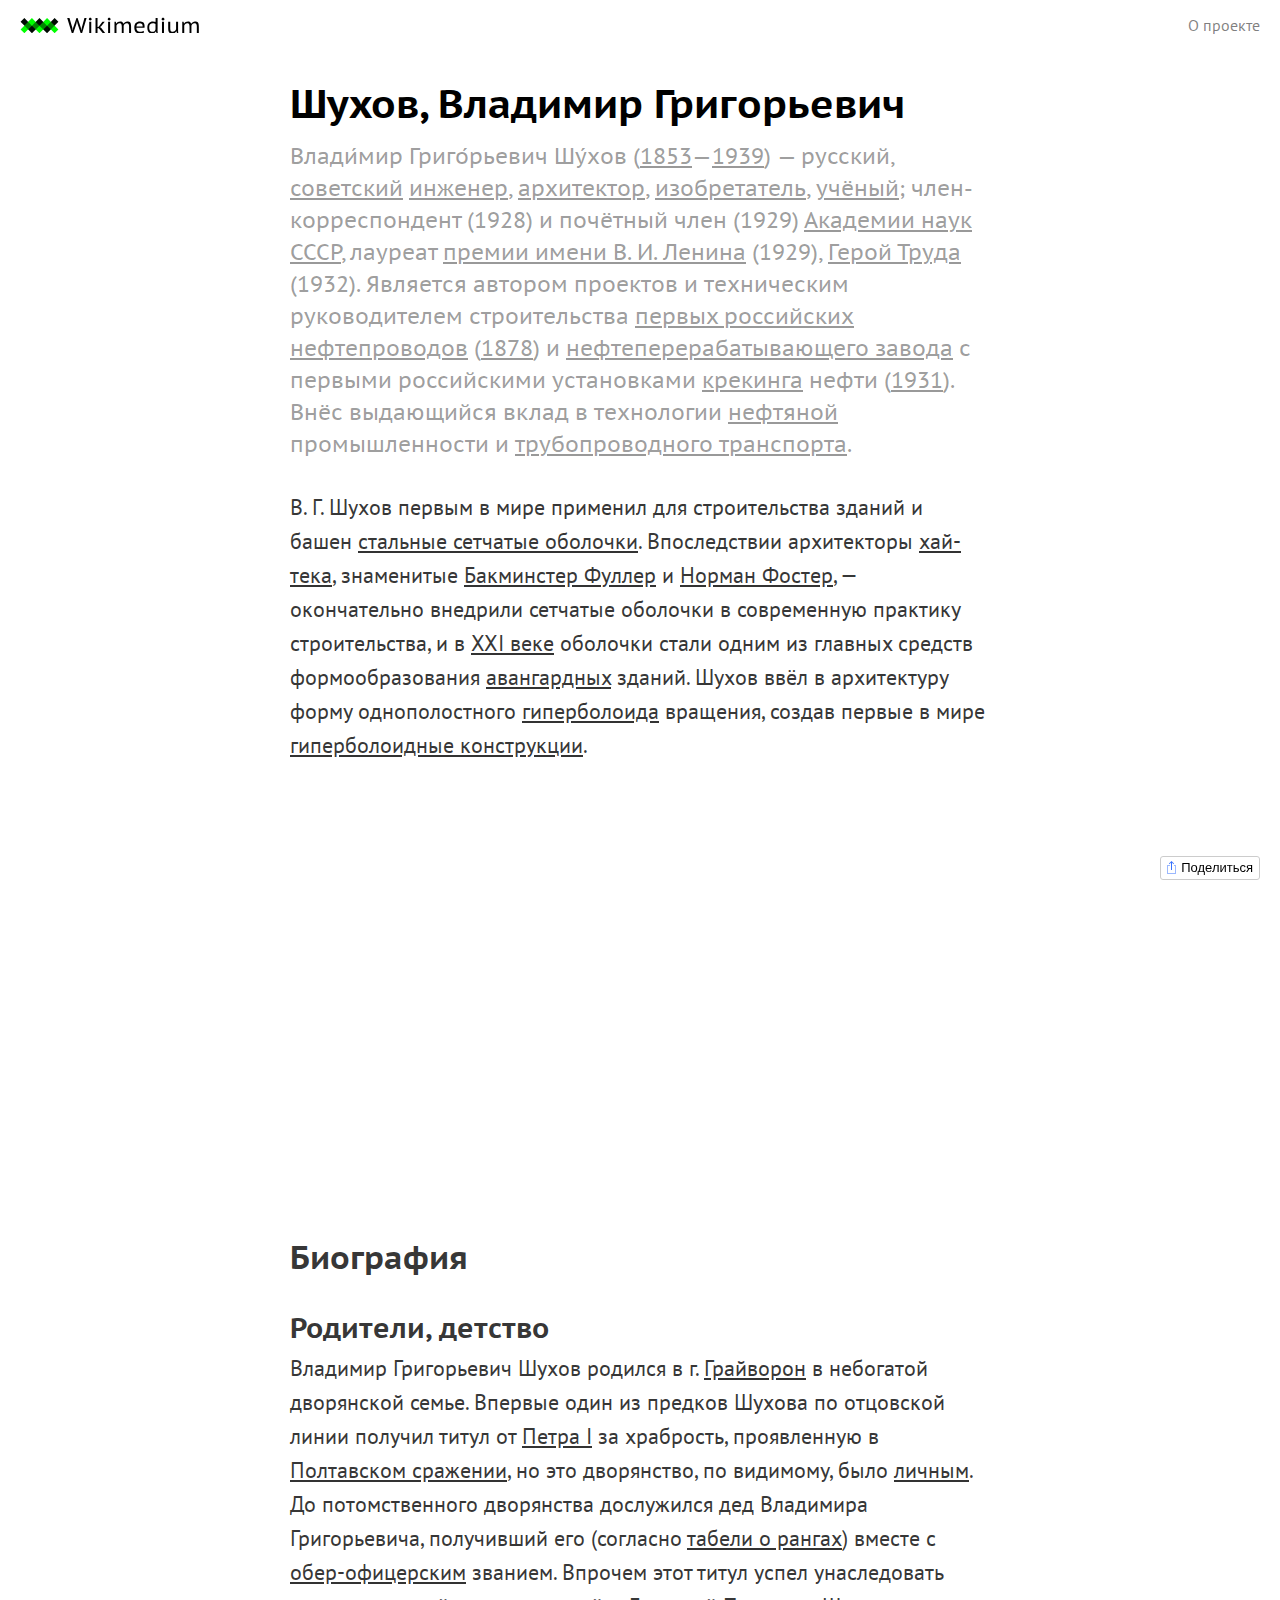
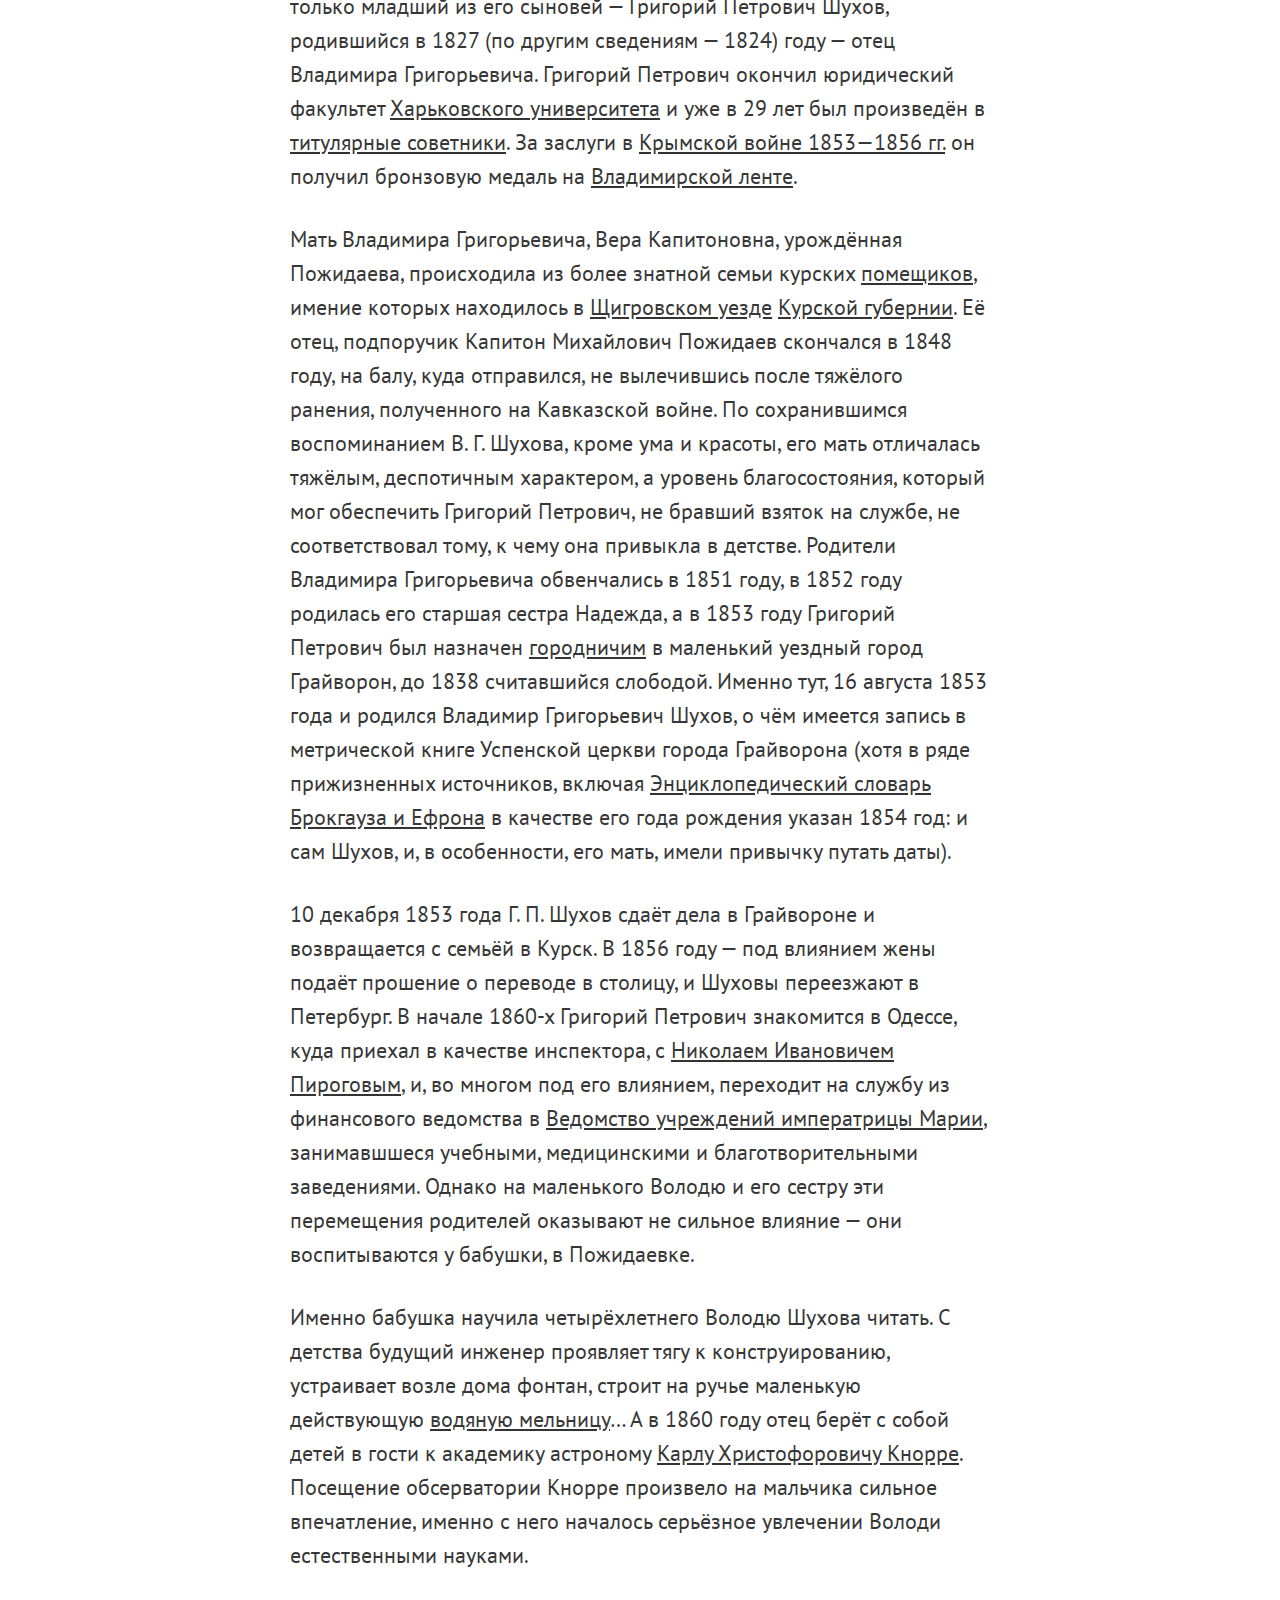
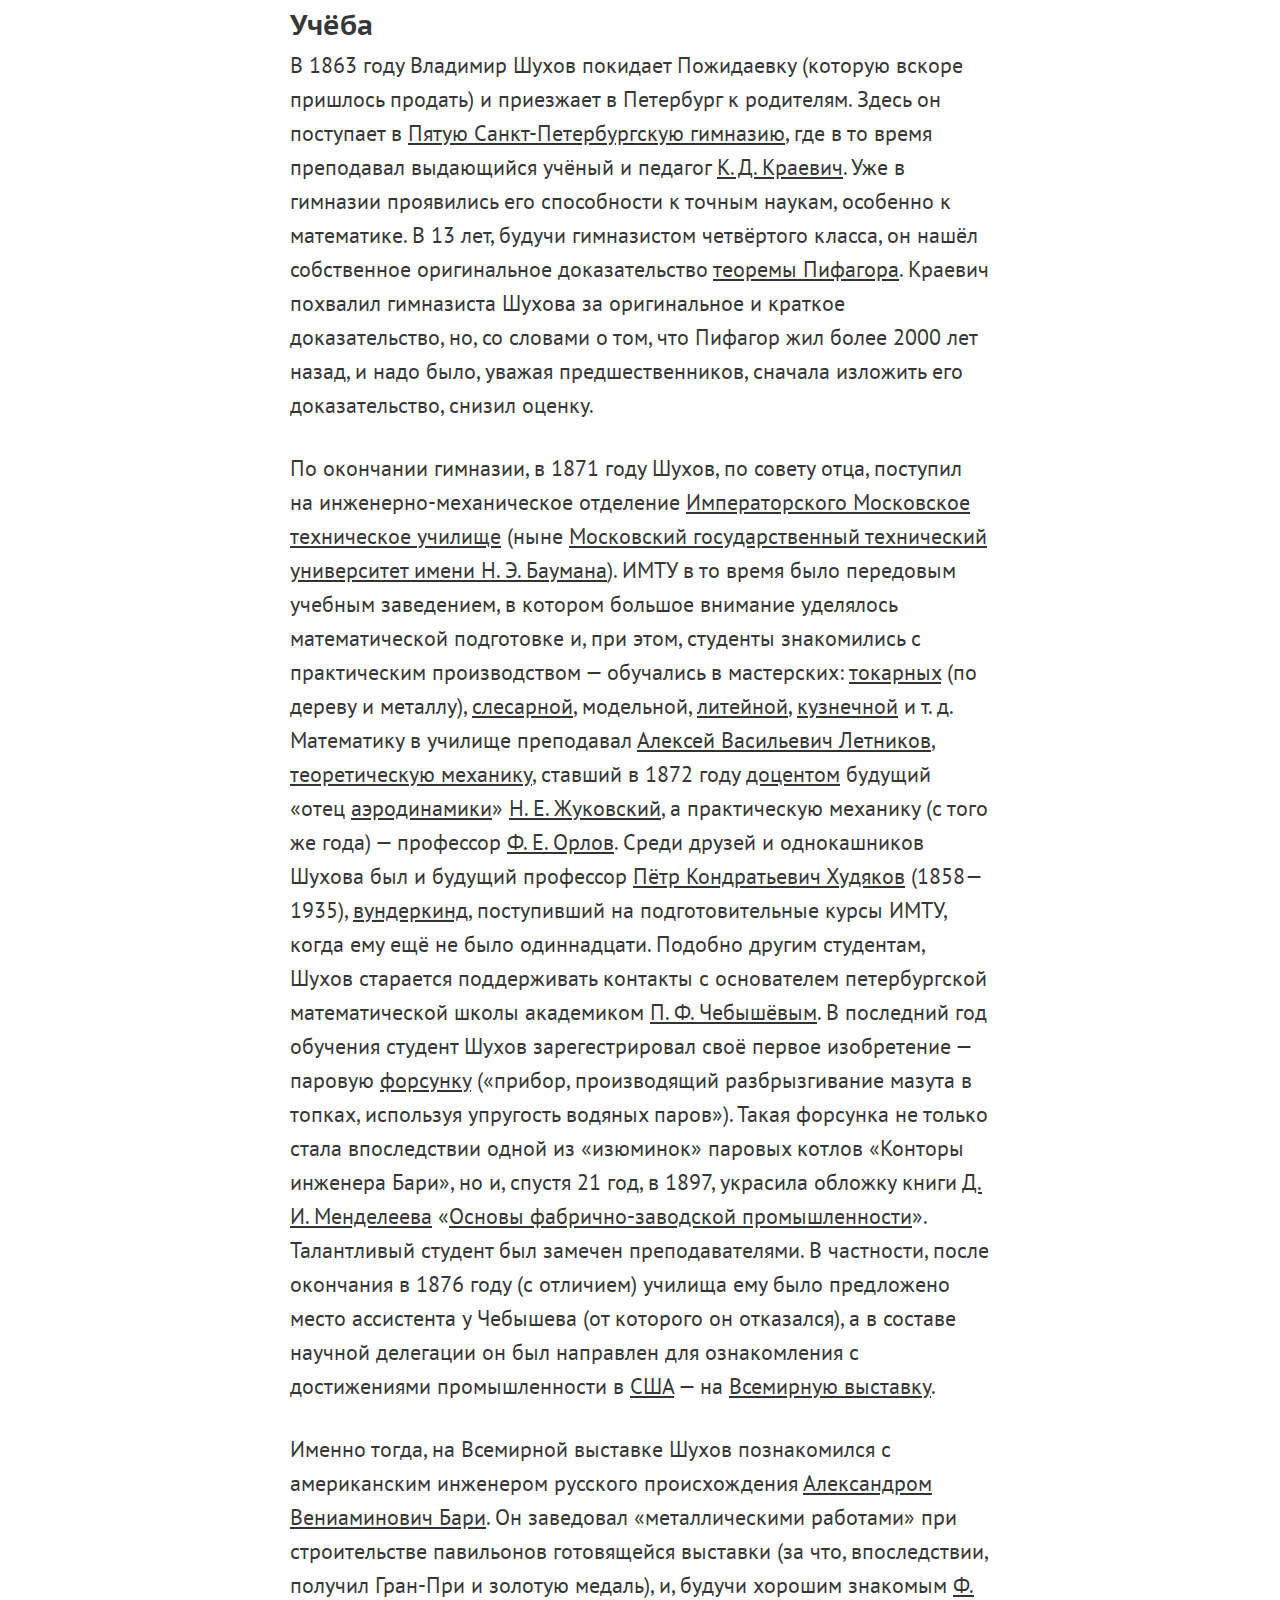
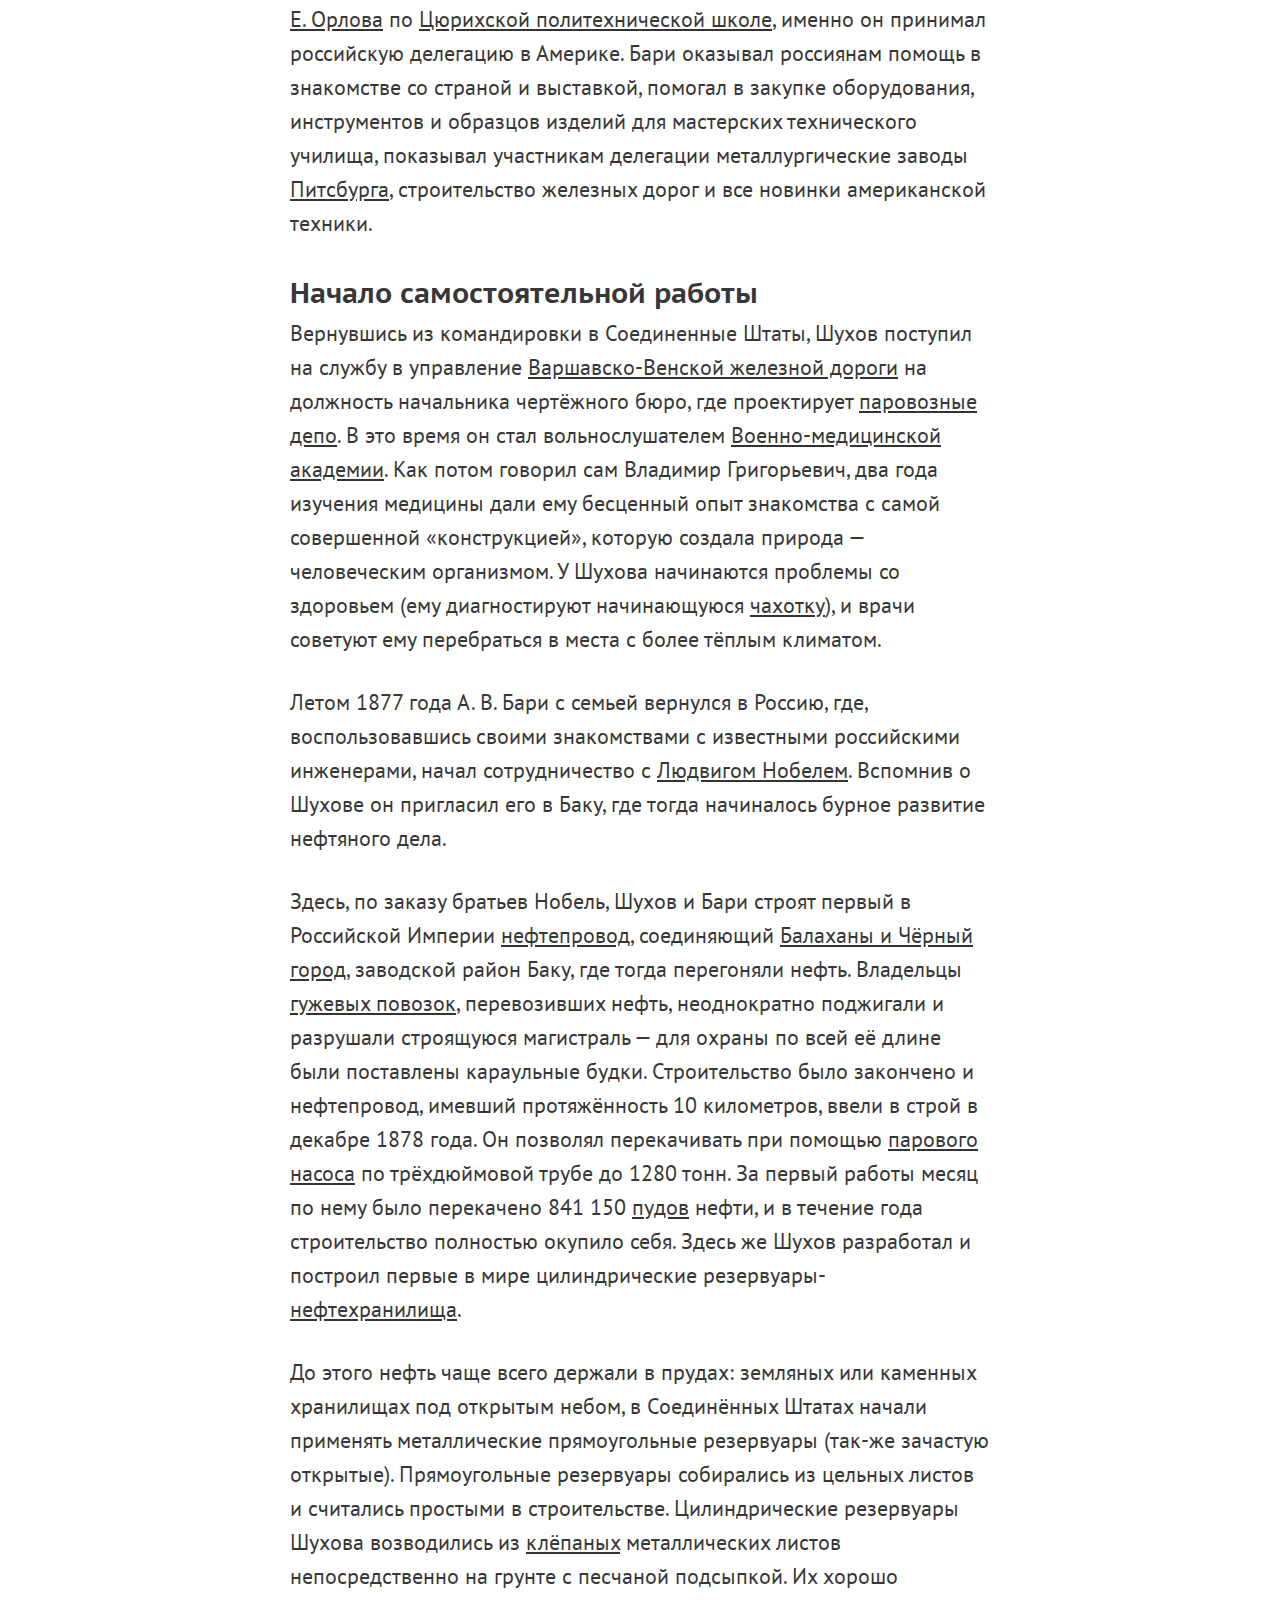
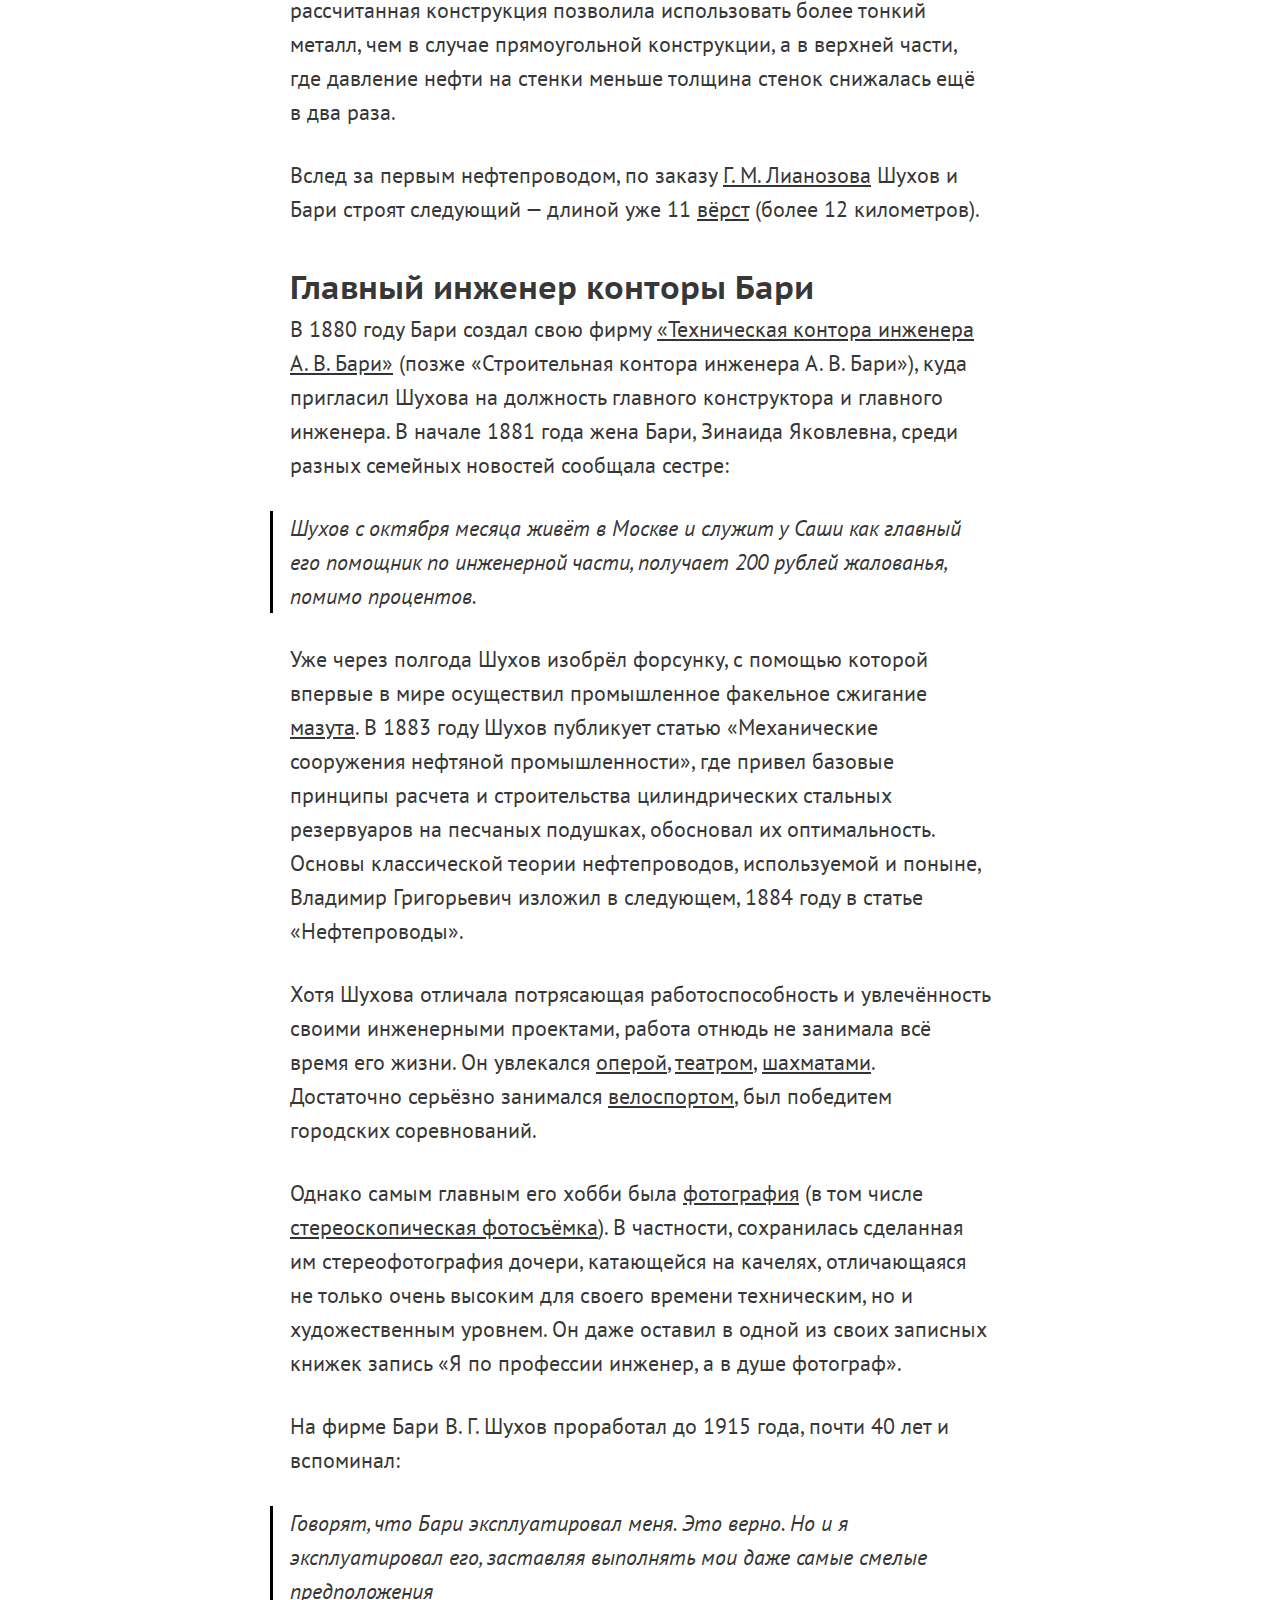
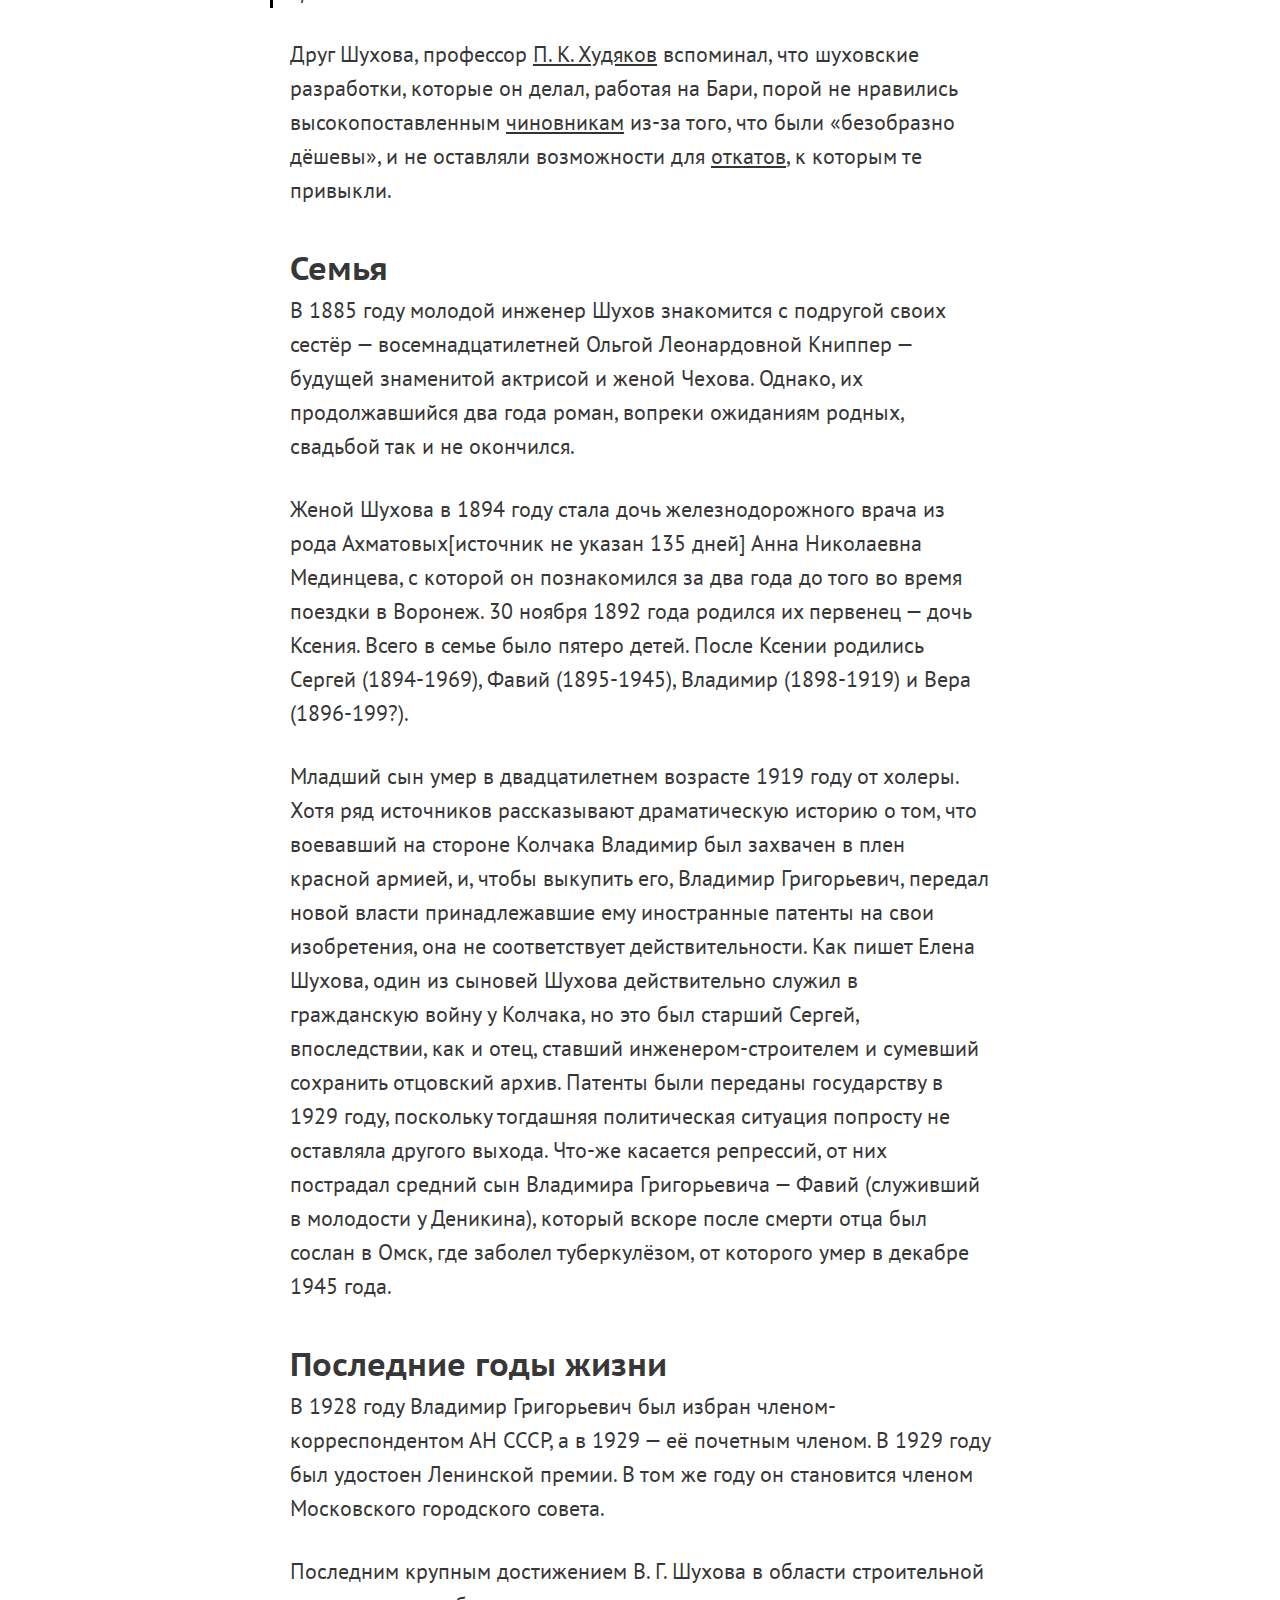
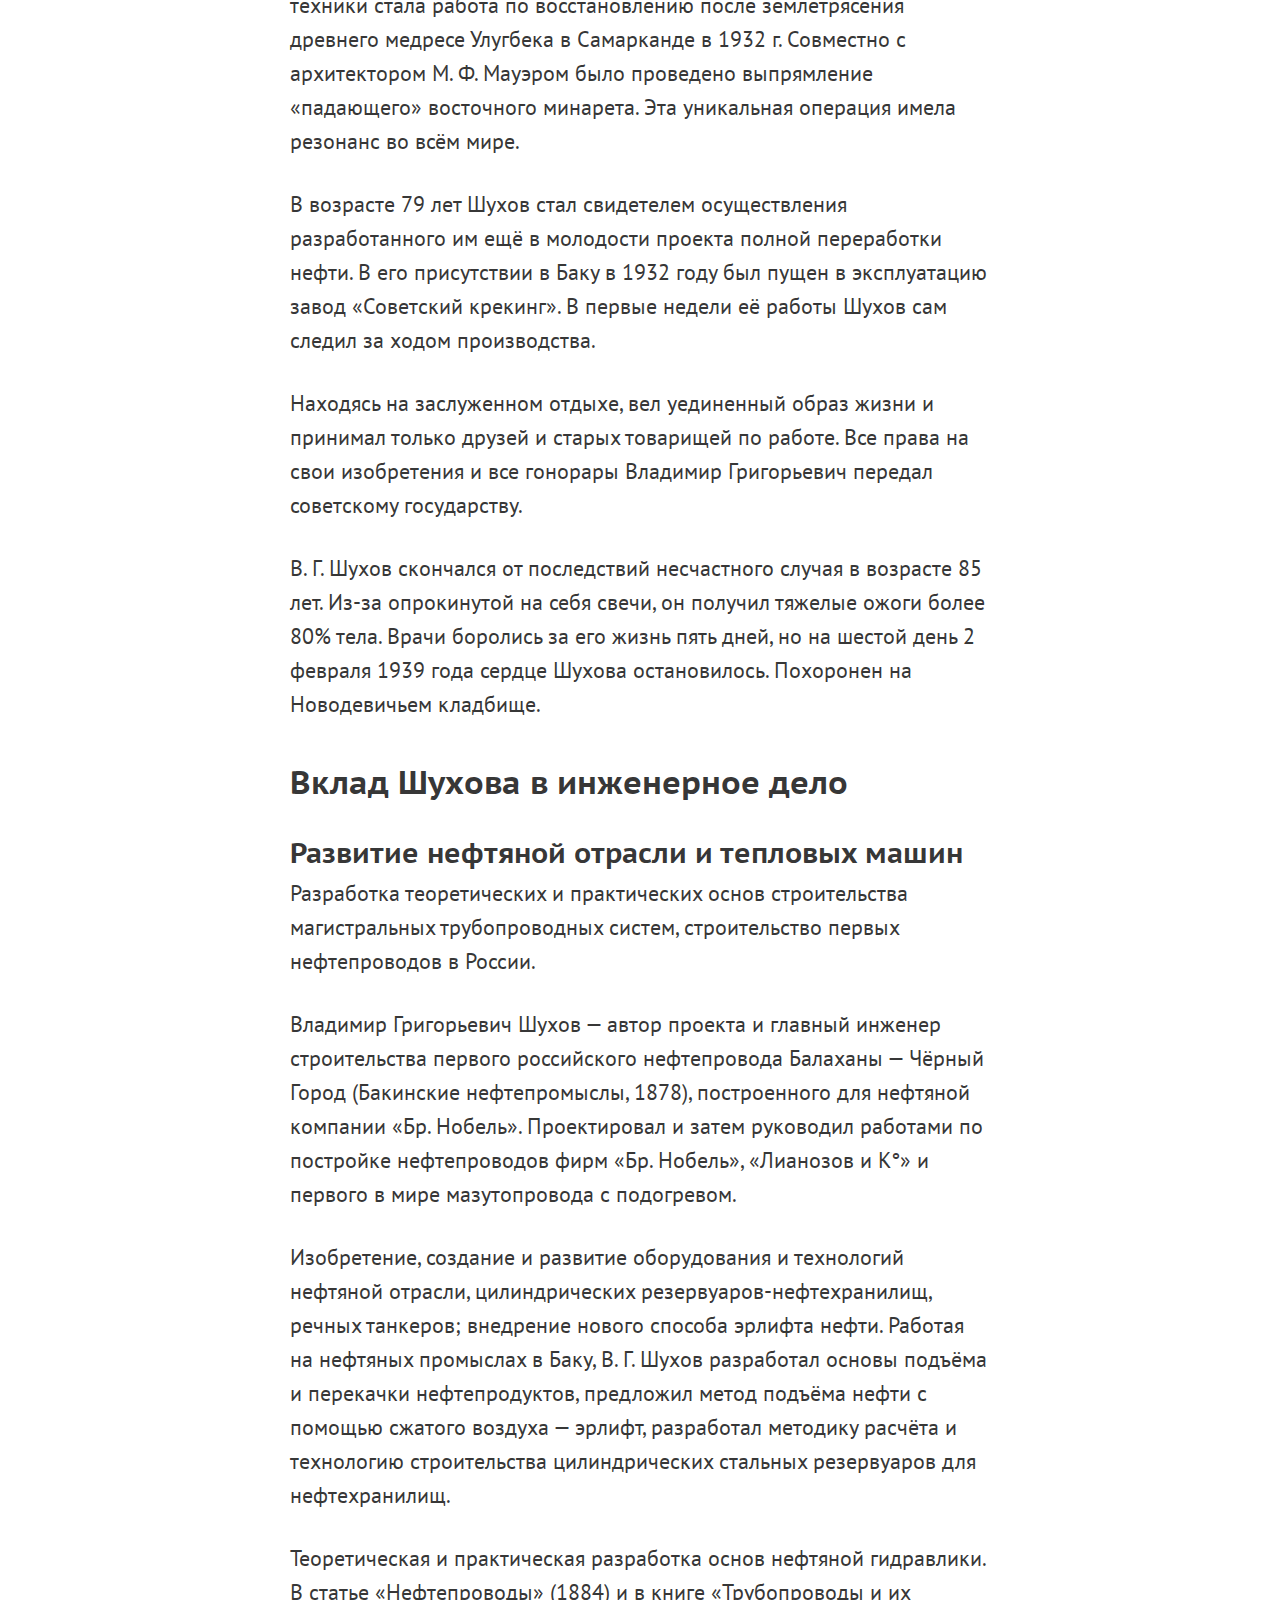
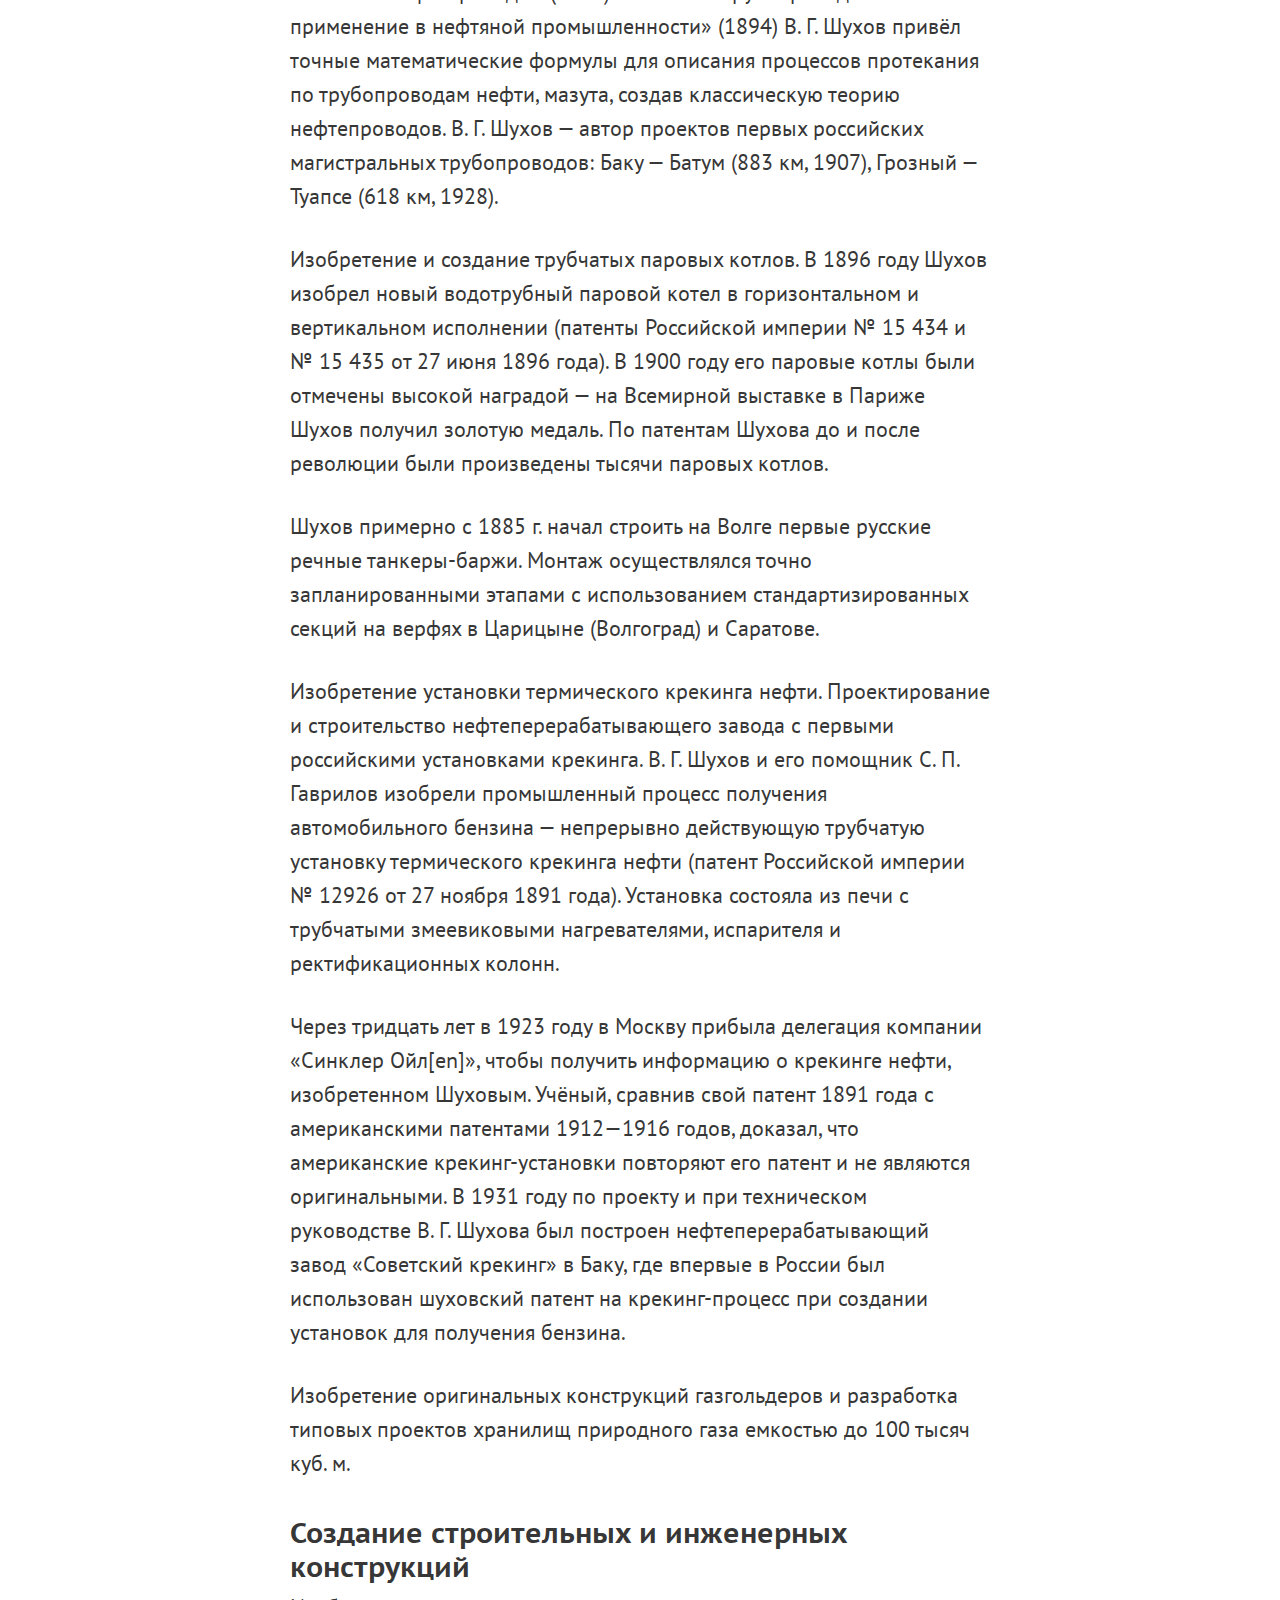
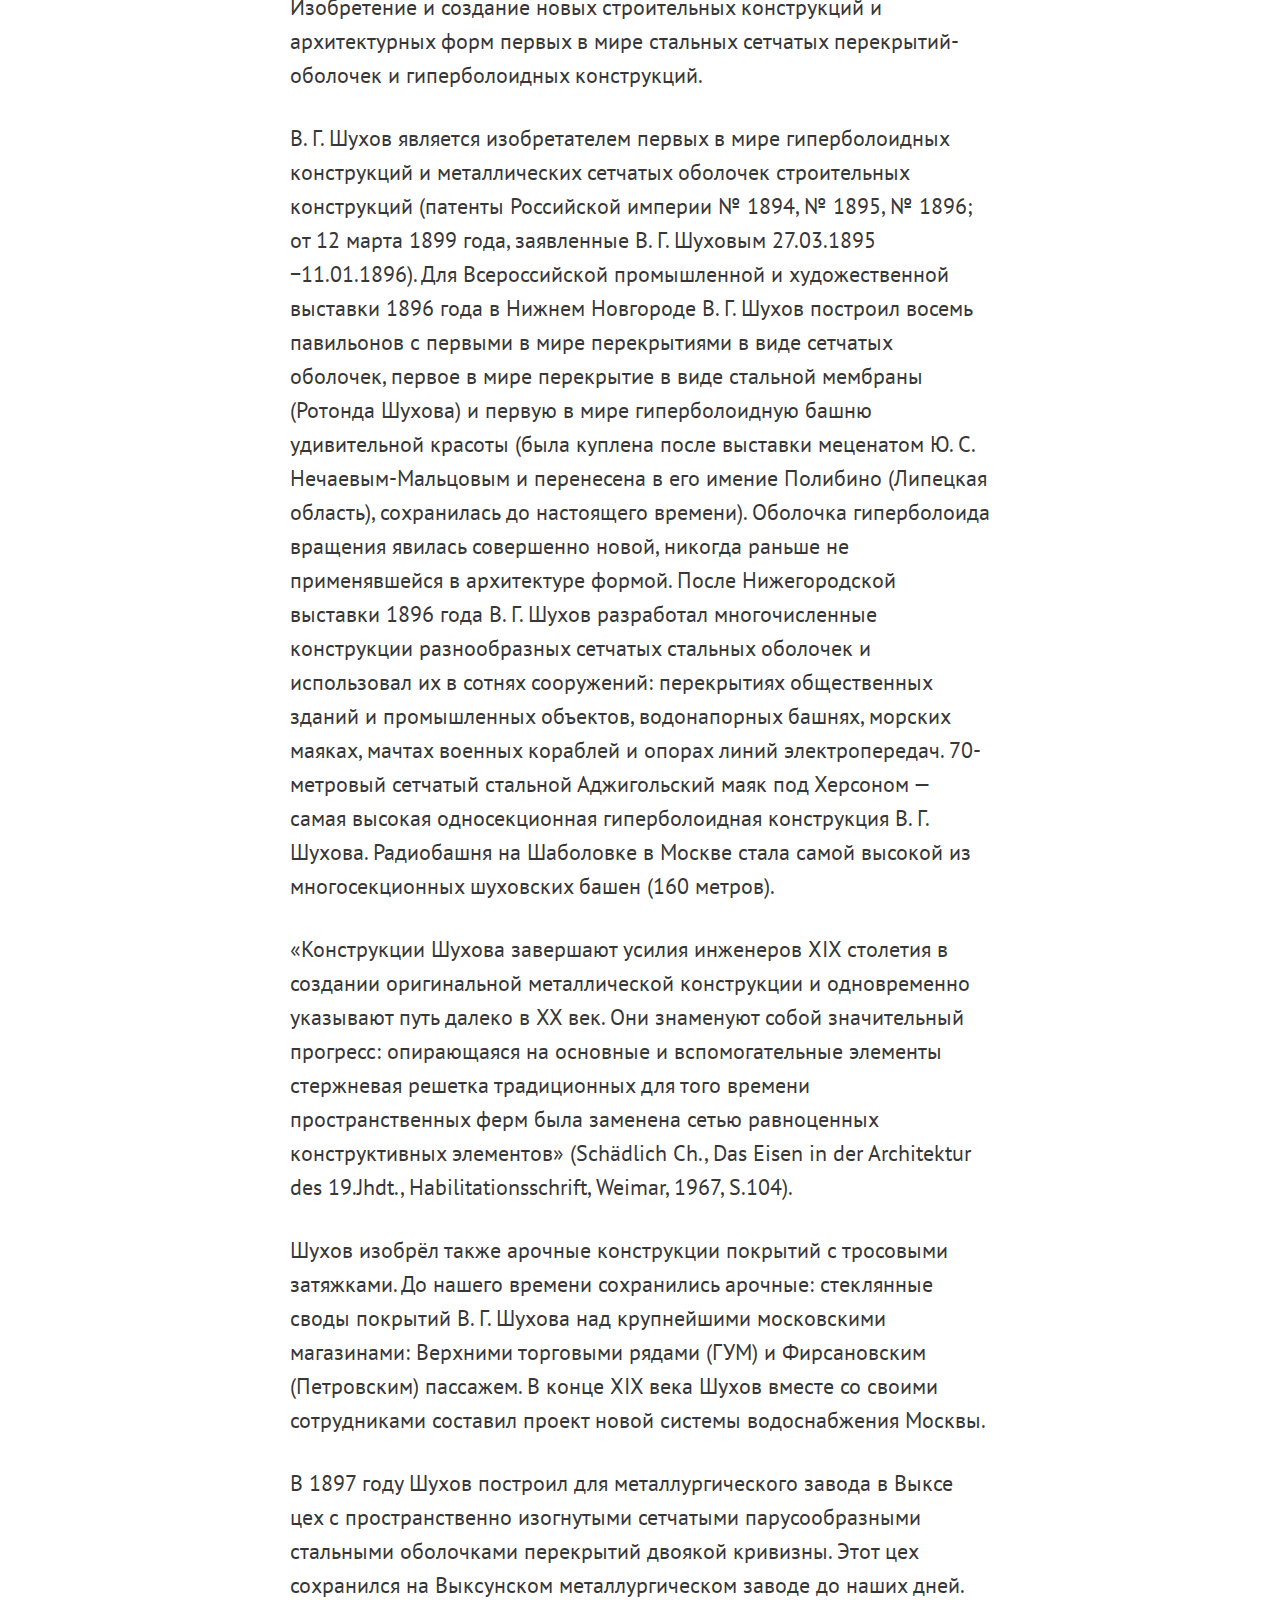
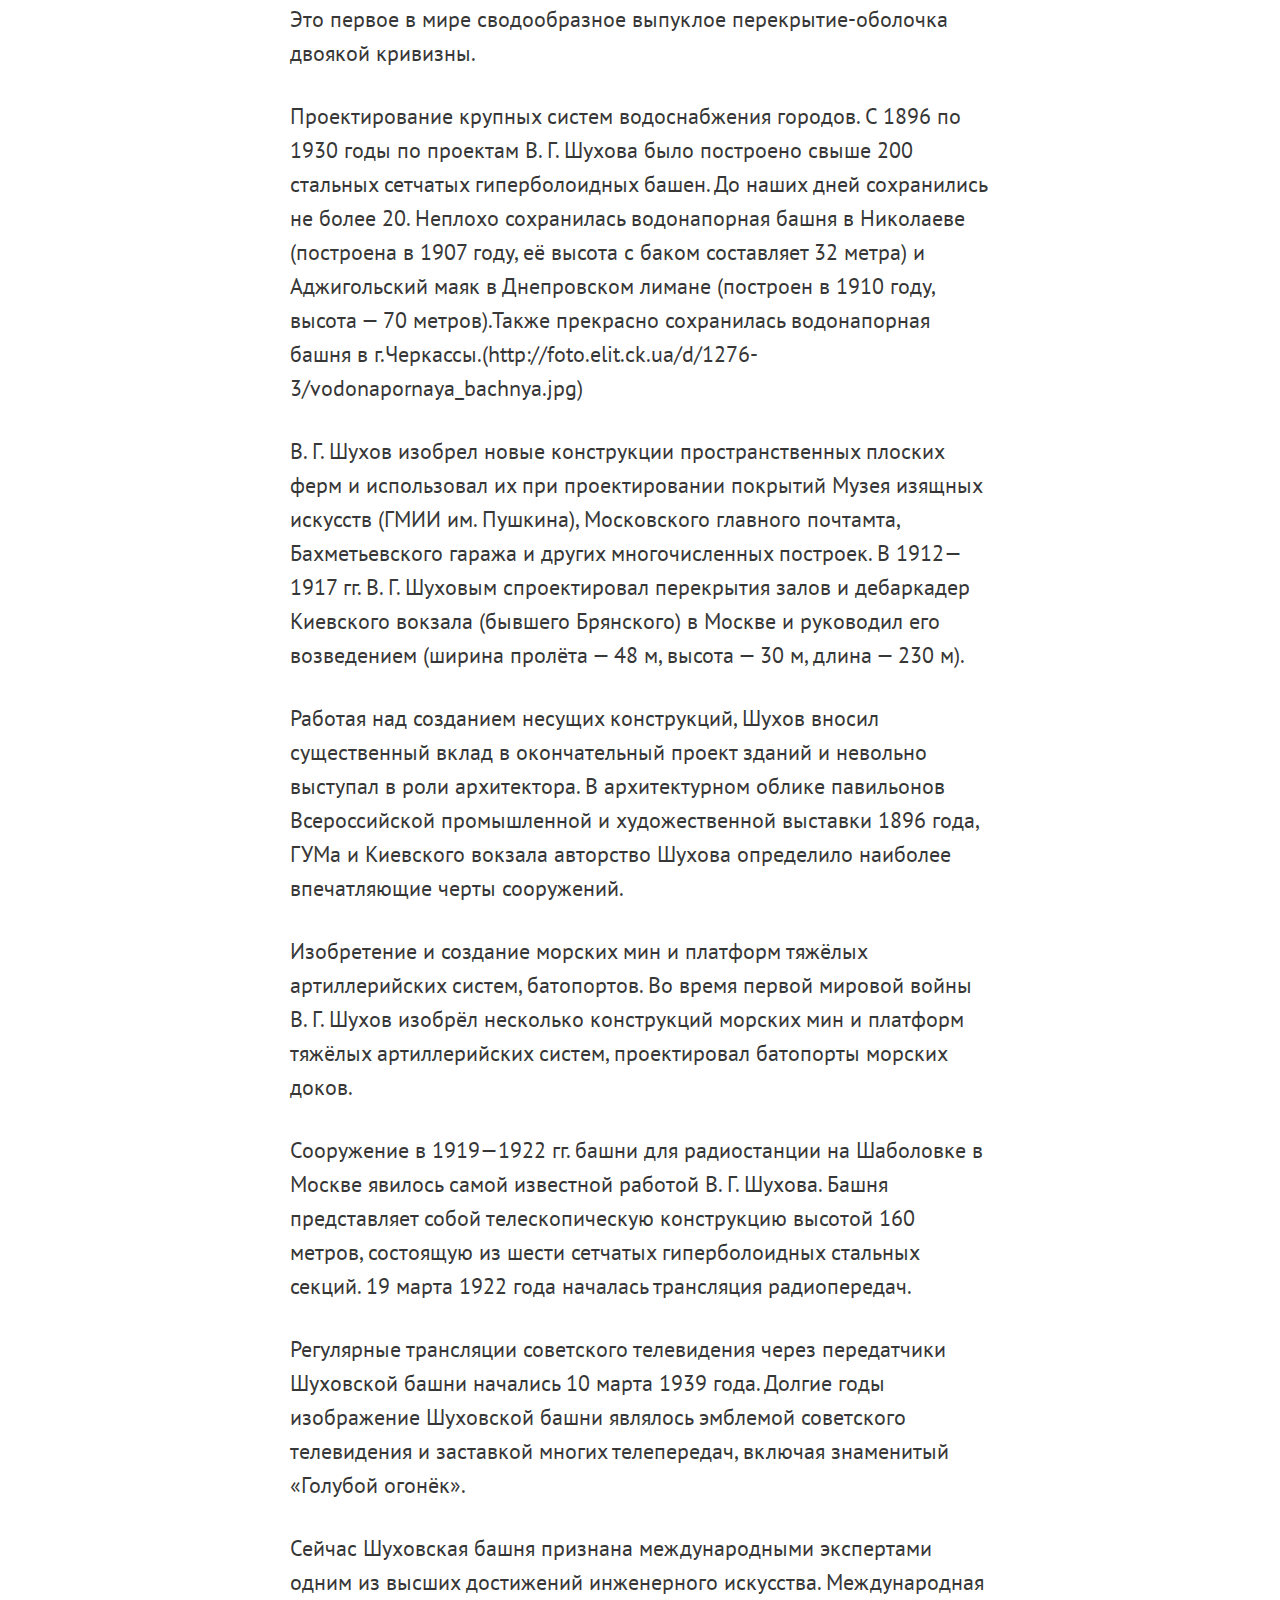
<file: posts/shuhov.html>
<!DOCTYPE html>
<html>
<head>
  <meta name="viewport" content="width=device-width">
  <meta charset="utf-8">
  <meta name="keywords" content="wikimedium верстка программирование moscow coding school">
  <meta name="description" content="Шухов, Владимир Григорьевич">
  <meta name="twitter:" content="">

  <meta property="og:type" content="article">
  <meta property="og:url" content="http://wikimedium.hack.exchange/posts/narkomfin.html">
  <meta property="og:title" content="Шухов, Владимир Григорьевич">
  <meta property="og:description" content="Шухов, Владимир Григорьевич">
  <meta property="og:image" content="{image_url}">


  <title>Шухов, Владимир Григорьевич</title>

  <link rel="icon" type="image/x-icon" href="../favicon.ico" />
  <link rel="icon" type="image/png" href="../favicon.png" />

  <link rel="stylesheet" href="../stylesheets/style.css">

  <script src="../javascripts/jquery.js" charset="utf-8"></script>
  <script src="../javascripts/social-likes.min.js" charset="utf-8"></script>
  <script src="../javascripts/sidebar.js" charset="utf-8"></script>

</head>


<body>

  <nav class="menubar">
    <a href="../posts.html" class="logo"></a>
    <a href="../index.html" class="about">О проекте</a>

  </nav>

  <nav class="sidebar">
    <ul>

      <li>

        <a href="#s0">Шухов, Владимир Григорьевич</a>

      </li>

      <li>

        <a href="#s1">Биография</a>

        <ul>
          <li><a href="#s1s1">Родители, детство</a></li>
          <li><a href="#s1s2">Учёба</a></li>
          <li><a href="#s1s3">Начало самостоятельной работы</a></li>
        </ul>

      </li>

      <li>

        <a href="#s2">Главный инженер конторы Бари</a>

      </li>

      <li>

        <a href="#s3">Семья</a>

      </li>

      <li>

        <a href="#s4">Последние годы жизни</a>

      </li>

      <li>

        <a href="#s5">Вклад Шухова в инженерное дело</a>

        <ul>
          <li><a href="#s5s1">Развитие нефтяной отрасли и тепловых машин</a></li>
          <li><a href="#s5s2">Создание строительных и инженерных конструкций</a></li>
          <!-- <li><a href="#s5s3">Фотогалерея конструкций</a></li> -->
        </ul>

      </li>

    </ul>
  </nav>
  <article>
    <h1 id="s0">Шухов, Владимир Григорьевич</h1>

    <p>Влади́мир Григо́рьевич Шу́хов (<a href="https://ru.wikipedia.org/wiki/1853">1853</a>—<a href="https://ru.wikipedia.org/wiki/1939">1939</a>) — русский, <a href="https://ru.wikipedia.org/wiki/%D0%A1%D0%A1%D0%A1%D0%A0">советский</a> <a href="https://ru.wikipedia.org/wiki/%D0%98%D0%BD%D0%B6%D0%B5%D0%BD%D0%B5%D1%80">инженер</a>, <a href="https://ru.wikipedia.org/wiki/%D0%90%D1%80%D1%85%D0%B8%D1%82%D0%B5%D0%BA%D1%82%D0%BE%D1%80">архитектор</a>, <a href="https://ru.wikipedia.org/wiki/%D0%98%D0%B7%D0%BE%D0%B1%D1%80%D0%B5%D1%82%D0%B0%D1%82%D0%B5%D0%BB%D1%8C">изобретатель</a>, <a href="https://ru.wikipedia.org/wiki/%D0%A3%D1%87%D1%91%D0%BD%D1%8B%D0%B9">учёный</a>; член-корреспондент (1928) и почётный член (1929) <a href="https://ru.wikipedia.org/wiki/%D0%90%D0%BA%D0%B0%D0%B4%D0%B5%D0%BC%D0%B8%D1%8F_%D0%BD%D0%B0%D1%83%D0%BA_%D0%A1%D0%A1%D0%A1%D0%A0">Академии наук СССР</a>, лауреат <a href="https://ru.wikipedia.org/wiki/%D0%9B%D0%B0%D1%83%D1%80%D0%B5%D0%B0%D1%82%D1%8B_%D0%BF%D1%80%D0%B5%D0%BC%D0%B8%D0%B8_%D0%B8%D0%BC%D0%B5%D0%BD%D0%B8_%D0%92._%D0%98._%D0%9B%D0%B5%D0%BD%D0%B8%D0%BD%D0%B0">премии имени В. И. Ленина</a> (1929), <a href="https://ru.wikipedia.org/wiki/%D0%93%D0%B5%D1%80%D0%BE%D0%B9_%D0%A2%D1%80%D1%83%D0%B4%D0%B0">Герой Труда</a> (1932). Является автором проектов и техническим руководителем строительства <a href="https://ru.wikipedia.org/wiki/%D0%9F%D0%B5%D1%80%D0%B2%D1%8B%D0%B9_%D1%80%D0%BE%D1%81%D1%81%D0%B8%D0%B9%D1%81%D0%BA%D0%B8%D0%B9_%D0%BD%D0%B5%D1%84%D1%82%D0%B5%D0%BF%D1%80%D0%BE%D0%B2%D0%BE%D0%B4">первых российских нефтепроводов</a> (<a href="https://ru.wikipedia.org/wiki/1878">1878</a>) и <a href="https://ru.wikipedia.org/wiki/%D0%9D%D0%B5%D1%84%D1%82%D0%B5%D0%BF%D0%B5%D1%80%D0%B5%D1%80%D0%B0%D0%B1%D0%B0%D1%82%D1%8B%D0%B2%D0%B0%D1%8E%D1%89%D0%B8%D0%B9_%D0%B7%D0%B0%D0%B2%D0%BE%D0%B4">нефтеперерабатывающего завода</a> с первыми российскими установками <a href="https://ru.wikipedia.org/wiki/%D0%9A%D1%80%D0%B5%D0%BA%D0%B8%D0%BD%D0%B3">крекинга</a> нефти (<a href="https://ru.wikipedia.org/wiki/1931">1931</a>). Внёс выдающийся вклад в технологии <a href="https://ru.wikipedia.org/wiki/%D0%9D%D0%B5%D1%84%D1%82%D1%8C">нефтяной</a> промышленности и <a href="https://ru.wikipedia.org/wiki/%D0%9D%D0%B5%D1%84%D1%82%D0%B5%D0%BF%D1%80%D0%BE%D0%B2%D0%BE%D0%B4">трубопроводного транспорта</a>.</p>
    <p>В. Г. Шухов первым в мире применил для строительства зданий и башен <a href="https://ru.wikipedia.org/wiki/%D0%A1%D0%B5%D1%82%D1%87%D0%B0%D1%82%D0%B0%D1%8F_%D0%BE%D0%B1%D0%BE%D0%BB%D0%BE%D1%87%D0%BA%D0%B0_(%D0%B0%D1%80%D1%85%D0%B8%D1%82%D0%B5%D0%BA%D1%82%D1%83%D1%80%D0%B0)">стальные сетчатые оболочки</a>. Впоследствии архитекторы <a href="https://ru.wikipedia.org/wiki/%D0%A5%D0%B0%D0%B9-%D1%82%D0%B5%D0%BA_(%D1%81%D1%82%D0%B8%D0%BB%D1%8C)">хай-тека</a>, знаменитые <a href="https://ru.wikipedia.org/wiki/%D0%A4%D1%83%D0%BB%D0%BB%D0%B5%D1%80,_%D0%91%D0%B0%D0%BA%D0%BC%D0%B8%D0%BD%D1%81%D1%82%D0%B5%D1%80">Бакминстер Фуллер</a> и <a href="https://ru.wikipedia.org/wiki/%D0%A4%D0%BE%D1%81%D1%82%D0%B5%D1%80,_%D0%9D%D0%BE%D1%80%D0%BC%D0%B0%D0%BD">Норман Фостер</a>, — окончательно внедрили сетчатые оболочки в современную практику строительства, и в <a href="https://ru.wikipedia.org/wiki/XXI_%D0%B2%D0%B5%D0%BA">XXI веке</a> оболочки стали одним из главных средств формообразования <a href="https://ru.wikipedia.org/wiki/%D0%90%D0%B2%D0%B0%D0%BD%D0%B3%D0%B0%D1%80%D0%B4_(%D0%B8%D1%81%D0%BA%D1%83%D1%81%D1%81%D1%82%D0%B2%D0%BE)">авангардных</a> зданий. Шухов ввёл в архитектуру форму однополостного <a href="https://ru.wikipedia.org/wiki/%D0%93%D0%B8%D0%BF%D0%B5%D1%80%D0%B1%D0%BE%D0%BB%D0%BE%D0%B8%D0%B4">гиперболоида</a> вращения, создав первые в мире <a href="https://ru.wikipedia.org/wiki/%D0%93%D0%B8%D0%BF%D0%B5%D1%80%D0%B1%D0%BE%D0%BB%D0%BE%D0%B8%D0%B4%D0%BD%D1%8B%D0%B5_%D0%BA%D0%BE%D0%BD%D1%81%D1%82%D1%80%D1%83%D0%BA%D1%86%D0%B8%D0%B8">гиперболоидные конструкции</a>.</p>

    <iframe src="https://www.youtube.com/embed/NMllaxuWp94" frameborder="0" allowfullscreen></iframe>

    <h2 id="s1">Биография</h2>

    <h3 id="s1s1">Родители, детство</h3>

    <p>Владимир Григорьевич Шухов родился в г. <a href="https://ru.wikipedia.org/wiki/%D0%93%D1%80%D0%B0%D0%B9%D0%B2%D0%BE%D1%80%D0%BE%D0%BD">Грайворон</a> в небогатой дворянской семье. Впервые один из предков Шухова по отцовской линии получил титул от <a href="https://ru.wikipedia.org/wiki/%D0%9F%D1%91%D1%82%D1%80_I">Петра I</a> за храбрость, проявленную в <a href="https://ru.wikipedia.org/wiki/%D0%9F%D0%BE%D0%BB%D1%82%D0%B0%D0%B2%D1%81%D0%BA%D0%B0%D1%8F_%D0%B1%D0%B8%D1%82%D0%B2%D0%B0">Полтавском сражении</a>, но это дворянство, по видимому, было <a href="https://ru.wikipedia.org/wiki/%D0%9B%D0%B8%D1%87%D0%BD%D0%BE%D0%B5_%D0%B4%D0%B2%D0%BE%D1%80%D1%8F%D0%BD%D1%81%D1%82%D0%B2%D0%BE">личным</a>. До потомственного дворянства дослужился дед Владимира Григорьевича, получивший его (согласно <a href="https://ru.wikipedia.org/wiki/%D0%A2%D0%B0%D0%B1%D0%B5%D0%BB%D1%8C_%D0%BE_%D1%80%D0%B0%D0%BD%D0%B3%D0%B0%D1%85">табели о рангах</a>) вместе с <a href="https://ru.wikipedia.org/wiki/%D0%9E%D0%B1%D0%B5%D1%80-%D0%BE%D1%84%D0%B8%D1%86%D0%B5%D1%80">обер-офицерским</a> званием. Впрочем этот титул успел унаследовать только младший из его сыновей — Григорий Петрович Шухов, родившийся в 1827 (по другим сведениям — 1824) году — отец Владимира Григорьевича. Григорий Петрович окончил юридический факультет <a href="https://ru.wikipedia.org/wiki/%D0%A5%D0%B0%D1%80%D1%8C%D0%BA%D0%BE%D0%B2%D1%81%D0%BA%D0%B8%D0%B9_%D1%83%D0%BD%D0%B8%D0%B2%D0%B5%D1%80%D1%81%D0%B8%D1%82%D0%B5%D1%82">Харьковского университета</a> и уже в 29 лет был произведён в <a href="https://ru.wikipedia.org/wiki/%D0%A2%D0%B8%D1%82%D1%83%D0%BB%D1%8F%D1%80%D0%BD%D1%8B%D0%B9_%D1%81%D0%BE%D0%B2%D0%B5%D1%82%D0%BD%D0%B8%D0%BA">титулярные советники</a>. За заслуги в <a href="https://ru.wikipedia.org/wiki/%D0%9A%D1%80%D1%8B%D0%BC%D1%81%D0%BA%D0%B0%D1%8F_%D0%B2%D0%BE%D0%B9%D0%BD%D0%B0">Крымской войне 1853—1856 гг.</a> он получил бронзовую медаль на <a href="https://ru.wikipedia.org/wiki/%D0%92%D0%BB%D0%B0%D0%B4%D0%B8%D0%BC%D0%B8%D1%80%D1%81%D0%BA%D0%B0%D1%8F_%D0%BB%D0%B5%D0%BD%D1%82%D0%B0">Владимирской ленте</a>.</p>
    <p>Мать Владимира Григорьевича, Вера Капитоновна, урождённая Пожидаева, происходила из более знатной семьи курских <a href="https://ru.wikipedia.org/wiki/%D0%9F%D0%BE%D0%BC%D0%B5%D1%89%D0%B8%D0%BA">помещиков</a>, имение которых находилось в <a href="https://ru.wikipedia.org/wiki/%D0%A9%D0%B8%D0%B3%D1%80%D0%BE%D0%B2%D1%81%D0%BA%D0%B8%D0%B9_%D1%83%D0%B5%D0%B7%D0%B4">Щигровском уезде</a> <a href="https://ru.wikipedia.org/wiki/%D0%9A%D1%83%D1%80%D1%81%D0%BA%D0%B0%D1%8F_%D0%B3%D1%83%D0%B1%D0%B5%D1%80%D0%BD%D0%B8%D1%8F">Курской губернии</a>. Её отец, подпоручик Капитон Михайлович Пожидаев скончался в 1848 году, на балу, куда отправился, не вылечившись после тяжёлого ранения, полученного на Кавказской войне. По сохранившимся воспоминанием В. Г. Шухова, кроме ума и красоты, его мать отличалась тяжёлым, деспотичным характером, а уровень благосостояния, который мог обеспечить Григорий Петрович, не бравший взяток на службе, не соответствовал тому, к чему она привыкла в детстве. Родители Владимира Григорьевича обвенчались в 1851 году, в 1852 году родилась его старшая сестра Надежда, а в 1853 году Григорий Петрович был назначен <a href="https://ru.wikipedia.org/wiki/%D0%93%D0%BE%D1%80%D0%BE%D0%B4%D0%BD%D0%B8%D1%87%D0%B8%D0%B9_(%D0%A0%D0%BE%D1%81%D1%81%D0%B8%D0%B9%D1%81%D0%BA%D0%B0%D1%8F_%D0%B8%D0%BC%D0%BF%D0%B5%D1%80%D0%B8%D1%8F)">городничим</a> в маленький уездный город Грайворон, до 1838 считавшийся слободой. Именно тут, 16 августа 1853 года и родился Владимир Григорьевич Шухов, о чём имеется запись в метрической книге Успенской церкви города Грайворона (хотя в ряде прижизненных источников, включая <a href="https://ru.wikipedia.org/wiki/%D0%AD%D0%BD%D1%86%D0%B8%D0%BA%D0%BB%D0%BE%D0%BF%D0%B5%D0%B4%D0%B8%D1%87%D0%B5%D1%81%D0%BA%D0%B8%D0%B9_%D1%81%D0%BB%D0%BE%D0%B2%D0%B0%D1%80%D1%8C_%D0%91%D1%80%D0%BE%D0%BA%D0%B3%D0%B0%D1%83%D0%B7%D0%B0_%D0%B8_%D0%95%D1%84%D1%80%D0%BE%D0%BD%D0%B0">Энциклопедический словарь Брокгауза и Ефрона</a> в качестве его года рождения указан 1854 год: и сам Шухов, и, в особенности, его мать, имели привычку путать даты).</p>
    <p>10 декабря 1853 года Г. П. Шухов сдаёт дела в Грайвороне и возвращается с семьёй в Курск. В 1856 году — под влиянием жены подаёт прошение о переводе в столицу, и Шуховы переезжают в Петербург. В начале 1860-х Григорий Петрович знакомится в Одессе, куда приехал в качестве инспектора, с <a href="https://ru.wikipedia.org/wiki/%D0%9F%D0%B8%D1%80%D0%BE%D0%B3%D0%BE%D0%B2,_%D0%9D%D0%B8%D0%BA%D0%BE%D0%BB%D0%B0%D0%B9_%D0%98%D0%B2%D0%B0%D0%BD%D0%BE%D0%B2%D0%B8%D1%87">Николаем Ивановичем Пироговым</a>, и, во многом под его влиянием, переходит на службу из финансового ведомства в <a href="https://ru.wikipedia.org/wiki/%D0%92%D0%B5%D0%B4%D0%BE%D0%BC%D1%81%D1%82%D0%B2%D0%BE_%D1%83%D1%87%D1%80%D0%B5%D0%B6%D0%B4%D0%B5%D0%BD%D0%B8%D0%B9_%D0%B8%D0%BC%D0%BF%D0%B5%D1%80%D0%B0%D1%82%D1%80%D0%B8%D1%86%D1%8B_%D0%9C%D0%B0%D1%80%D0%B8%D0%B8">Ведомство учреждений императрицы Марии</a>, занимавшшеся учебными, медицинскими и благотворительными заведениями. Однако на маленького Володю и его сестру эти перемещения родителей оказывают не сильное влияние — они воспитываются у бабушки, в Пожидаевке.</p>
    <p>Именно бабушка научила четырёхлетнего Володю Шухова читать. С детства будущий инженер проявляет тягу к конструированию, устраивает возле дома фонтан, строит на ручье маленькую действующую <a href="https://ru.wikipedia.org/wiki/%D0%92%D0%BE%D0%B4%D1%8F%D0%BD%D0%B0%D1%8F_%D0%BC%D0%B5%D0%BB%D1%8C%D0%BD%D0%B8%D1%86%D0%B0">водяную мельницу</a>… А в 1860 году отец берёт с собой детей в гости к академику астроному <a href="https://ru.wikipedia.org/wiki/%D0%9A%D0%BD%D0%BE%D1%80%D1%80%D0%B5,_%D0%9A%D0%B0%D1%80%D0%BB_%D0%A5%D1%80%D0%B8%D1%81%D1%82%D0%BE%D1%84%D0%BE%D1%80%D0%BE%D0%B2%D0%B8%D1%87">Карлу Христофоровичу Кнорре</a>. Посещение обсерватории Кнорре произвело на мальчика сильное впечатление, именно с него началось серьёзное увлечении Володи естественными науками.</p>

    <h3 id="s1s2">Учёба</h3>

    <p>В 1863 году Владимир Шухов покидает Пожидаевку (которую вскоре пришлось продать) и приезжает в Петербург к родителям. Здесь он поступает в <a href="https://ru.wikipedia.org/wiki/%D0%9F%D1%8F%D1%82%D0%B0%D1%8F_%D0%A1%D0%B0%D0%BD%D0%BA%D1%82-%D0%9F%D0%B5%D1%82%D0%B5%D1%80%D0%B1%D1%83%D1%80%D0%B3%D1%81%D0%BA%D0%B0%D1%8F_%D0%B3%D0%B8%D0%BC%D0%BD%D0%B0%D0%B7%D0%B8%D1%8F">Пятую Санкт-Петербургскую гимназию</a>, где в то время преподавал выдающийся учёный и педагог <a href="https://ru.wikipedia.org/wiki/%D0%9A%D1%80%D0%B0%D0%B5%D0%B2%D0%B8%D1%87,_%D0%9A%D0%BE%D0%BD%D1%81%D1%82%D0%B0%D0%BD%D1%82%D0%B8%D0%BD_%D0%94%D0%BC%D0%B8%D1%82%D1%80%D0%B8%D0%B5%D0%B2%D0%B8%D1%87">К. Д. Краевич</a>. Уже в гимназии проявились его способности к точным наукам, особенно к математике. В 13 лет, будучи гимназистом четвёртого класса, он нашёл собственное оригинальное доказательство <a href="https://ru.wikipedia.org/wiki/%D0%A2%D0%B5%D0%BE%D1%80%D0%B5%D0%BC%D0%B0_%D0%9F%D0%B8%D1%84%D0%B0%D0%B3%D0%BE%D1%80%D0%B0">теоремы Пифагора</a>. Краевич похвалил гимназиста Шухова за оригинальное и краткое доказательство, но, со словами о том, что Пифагор жил более 2000 лет назад, и надо было, уважая предшественников, сначала изложить его доказательство, снизил оценку.</p>
    <p>По окончании гимназии, в 1871 году Шухов, по совету отца, поступил на инженерно-механическое отделение <a href="https://ru.wikipedia.org/wiki/%D0%98%D0%9C%D0%A2%D0%A3">Императорского Московское техническое училище</a> (ныне <a href="https://ru.wikipedia.org/wiki/%D0%9C%D0%BE%D1%81%D0%BA%D0%BE%D0%B2%D1%81%D0%BA%D0%B8%D0%B9_%D0%B3%D0%BE%D1%81%D1%83%D0%B4%D0%B0%D1%80%D1%81%D1%82%D0%B2%D0%B5%D0%BD%D0%BD%D1%8B%D0%B9_%D1%82%D0%B5%D1%85%D0%BD%D0%B8%D1%87%D0%B5%D1%81%D0%BA%D0%B8%D0%B9_%D1%83%D0%BD%D0%B8%D0%B2%D0%B5%D1%80%D1%81%D0%B8%D1%82%D0%B5%D1%82_%D0%B8%D0%BC%D0%B5%D0%BD%D0%B8_%D0%9D._%D0%AD._%D0%91%D0%B0%D1%83%D0%BC%D0%B0%D0%BD%D0%B0">Московский государственный технический университет имени Н. Э. Баумана</a>). ИМТУ в то время было передовым учебным заведением, в котором большое внимание уделялось математической подготовке и, при этом, студенты знакомились с практическим производством — обучались в мастерских: <a href="https://ru.wikipedia.org/wiki/%D0%A2%D0%BE%D0%BA%D0%B0%D1%80%D0%BD%D0%B0%D1%8F_%D0%BE%D0%B1%D1%80%D0%B0%D0%B1%D0%BE%D1%82%D0%BA%D0%B0">токарных</a> (по дереву и металлу), <a href="https://ru.wikipedia.org/wiki/%D0%A1%D0%BB%D0%B5%D1%81%D0%B0%D1%80%D0%BD%D0%BE%D0%B5_%D0%B4%D0%B5%D0%BB%D0%BE">слесарной</a>, модельной, <a href="https://ru.wikipedia.org/wiki/%D0%9B%D0%B8%D1%82%D0%B5%D0%B9%D0%BD%D0%BE%D0%B5_%D0%BF%D1%80%D0%BE%D0%B8%D0%B7%D0%B2%D0%BE%D0%B4%D1%81%D1%82%D0%B2%D0%BE">литейной</a>, <a href="https://ru.wikipedia.org/wiki/%D0%9A%D1%83%D0%B7%D0%BD%D0%B5%D1%87%D0%BD%D0%BE%D0%B5_%D1%80%D0%B5%D0%BC%D0%B5%D1%81%D0%BB%D0%BE">кузнечной</a> и т. д. Математику в училище преподавал <a href="https://ru.wikipedia.org/wiki/%D0%90%D0%BB%D0%B5%D0%BA%D1%81%D0%B5%D0%B9_%D0%92%D0%B0%D1%81%D0%B8%D0%BB%D1%8C%D0%B5%D0%B2%D0%B8%D1%87_%D0%9B%D0%B5%D1%82%D0%BD%D0%B8%D0%BA%D0%BE%D0%B2">Алексей Васильевич Летников</a>, <a href="https://ru.wikipedia.org/wiki/%D0%A2%D0%B5%D0%BE%D1%80%D0%B5%D1%82%D0%B8%D1%87%D0%B5%D1%81%D0%BA%D0%B0%D1%8F_%D0%BC%D0%B5%D1%85%D0%B0%D0%BD%D0%B8%D0%BA%D0%B0">теоретическую механику</a>, ставший в 1872 году <a href="https://ru.wikipedia.org/wiki/%D0%94%D0%BE%D1%86%D0%B5%D0%BD%D1%82">доцентом</a> будущий «отец <a href="https://ru.wikipedia.org/wiki/%D0%90%D1%8D%D1%80%D0%BE%D0%B4%D0%B8%D0%BD%D0%B0%D0%BC%D0%B8%D0%BA%D0%B0">аэродинамики</a>» <a href="https://ru.wikipedia.org/wiki/%D0%9D._%D0%95._%D0%96%D1%83%D0%BA%D0%BE%D0%B2%D1%81%D0%BA%D0%B8%D0%B9">Н. Е. Жуковский</a>, а практическую механику (с того же года) — профессор <a href="https://ru.wikipedia.org/wiki/%D0%9E%D1%80%D0%BB%D0%BE%D0%B2,_%D0%A4%D1%91%D0%B4%D0%BE%D1%80_%D0%95%D0%B2%D0%BF%D0%BB%D0%BE%D0%B2%D0%B8%D1%87">Ф. Е. Орлов</a>. Среди друзей и однокашников Шухова был и будущий профессор <a href="https://ru.wikipedia.org/w/index.php?title=%D0%A5%D1%83%D0%B4%D1%8F%D0%BA%D0%BE%D0%B2,_%D0%9F%D1%91%D1%82%D1%80_%D0%9A%D0%BE%D0%BD%D0%B4%D1%80%D0%B0%D1%82%D1%8C%D0%B5%D0%B2%D0%B8%D1%87&action=edit&redlink=1">Пётр Кондратьевич Худяков</a> (1858—1935), <a href="https://ru.wikipedia.org/wiki/%D0%92%D1%83%D0%BD%D0%B4%D0%B5%D1%80%D0%BA%D0%B8%D0%BD%D0%B4">вундеркинд</a>, поступивший на подготовительные курсы ИМТУ, когда ему ещё не было одиннадцати. Подобно другим студентам, Шухов старается поддерживать контакты с основателем петербургской математической школы академиком <a href="https://ru.wikipedia.org/wiki/%D0%9F._%D0%A4._%D0%A7%D0%B5%D0%B1%D1%8B%D1%88%D1%91%D0%B2">П. Ф. Чебышёвым</a>. В последний год обучения студент Шухов зарегестрировал своё первое изобретение — паровую <a href="https://ru.wikipedia.org/wiki/%D0%A4%D0%BE%D1%80%D1%81%D1%83%D0%BD%D0%BA%D0%B0">форсунку</a> («прибор, производящий разбрызгивание мазута в топках, используя упругость водяных паров»). Такая форсунка не только стала впоследствии одной из «изюминок» паровых котлов «Конторы инженера Бари», но и, спустя 21 год, в 1897, украсила обложку книги <a href="https://ru.wikipedia.org/wiki/%D0%94._%D0%98._%D0%9C%D0%B5%D0%BD%D0%B4%D0%B5%D0%BB%D0%B5%D0%B5%D0%B2">Д. И. Менделеева</a> «<a href="https://ru.wikipedia.org/w/index.php?title=%D0%9E%D1%81%D0%BD%D0%BE%D0%B2%D1%8B_%D1%84%D0%B0%D0%B1%D1%80%D0%B8%D1%87%D0%BD%D0%BE-%D0%B7%D0%B0%D0%B2%D0%BE%D0%B4%D1%81%D0%BA%D0%BE%D0%B9_%D0%BF%D1%80%D0%BE%D0%BC%D1%8B%D1%88%D0%BB%D0%B5%D0%BD%D0%BD%D0%BE%D1%81%D1%82%D0%B8&action=edit&redlink=1">Основы фабрично-заводской промышленности</a>». Талантливый студент был замечен преподавателями. В частности, после окончания в 1876 году (с отличием) училища ему было предложено место ассистента у Чебышева (от которого он отказался), а в составе научной делегации он был направлен для ознакомления с достижениями промышленности в <a href="https://ru.wikipedia.org/wiki/%D0%A1%D0%A8%D0%90">США</a> — на <a href="https://ru.wikipedia.org/wiki/%D0%92%D1%81%D0%B5%D0%BC%D0%B8%D1%80%D0%BD%D0%B0%D1%8F_%D0%B2%D1%8B%D1%81%D1%82%D0%B0%D0%B2%D0%BA%D0%B0_(1876)">Всемирную выставку</a>.</p>
    <p>Именно тогда, на Всемирной выставке Шухов познакомился с американским инженером русского происхождения <a href="https://ru.wikipedia.org/wiki/%D0%91%D0%B0%D1%80%D0%B8,_%D0%90%D0%BB%D0%B5%D0%BA%D1%81%D0%B0%D0%BD%D0%B4%D1%80_%D0%92%D0%B5%D0%BD%D0%B8%D0%B0%D0%BC%D0%B8%D0%BD%D0%BE%D0%B2%D0%B8%D1%87">Александром Вениаминович Бари</a>. Он заведовал «металлическими работами» при строительстве павильонов готовящейся выставки (за что, впоследствии, получил Гран-При и золотую медаль), и, будучи хорошим знакомым <a href="https://ru.wikipedia.org/wiki/%D0%9E%D1%80%D0%BB%D0%BE%D0%B2,_%D0%A4%D1%91%D0%B4%D0%BE%D1%80_%D0%95%D0%B2%D0%BF%D0%BB%D0%BE%D0%B2%D0%B8%D1%87">Ф. Е. Орлова</a> по <a href="https://ru.wikipedia.org/wiki/%D0%A8%D0%B2%D0%B5%D0%B9%D1%86%D0%B0%D1%80%D1%81%D0%BA%D0%B0%D1%8F_%D0%B2%D1%8B%D1%81%D1%88%D0%B0%D1%8F_%D1%82%D0%B5%D1%85%D0%BD%D0%B8%D1%87%D0%B5%D1%81%D0%BA%D0%B0%D1%8F_%D1%88%D0%BA%D0%BE%D0%BB%D0%B0_%D0%A6%D1%8E%D1%80%D0%B8%D1%85%D0%B0">Цюрихской политехнической школе</a>, именно он принимал российскую делегацию в Америке. Бари оказывал россиянам помощь в знакомстве со страной и выставкой, помогал в закупке оборудования, инструментов и образцов изделий для мастерских технического училища, показывал участникам делегации металлургические заводы <a href="https://ru.wikipedia.org/wiki/%D0%9F%D0%B8%D1%82%D1%81%D0%B1%D1%83%D1%80%D0%B3">Питсбурга</a>, строительство железных дорог и все новинки американской техники.</p>

    <h3 id="s1s3">Начало самостоятельной работы</h3>

    <p>Вернувшись из командировки в Соединенные Штаты, Шухов поступил на службу в управление <a href="https://ru.wikipedia.org/wiki/%D0%92%D0%B0%D1%80%D1%88%D0%B0%D0%B2%D0%BE-%D0%92%D0%B5%D0%BD%D1%81%D0%BA%D0%B0%D1%8F_%D0%B6%D0%B5%D0%BB%D0%B5%D0%B7%D0%BD%D0%B0%D1%8F_%D0%B4%D0%BE%D1%80%D0%BE%D0%B3%D0%B0">Варшавско-Венской железной дороги</a> на должность начальника чертёжного бюро, где проектирует <a href="https://ru.wikipedia.org/wiki/%D0%9B%D0%BE%D0%BA%D0%BE%D0%BC%D0%BE%D1%82%D0%B8%D0%B2%D0%BD%D0%BE%D0%B5_%D0%B4%D0%B5%D0%BF%D0%BE">паровозные депо</a>. В это время он стал вольнослушателем <a href="https://ru.wikipedia.org/wiki/%D0%98%D0%BC%D0%BF%D0%B5%D1%80%D0%B0%D1%82%D0%BE%D1%80%D1%81%D0%BA%D0%B0%D1%8F_%D0%B2%D0%BE%D0%B5%D0%BD%D0%BD%D0%BE-%D0%BC%D0%B5%D0%B4%D0%B8%D1%86%D0%B8%D0%BD%D1%81%D0%BA%D0%B0%D1%8F_%D0%B0%D0%BA%D0%B0%D0%B4%D0%B5%D0%BC%D0%B8%D1%8F">Военно-медицинской академии</a>. Как потом говорил сам Владимир Григорьевич, два года изучения медицины дали ему бесценный опыт знакомства с самой совершенной «конструкцией», которую создала природа — человеческим организмом. У Шухова начинаются проблемы со здоровьем (ему диагностируют начинающуюся <a href="https://ru.wikipedia.org/wiki/%D0%A7%D0%B0%D1%85%D0%BE%D1%82%D0%BA%D0%B0">чахотку</a>), и врачи советуют ему перебраться в места с более тёплым климатом.</p>
    <p>Летом 1877 года А. В. Бари с семьей вернулся в Россию, где, воспользовавшись своими знакомствами с известными российскими инженерами, начал сотрудничество с <a href="https://ru.wikipedia.org/wiki/%D0%9B%D1%8E%D0%B4%D0%B2%D0%B8%D0%B3_%D0%9D%D0%BE%D0%B1%D0%B5%D0%BB%D1%8C">Людвигом Нобелем</a>. Вспомнив о Шухове он пригласил его в Баку, где тогда начиналось бурное развитие нефтяного дела.</p>
    <p>Здесь, по заказу братьев Нобель, Шухов и Бари строят первый в Российской Империи <a href="https://ru.wikipedia.org/wiki/%D0%9D%D0%B5%D1%84%D1%82%D0%B5%D0%BF%D1%80%D0%BE%D0%B2%D0%BE%D0%B4">нефтепровод</a>, соединяющий <a href="https://ru.wikipedia.org/wiki/%D0%9D%D0%B5%D1%84%D1%82%D0%B5%D0%BF%D1%80%D0%BE%D0%B2%D0%BE%D0%B4_%D0%91%D0%B0%D0%BB%D0%B0%D1%85%D0%B0%D0%BD%D1%8B_%E2%80%94_%D0%A7%D1%91%D1%80%D0%BD%D1%8B%D0%B9_%D0%B3%D0%BE%D1%80%D0%BE%D0%B4">Балаханы и Чёрный город</a>, заводской район Баку, где тогда перегоняли нефть. Владельцы <a href="https://ru.wikipedia.org/wiki/%D0%93%D1%83%D0%B6%D0%B5%D0%B2%D0%BE%D0%B9_%D1%82%D1%80%D0%B0%D0%BD%D1%81%D0%BF%D0%BE%D1%80%D1%82">гужевых повозок</a>, перевозивших нефть, неоднократно поджигали и разрушали строящуюся магистраль — для охраны по всей её длине были поставлены караульные будки. Строительство было закончено и нефтепровод, имевший протяжённость 10 километров, ввели в строй в декабре 1878 года. Он позволял перекачивать при помощью <a href="https://ru.wikipedia.org/w/index.php?title=%D0%9F%D0%B0%D1%80%D0%BE%D0%B2%D0%BE%D0%B9_%D0%BD%D0%B0%D1%81%D0%BE%D1%81&action=edit&redlink=1">парового насоса</a> по трёхдюймовой трубе до 1280 тонн. За первый работы месяц по нему было перекачено 841 150 <a href="https://ru.wikipedia.org/wiki/%D0%9F%D1%83%D0%B4">пудов</a> нефти, и в течение года строительство полностью окупило себя. Здесь же Шухов разработал и построил первые в мире цилиндрические резервуары-<a href="https://ru.wikipedia.org/wiki/%D0%9D%D0%B5%D1%84%D1%82%D0%B5%D1%85%D1%80%D0%B0%D0%BD%D0%B8%D0%BB%D0%B8%D1%89%D0%B5">нефтехранилища</a>.</p>
    <p>До этого нефть чаще всего держали в прудах: земляных или каменных хранилищах под открытым небом, в Соединённых Штатах начали применять металлические прямоугольные резервуары (так-же зачастую открытые). Прямоугольные резервуары собирались из цельных листов и считались простыми в строительстве. Цилиндрические резервуары Шухова возводились из <a href="https://ru.wikipedia.org/wiki/%D0%97%D0%B0%D0%BA%D0%BB%D1%91%D0%BF%D0%BE%D1%87%D0%BD%D0%BE%D0%B5_%D1%81%D0%BE%D0%B5%D0%B4%D0%B8%D0%BD%D0%B5%D0%BD%D0%B8%D0%B5">клёпаных</a> металлических листов непосредственно на грунте с песчаной подсыпкой. Их хорошо рассчитанная конструкция позволила использовать более тонкий металл, чем в случае прямоугольной конструкции, а в верхней части, где давление нефти на стенки меньше толщина стенок снижалась ещё в два раза.</p>
    <p>Вслед за первым нефтепроводом, по заказу <a href="https://ru.wikipedia.org/wiki/%D0%9B%D0%B8%D0%B0%D0%BD%D0%BE%D0%B7%D0%BE%D0%B2,_%D0%93%D0%B5%D0%BE%D1%80%D0%B3%D0%B8%D0%B9_%D0%9C%D0%B0%D1%80%D1%82%D1%8B%D0%BD%D0%BE%D0%B2%D0%B8%D1%87">Г. М. Лианозова</a> Шухов и Бари строят следующий — длиной уже 11 <a href="https://ru.wikipedia.org/wiki/%D0%92%D0%B5%D1%80%D1%81%D1%82%D0%B0">вёрст</a> (более 12 километров).</p>

    <h2 id="s2">Главный инженер конторы Бари</h2>

    <p>В 1880 году Бари создал свою фирму <a href="https://ru.wikipedia.org/wiki/%D0%97%D0%B0%D0%B2%D0%BE%D0%B4_%D0%B8%D0%BD%D0%B6%D0%B5%D0%BD%D0%B5%D1%80%D0%B0_%D0%91%D0%B0%D1%80%D0%B8">«Техническая контора инженера А. В. Бари»</a> (позже «Строительная контора инженера А. В. Бари»), куда пригласил Шухова на должность главного конструктора и главного инженера. В начале 1881 года жена Бари, Зинаида Яковлевна, среди разных семейных новостей сообщала сестре:</p>
    <blockquote>Шухов с октября месяца живёт в Москве и служит у Саши как главный его помощник по инженерной части, получает 200 рублей жалованья, помимо процентов.</blockquote>
    <p>Уже через полгода Шухов изобрёл форсунку, с помощью которой впервые в мире осуществил промышленное факельное сжигание <a href="https://ru.wikipedia.org/wiki/%D0%9C%D0%B0%D0%B7%D1%83%D1%82">мазута</a>. В 1883 году Шухов публикует статью «Механические сооружения нефтяной промышленности», где привел базовые принципы расчета и строительства цилиндрических стальных резервуаров на песчаных подушках, обосновал их оптимальность. Основы классической теории нефтепроводов, используемой и поныне, Владимир Григорьевич изложил в следующем, 1884 году в статье «Нефтепроводы».</p>
    <p>Хотя Шухова отличала потрясающая работоспособность и увлечённость своими инженерными проектами, работа отнюдь не занимала всё время его жизни. Он увлекался <a href="https://ru.wikipedia.org/wiki/%D0%9E%D0%BF%D0%B5%D1%80%D0%B0">оперой</a>, <a href="https://ru.wikipedia.org/wiki/%D0%A2%D0%B5%D0%B0%D1%82%D1%80">театром</a>, <a href="https://ru.wikipedia.org/wiki/%D0%A8%D0%B0%D1%85%D0%BC%D0%B0%D1%82%D1%8B">шахматами</a>. Достаточно серьёзно занимался <a href="https://ru.wikipedia.org/wiki/%D0%92%D0%B5%D0%BB%D0%BE%D1%81%D0%BF%D0%BE%D1%80%D1%82">велоспортом</a>, был победитем городских соревнований.</p>
    <p>Однако самым главным его хобби была <a href="https://ru.wikipedia.org/wiki/%D0%A4%D0%BE%D1%82%D0%BE%D0%B3%D1%80%D0%B0%D1%84%D0%B8%D1%8F">фотография</a> (в том числе <a href="https://ru.wikipedia.org/wiki/%D0%A1%D1%82%D0%B5%D1%80%D0%B5%D0%BE%D1%81%D0%BA%D0%BE%D0%BF%D0%B8%D1%87%D0%B5%D1%81%D0%BA%D0%B0%D1%8F_%D1%84%D0%BE%D1%82%D0%BE%D1%81%D1%8A%D1%91%D0%BC%D0%BA%D0%B0">стереоскопическая фотосъёмка</a>). В частности, сохранилась сделанная им стереофотография дочери, катающейся на качелях, отличающаяся не только очень высоким для своего времени техническим, но и художественным уровнем. Он даже оставил в одной из своих записных книжек запись «Я по профессии инженер, а в душе фотограф».</p>
    <p>На фирме Бари В. Г. Шухов проработал до 1915 года, почти 40 лет и вспоминал:</p>
    <blockquote>Говорят, что Бари эксплуатировал меня. Это верно. Но и я эксплуатировал его, заставляя выполнять мои даже самые смелые предположения</blockquote>
    <p>Друг Шухова, профессор <a href="https://ru.wikipedia.org/w/index.php?title=%D0%A5%D1%83%D0%B4%D1%8F%D0%BA%D0%BE%D0%B2,_%D0%9F%D1%91%D1%82%D1%80_%D0%9A%D0%BE%D0%BD%D0%B4%D1%80%D0%B0%D1%82%D1%8C%D0%B5%D0%B2%D0%B8%D1%87&action=edit&redlink=1">П. К. Худяков</a> вспоминал, что шуховские разработки, которые он делал, работая на Бари, порой не нравились высокопоставленным <a href="https://ru.wikipedia.org/wiki/%D0%A7%D0%B8%D0%BD%D0%BE%D0%B2%D0%BD%D0%B8%D0%BA">чиновникам</a> из-за того, что были «безобразно дёшевы», и не оставляли возможности для <a href="https://ru.wikipedia.org/wiki/%D0%9E%D1%82%D0%BA%D0%B0%D1%82_(%D0%B2%D0%B7%D1%8F%D1%82%D0%BA%D0%B0)">откатов</a>, к которым те привыкли.</p>

    <h2 id="s3">Семья</h2>

    <p>В 1885 году молодой инженер Шухов знакомится с подругой своих сестёр — восемнадцатилетней Ольгой Леонардовной Книппер — будущей знаменитой актрисой и женой Чехова. Однако, их продолжавшийся два года роман, вопреки ожиданиям родных, свадьбой так и не окончился.</p>
    <p>Женой Шухова в 1894 году стала дочь железнодорожного врача из рода Ахматовых[источник не указан 135 дней] Анна Николаевна Мединцева, с которой он познакомился за два года до того во время поездки в Воронеж. 30 ноября 1892 года родился их первенец — дочь Ксения. Всего в семье было пятеро детей. После Ксении родились Сергей (1894-1969), Фавий (1895-1945), Владимир (1898-1919) и Вера (1896-199?).</p>
    <p>Младший сын умер в двадцатилетнем возрасте 1919 году от холеры. Хотя ряд источников рассказывают драматическую историю о том, что воевавший на стороне Колчака Владимир был захвачен в плен красной армией, и, чтобы выкупить его, Владимир Григорьевич, передал новой власти принадлежавшие ему иностранные патенты на свои изобретения, она не соответствует действительности. Как пишет Елена Шухова, один из сыновей Шухова действительно служил в гражданскую войну у Колчака, но это был старший Сергей, впоследствии, как и отец, ставший инженером-строителем и сумевший сохранить отцовский архив. Патенты были переданы государству в 1929 году, поскольку тогдашняя политическая ситуация попросту не оставляла другого выхода. Что-же касается репрессий, от них пострадал средний сын Владимира Григорьевича — Фавий (служивший в молодости у Деникина), который вскоре после смерти отца был сослан в Омск, где заболел туберкулёзом, от которого умер в декабре 1945 года.</p>

    <h2 id="s4">Последние годы жизни</h2>

    <p>В 1928 году Владимир Григорьевич был избран членом-корреспондентом АН СССР, а в 1929 — её почетным членом. В 1929 году был удостоен Ленинской премии. В том же году он становится членом Московского городского совета.</p>
    <p>Последним крупным достижением В. Г. Шухова в области строительной техники стала работа по восстановлению после землетрясения древнего медресе Улугбека в Самарканде в 1932 г. Совместно с архитектором М. Ф. Мауэром было проведено выпрямление «падающего» восточного минарета. Эта уникальная операция имела резонанс во всём мире.</p>
    <p>В возрасте 79 лет Шухов стал свидетелем осуществления разработанного им ещё в молодости проекта полной переработки нефти. В его присутствии в Баку в 1932 году был пущен в эксплуатацию завод «Советский крекинг». В первые недели её работы Шухов сам следил за ходом производства.</p>
    <p>Находясь на заслуженном отдыхе, вел уединенный образ жизни и принимал только друзей и старых товарищей по работе. Все права на свои изобретения и все гонорары Владимир Григорьевич передал советскому государству.</p>
    <p>В. Г. Шухов скончался от последствий несчастного случая в возрасте 85 лет. Из-за опрокинутой на себя свечи, он получил тяжелые ожоги более 80% тела. Врачи боролись за его жизнь пять дней, но на шестой день 2 февраля 1939 года сердце Шухова остановилось. Похоронен на Новодевичьем кладбище.</p>

    <h2 id="s5">Вклад Шухова в инженерное дело</h2>

    <h3 id="s5s1">Развитие нефтяной отрасли и тепловых машин</h3>

    <p>Разработка теоретических и практических основ строительства магистральных трубопроводных систем, строительство первых нефтепроводов в России.
    <p>Владимир Григорьевич Шухов — автор проекта и главный инженер строительства первого российского нефтепровода Балаханы — Чёрный Город (Бакинские нефтепромыслы, 1878), построенного для нефтяной компании «Бр. Нобель». Проектировал и затем руководил работами по постройке нефтепроводов фирм «Бр. Нобель», «Лианозов и К°» и первого в мире мазутопровода с подогревом.</p>
    <p>Изобретение, создание и развитие оборудования и технологий нефтяной отрасли, цилиндрических резервуаров-нефтехранилищ, речных танкеров; внедрение нового способа эрлифта нефти. Работая на нефтяных промыслах в Баку, В. Г. Шухов разработал основы подъёма и перекачки нефтепродуктов, предложил метод подъёма нефти с помощью сжатого воздуха — эрлифт, разработал методику расчёта и технологию строительства цилиндрических стальных резервуаров для нефтехранилищ.</p>
    <p>Теоретическая и практическая разработка основ нефтяной гидравлики. В статье «Нефтепроводы» (1884) и в книге «Трубопроводы и их применение в нефтяной промышленности» (1894) В. Г. Шухов привёл точные математические формулы для описания процессов протекания по трубопроводам нефти, мазута, создав классическую теорию нефтепроводов. В. Г. Шухов — автор проектов первых российских магистральных трубопроводов: Баку — Батум (883 км, 1907), Грозный — Туапсе (618 км, 1928).</p>
    <p>Изобретение и создание трубчатых паровых котлов. В 1896 году Шухов изобрел новый водотрубный паровой котел в горизонтальном и вертикальном исполнении (патенты Российской империи № 15 434 и № 15 435 от 27 июня 1896 года). В 1900 году его паровые котлы были отмечены высокой наградой — на Всемирной выставке в Париже Шухов получил золотую медаль. По патентам Шухова до и после революции были произведены тысячи паровых котлов.</p>
    <p>Шухов примерно с 1885 г. начал строить на Волге первые русские речные танкеры-баржи. Монтаж осуществлялся точно запланированными этапами с использованием стандартизированных секций на верфях в Царицыне (Волгоград) и Саратове.</p>
    <p>Изобретение установки термического крекинга нефти. Проектирование и строительство нефтеперерабатывающего завода с первыми российскими установками крекинга. В. Г. Шухов и его помощник С. П. Гаврилов изобрели промышленный процесс получения автомобильного бензина — непрерывно действующую трубчатую установку термического крекинга нефти (патент Российской империи № 12926 от 27 ноября 1891 года). Установка состояла из печи с трубчатыми змеевиковыми нагревателями, испарителя и ректификационных колонн.</p>
    <p>Через тридцать лет в 1923 году в Москву прибыла делегация компании «Синклер Ойл[en]», чтобы получить информацию о крекинге нефти, изобретенном Шуховым. Учёный, сравнив свой патент 1891 года с американскими патентами 1912—1916 годов, доказал, что американские крекинг-установки повторяют его патент и не являются оригинальными. В 1931 году по проекту и при техническом руководстве В. Г. Шухова был построен нефтеперерабатывающий завод «Советский крекинг» в Баку, где впервые в России был использован шуховский патент на крекинг-процесс при создании установок для получения бензина.</p>
    <p>Изобретение оригинальных конструкций газгольдеров и разработка типовых проектов хранилищ природного газа емкостью до 100 тысяч куб. м.

    <h3 id="s5s2">Создание строительных и инженерных конструкций</h3>

    <p>Изобретение и создание новых строительных конструкций и архитектурных форм первых в мире стальных сетчатых перекрытий-оболочек и гиперболоидных конструкций.</p>
    <p>В. Г. Шухов является изобретателем первых в мире гиперболоидных конструкций и металлических сетчатых оболочек строительных конструкций (патенты Российской империи № 1894, № 1895, № 1896; от 12 марта 1899 года, заявленные В. Г. Шуховым 27.03.1895 −11.01.1896). Для Всероссийской промышленной и художественной выставки 1896 года в Нижнем Новгороде В. Г. Шухов построил восемь павильонов с первыми в мире перекрытиями в виде сетчатых оболочек, первое в мире перекрытие в виде стальной мембраны (Ротонда Шухова) и первую в мире гиперболоидную башню удивительной красоты (была куплена после выставки меценатом Ю. С. Нечаевым-Мальцовым и перенесена в его имение Полибино (Липецкая область), сохранилась до настоящего времени). Оболочка гиперболоида вращения явилась совершенно новой, никогда раньше не применявшейся в архитектуре формой. После Нижегородской выставки 1896 года В. Г. Шухов разработал многочисленные конструкции разнообразных сетчатых стальных оболочек и использовал их в сотнях сооружений: перекрытиях общественных зданий и промышленных объектов, водонапорных башнях, морских маяках, мачтах военных кораблей и опорах линий электропередач. 70-метровый сетчатый стальной Аджигольский маяк под Херсоном — самая высокая односекционная гиперболоидная конструкция В. Г. Шухова. Радиобашня на Шаболовке в Москве стала самой высокой из многосекционных шуховских башен (160 метров).</p>
    <p>«Конструкции Шухова завершают усилия инженеров XIX столетия в создании оригинальной металлической конструкции и одновременно указывают путь далеко в XX век. Они знаменуют собой значительный прогресс: опирающаяся на основные и вспомогательные элементы стержневая решетка традиционных для того времени пространственных ферм была заменена сетью равноценных конструктивных элементов» (Schädlich Ch., Das Eisen in der Architektur des 19.Jhdt., Habilitationsschrift, Weimar, 1967, S.104).</p>
    <p>Шухов изобрёл также арочные конструкции покрытий с тросовыми затяжками. До нашего времени сохранились арочные: стеклянные своды покрытий В. Г. Шухова над крупнейшими московскими магазинами: Верхними торговыми рядами (ГУМ) и Фирсановским (Петровским) пассажем. В конце XIX века Шухов вместе со своими сотрудниками составил проект новой системы водоснабжения Москвы.</p>
    <p>В 1897 году Шухов построил для металлургического завода в Выксе цех с пространственно изогнутыми сетчатыми парусообразными стальными оболочками перекрытий двоякой кривизны. Этот цех сохранился на Выксунском металлургическом заводе до наших дней. Это первое в мире сводообразное выпуклое перекрытие-оболочка двоякой кривизны.</p>
    <p>Проектирование крупных систем водоснабжения городов. С 1896 по 1930 годы по проектам В. Г. Шухова было построено свыше 200 стальных сетчатых гиперболоидных башен. До наших дней сохранились не более 20. Неплохо сохранилась водонапорная башня в Николаеве (построена в 1907 году, её высота с баком составляет 32 метра) и Аджигольский маяк в Днепровском лимане (построен в 1910 году, высота — 70 метров).Также прекрасно сохранилась водонапорная башня в г.Черкассы.(http://foto.elit.ck.ua/d/1276-3/vodonapornaya_bachnya.jpg)</p>
    <p>В. Г. Шухов изобрел новые конструкции пространственных плоских ферм и использовал их при проектировании покрытий Музея изящных искусств (ГМИИ им. Пушкина), Московского главного почтамта, Бахметьевского гаража и других многочисленных построек. В 1912—1917 гг. В. Г. Шуховым спроектировал перекрытия залов и дебаркадер Киевского вокзала (бывшего Брянского) в Москве и руководил его возведением (ширина пролёта — 48 м, высота — 30 м, длина — 230 м).</p>
    <p>Работая над созданием несущих конструкций, Шухов вносил существенный вклад в окончательный проект зданий и невольно выступал в роли архитектора. В архитектурном облике павильонов Всероссийской промышленной и художественной выставки 1896 года, ГУМа и Киевского вокзала авторство Шухова определило наиболее впечатляющие черты сооружений.</p>
    <p>Изобретение и создание морских мин и платформ тяжёлых артиллерийских систем, батопортов. Во время первой мировой войны В. Г. Шухов изобрёл несколько конструкций морских мин и платформ тяжёлых артиллерийских систем, проектировал батопорты морских доков.</p>
    <p>Сооружение в 1919—1922 гг. башни для радиостанции на Шаболовке в Москве явилось самой известной работой В. Г. Шухова. Башня представляет собой телескопическую конструкцию высотой 160 метров, состоящую из шести сетчатых гиперболоидных стальных секций. 19 марта 1922 года началась трансляция радиопередач.</p>
    <p>Регулярные трансляции советского телевидения через передатчики Шуховской башни начались 10 марта 1939 года. Долгие годы изображение Шуховской башни являлось эмблемой советского телевидения и заставкой многих телепередач, включая знаменитый «Голубой огонёк».</p>
    <p>Сейчас Шуховская башня признана международными экспертами одним из высших достижений инженерного искусства. Международная научная конференция «Heritage at Risk. Сохранение архитектуры XX века и Всемирное наследие», прошедшая в апреле 2006 года в Москве с участием более 160 специалистов из 30 стран мира в своей декларации назвала Шуховскую башню в числе семи архитектурных шедевров русского авангарда, рекомендованных на Включение в список Всемирного наследия ЮНЕСКО.</p>
    <p><b>Развитие методов проектирования стальных конструкций и строительной механики.</b><br>В 1927—1929 гг. В. Г. Шухов, принимая участие в реализации плана ГОЭЛРО, превзошёл эту башенную конструкцию, построив три пары сетчатых многоярусных гиперболоидных опор перехода через реку Оку ЛЭП НиГРЭС в районе города Дзержинска под Нижним Новгородом.</p>
    <p>Шуховские башни в Москве и на Оке являются уникальными памятниками архитектуры русского авангарда.</p>


  </article>
  <footer class="share">
    <div class="social-likes social-likes_single" data-counters="no" data-url="http://wikimedium.hack.exchange/posts/narkomfin.html" data-single-title="Поделиться">
      <div class="facebook" title="Поделиться ссылкой на Фейсбуке">Facebook</div>
      <div class="twitter" title="Поделиться ссылкой в Твиттере">Twitter</div>
      <div class="vkontakte" title="Поделиться ссылкой во Вконтакте">Вконтакте</div>
      <div class="plusone" title="Поделиться ссылкой в Гугл-плюсе">Google+</div>
    </div>
  </footer>
</body>
</html>
</file>
<file: stylesheets/style.css>
@import "reset.css";
/*@import "https://fonts.googleapis.com/css?family=PT+Sans+Caption:400,700|PT+Sans:400,400i,700,700i&amp;subset=cyrillic";*/
@import url('https://fonts.googleapis.com/css?family=PT+Sans+Caption:400,700%7CPT+Sans:400,400i,700,700i&subset=cyrillic');
@import "social-likes_birman.css";


@import "layout.css";
@import "content.css";
@import "sidebar.css";
@import "menubar.css";
@import "posts.css";
@import "landing.css";
@import "ui.css";
</file>
